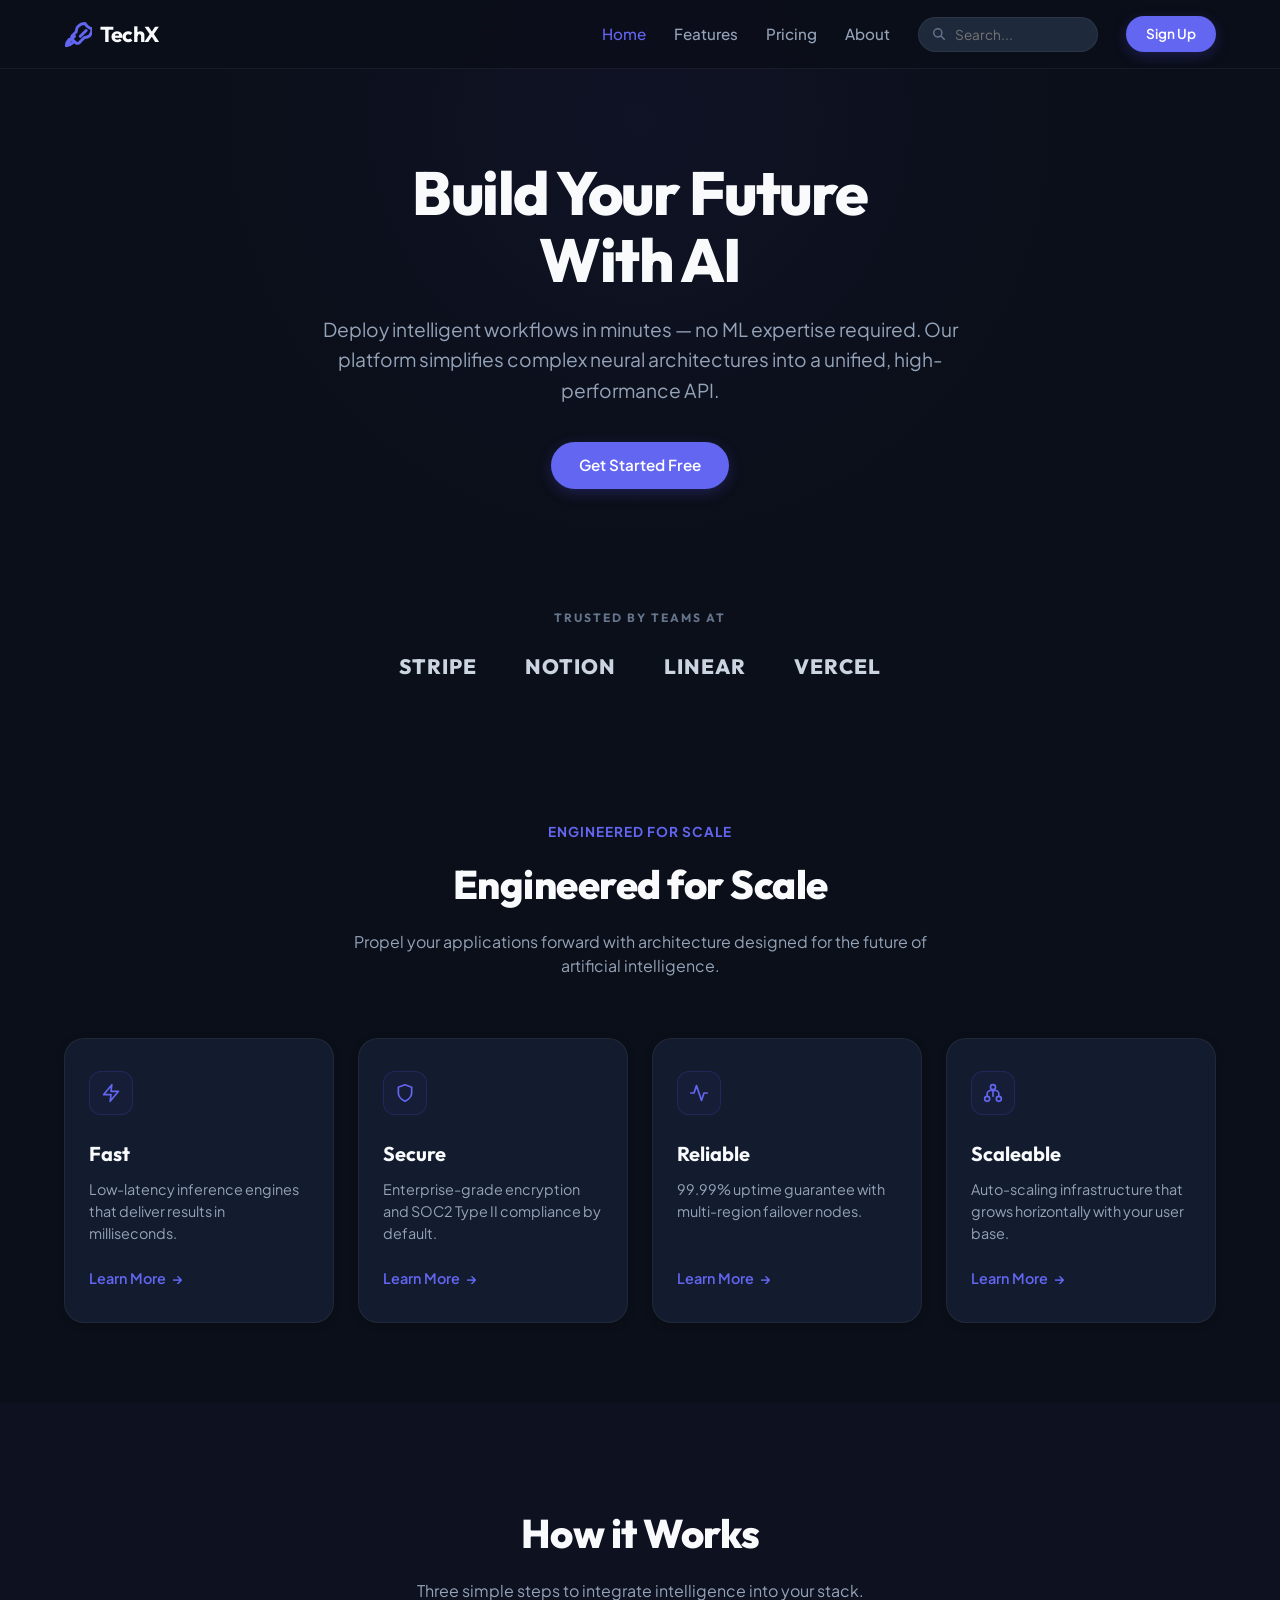
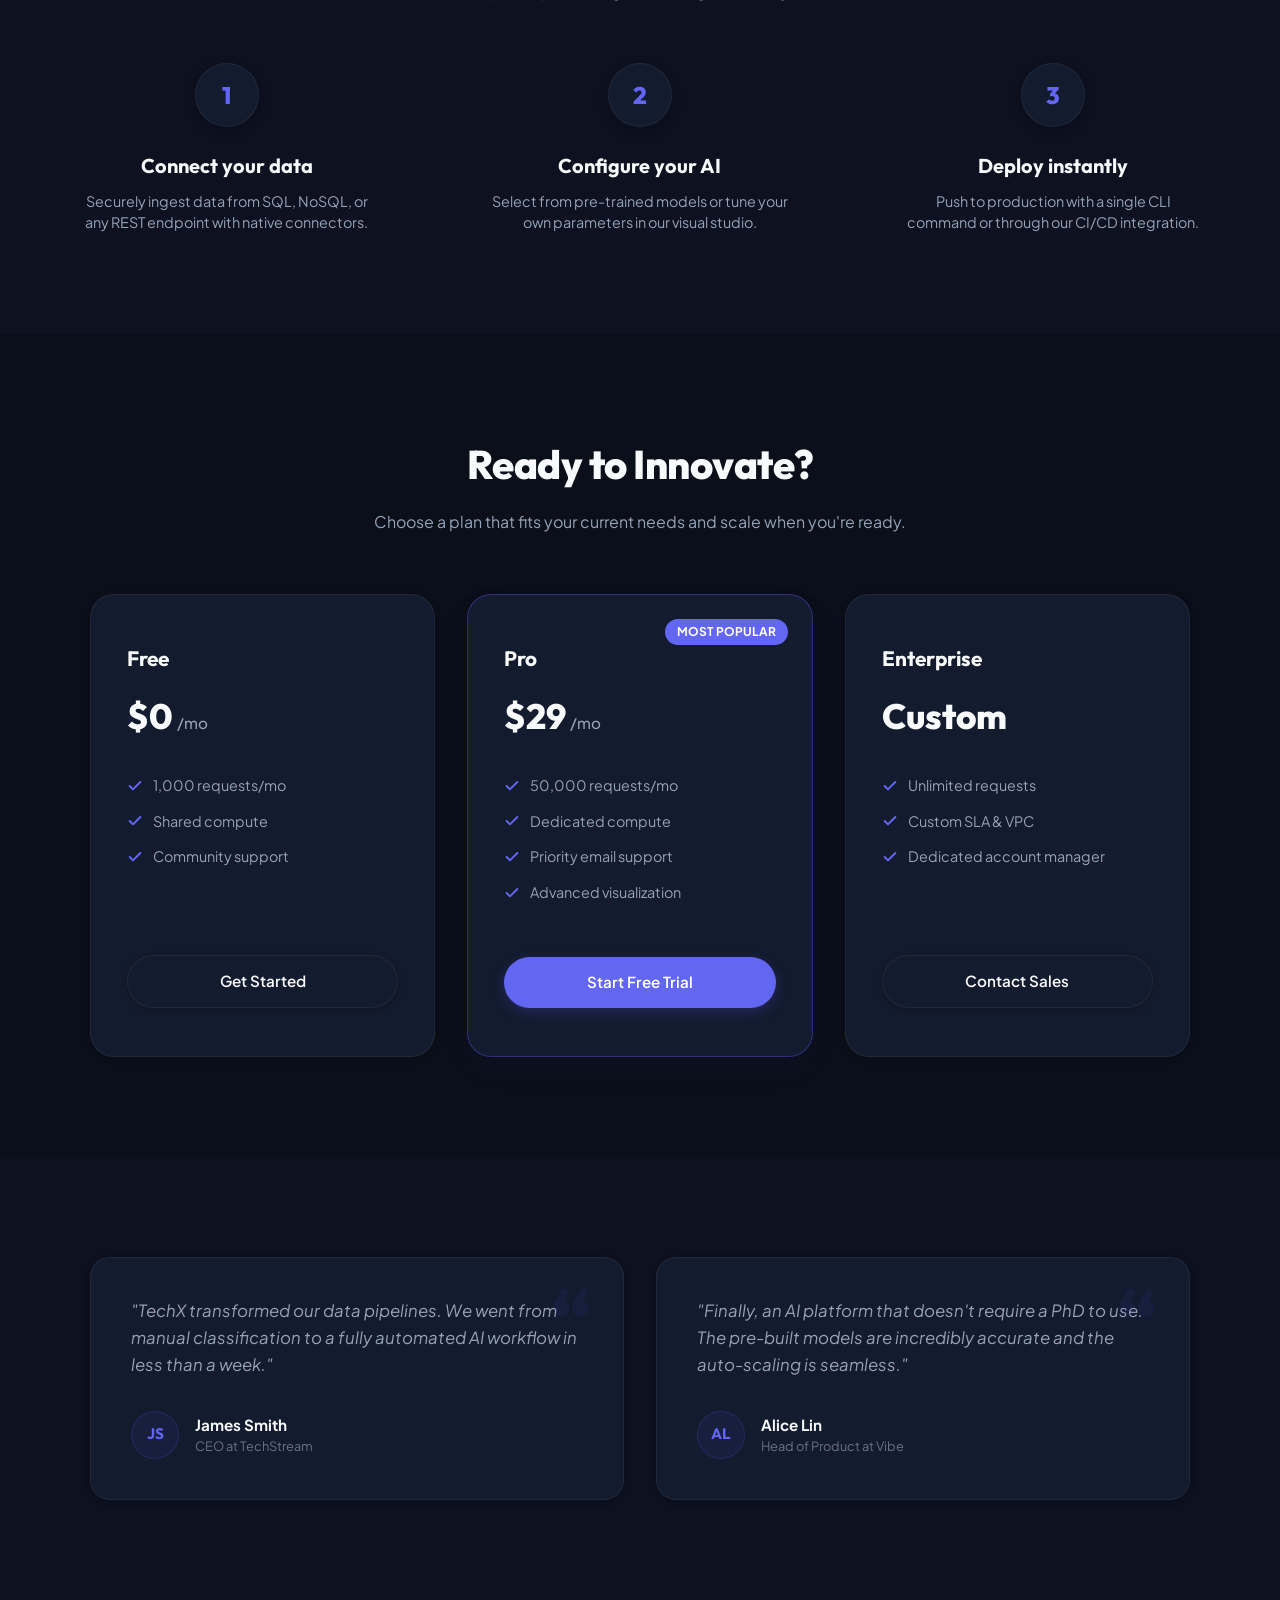
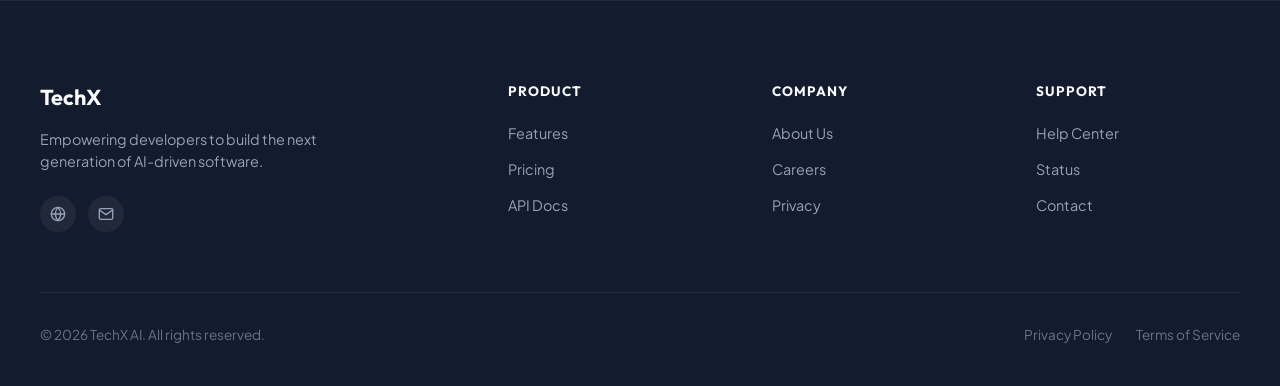
<file: business-landing-page/index.html>
<!DOCTYPE html>
<html lang="en">
<head>
    <meta charset="UTF-8">
    <meta name="viewport" content="width=device-width, initial-scale=1.0">
    <meta name="description" content="TechX AI Solutions - Deploy intelligent workflows in minutes. Rebuild your data processing stack with state-of-the-art AI.">
    <title>TechX - Build Your Future With AI</title>
    <!-- CSS File -->
    <link rel="stylesheet" href="css/style.css">
</head>
<body>

    <header>
        <nav>
            <a href="#" class="logo-wrapper">
                <svg class="logo-icon" viewBox="0 0 24 24" fill="none" stroke="currentColor" stroke-width="2.5" stroke-linecap="round" stroke-linejoin="round">
                    <path d="M4.5 16.5c-1.5 1.5-2.5 3.5-2.5 5.5C4 22 6 21 7.5 19.5M19 9l-5 5M9 14l-5 5M18 3s-3.5 0-6 2.5a6.76 6.76 0 00-1.5 4.5l-3.5 3.5A2.7 2.7 0 008 17.5l2 2a2.7 2.7 0 004-1l3.5-3.5a6.76 6.76 0 004.5-1.5C24 11 24 7.5 24 7.5S20.5 7 18 3z"/>
                </svg>
                <span class="logo-text">TechX</span>
            </a>
            <ul>
                <li><a href="#" class="active">Home</a></li>
                <li><a href="#features">Features</a></li>
                <li><a href="#pricing">Pricing</a></li>
                <li><a href="#about">About</a></li>
                <li class="search-container">
                    <input type="text" placeholder="Search..." id="nav-search">
                </li>
                <li><a href="signup.html" class="btn-primary" style="padding: 8px 20px; font-size: 0.85rem;">Sign Up</a></li>
            </ul>
        </nav>
    </header>

    <section class="hero">
        <h1>Build Your Future<br>With AI</h1>
        <p>Deploy intelligent workflows in minutes — no ML expertise required. Our platform simplifies complex neural architectures into a unified, high-performance API.</p>
        <div class="hero-buttons">
            <a href="signup.html" class="btn-primary">Get Started Free</a>
        </div>
    </section>

    <section class="trusted-strip">
        <p>Trusted by teams at</p>
        <div class="logos-container">
            <span class="logo-item">STRIPE</span>
            <span class="logo-item">NOTION</span>
            <span class="logo-item">LINEAR</span>
            <span class="logo-item">VERCEL</span>
        </div>
    </section>

    <section id="features" class="features-section">
        <div class="section-tag">Engineered for Scale</div>
        <h2>Engineered for Scale</h2>
        <p class="section-subtitle">Propel your applications forward with architecture designed for the future of artificial intelligence.</p>
        
        <div class="features-grid">
            <div class="feature-card">
                <div class="icon-wrapper">
                    <svg viewBox="0 0 24 24" fill="none" stroke="currentColor" stroke-width="2" stroke-linecap="round" stroke-linejoin="round">
                        <polygon points="13 2 3 14 12 14 11 22 21 10 12 10 13 2"/>
                    </svg>
                </div>
                <h3>Fast</h3>
                <p>Low-latency inference engines that deliver results in milliseconds.</p>
                <a href="signup.html" class="card-link">Learn More <span>→</span></a>
            </div>

            <div class="feature-card">
                <div class="icon-wrapper">
                    <svg viewBox="0 0 24 24" fill="none" stroke="currentColor" stroke-width="2" stroke-linecap="round" stroke-linejoin="round">
                        <path d="M12 22s8-4 8-10V5l-8-3-8 3v7c0 6 8 10 8 10z"/>
                    </svg>
                </div>
                <h3>Secure</h3>
                <p>Enterprise-grade encryption and SOC2 Type II compliance by default.</p>
                <a href="signup.html" class="card-link">Learn More <span>→</span></a>
            </div>

            <div class="feature-card">
                <div class="icon-wrapper">
                    <svg viewBox="0 0 24 24" fill="none" stroke="currentColor" stroke-width="2" stroke-linecap="round" stroke-linejoin="round">
                        <path d="M22 12h-4l-3 9L9 3l-3 9H2"/>
                    </svg>
                </div>
                <h3>Reliable</h3>
                <p>99.99% uptime guarantee with multi-region failover nodes.</p>
                <a href="signup.html" class="card-link">Learn More <span>→</span></a>
            </div>

            <div class="feature-card">
                <div class="icon-wrapper">
                    <svg viewBox="0 0 24 24" fill="none" stroke="currentColor" stroke-width="2" stroke-linecap="round" stroke-linejoin="round">
                        <ellipse cx="12" cy="5" rx="3" ry="3"/>
                        <ellipse cx="5" cy="19" rx="3" ry="3"/>
                        <ellipse cx="19" cy="19" rx="3" ry="3"/>
                        <path d="M5 16v-3a4 4 0 0 1 4-4h6a4 4 0 0 1 4 4v3"/>
                        <path d="M12 8v8"/>
                    </svg>
                </div>
                <h3>Scaleable</h3>
                <p>Auto-scaling infrastructure that grows horizontally with your user base.</p>
                <a href="signup.html" class="card-link">Learn More <span>→</span></a>
            </div>
        </div>
    </section>

    <section class="how-it-works">
        <div class="how-it-works-container">
            <h2>How it Works</h2>
            <p class="section-subtitle">Three simple steps to integrate intelligence into your stack.</p>
            
            <div class="steps-grid">
                <div class="step-card">
                    <div class="step-number">1</div>
                    <h3>Connect your data</h3>
                    <p>Securely ingest data from SQL, NoSQL, or any REST endpoint with native connectors.</p>
                </div>
                <div class="step-card">
                    <div class="step-number">2</div>
                    <h3>Configure your AI</h3>
                    <p>Select from pre-trained models or tune your own parameters in our visual studio.</p>
                </div>
                <div class="step-card">
                    <div class="step-number">3</div>
                    <h3>Deploy instantly</h3>
                    <p>Push to production with a single CLI command or through our CI/CD integration.</p>
                </div>
            </div>
        </div>
    </section>

    <section id="pricing" class="pricing-section">
        <h2>Ready to Innovate?</h2>
        <p class="section-subtitle">Choose a plan that fits your current needs and scale when you're ready.</p>
        
        <div class="pricing-grid">
            <div class="pricing-card">
                <h3>Free</h3>
                <div class="pricing-price">$0<span>/mo</span></div>
                <ul class="pricing-features">
                    <li>
                        <svg viewBox="0 0 24 24" fill="none" stroke="currentColor" stroke-width="3" stroke-linecap="round" stroke-linejoin="round">
                            <polyline points="20 6 9 17 4 12"/>
                        </svg>
                        1,000 requests/mo
                    </li>
                    <li>
                        <svg viewBox="0 0 24 24" fill="none" stroke="currentColor" stroke-width="3" stroke-linecap="round" stroke-linejoin="round">
                            <polyline points="20 6 9 17 4 12"/>
                        </svg>
                        Shared compute
                    </li>
                    <li>
                        <svg viewBox="0 0 24 24" fill="none" stroke="currentColor" stroke-width="3" stroke-linecap="round" stroke-linejoin="round">
                            <polyline points="20 6 9 17 4 12"/>
                        </svg>
                        Community support
                    </li>
                </ul>
                <a href="signup.html" class="btn-secondary btn-pricing">Get Started</a>
            </div>

            <div class="pricing-card popular">
                <span class="pricing-badge">Most Popular</span>
                <h3>Pro</h3>
                <div class="pricing-price">$29<span>/mo</span></div>
                <ul class="pricing-features">
                    <li>
                        <svg viewBox="0 0 24 24" fill="none" stroke="currentColor" stroke-width="3" stroke-linecap="round" stroke-linejoin="round">
                            <polyline points="20 6 9 17 4 12"/>
                        </svg>
                        50,000 requests/mo
                    </li>
                    <li>
                        <svg viewBox="0 0 24 24" fill="none" stroke="currentColor" stroke-width="3" stroke-linecap="round" stroke-linejoin="round">
                            <polyline points="20 6 9 17 4 12"/>
                        </svg>
                        Dedicated compute
                    </li>
                    <li>
                        <svg viewBox="0 0 24 24" fill="none" stroke="currentColor" stroke-width="3" stroke-linecap="round" stroke-linejoin="round">
                            <polyline points="20 6 9 17 4 12"/>
                        </svg>
                        Priority email support
                    </li>
                    <li>
                        <svg viewBox="0 0 24 24" fill="none" stroke="currentColor" stroke-width="3" stroke-linecap="round" stroke-linejoin="round">
                            <polyline points="20 6 9 17 4 12"/>
                        </svg>
                        Advanced visualization
                    </li>
                </ul>
                <a href="signup.html" class="btn-primary btn-pricing">Start Free Trial</a>
            </div>

            <div class="pricing-card">
                <h3>Enterprise</h3>
                <div class="pricing-price">Custom</div>
                <ul class="pricing-features">
                    <li>
                        <svg viewBox="0 0 24 24" fill="none" stroke="currentColor" stroke-width="3" stroke-linecap="round" stroke-linejoin="round">
                            <polyline points="20 6 9 17 4 12"/>
                        </svg>
                        Unlimited requests
                    </li>
                    <li>
                        <svg viewBox="0 0 24 24" fill="none" stroke="currentColor" stroke-width="3" stroke-linecap="round" stroke-linejoin="round">
                            <polyline points="20 6 9 17 4 12"/>
                        </svg>
                        Custom SLA & VPC
                    </li>
                    <li>
                        <svg viewBox="0 0 24 24" fill="none" stroke="currentColor" stroke-width="3" stroke-linecap="round" stroke-linejoin="round">
                            <polyline points="20 6 9 17 4 12"/>
                        </svg>
                        Dedicated account manager
                    </li>
                </ul>
                <a href="signup.html" class="btn-secondary btn-pricing">Contact Sales</a>
            </div>
        </div>
    </section>

    <section class="testimonials-section">
        <div class="testimonials-container">
            <div class="testimonials-grid">
                <div class="testimonial-card">
                    <span class="quote-mark">“</span>
                    <p class="testimonial-quote">"TechX transformed our data pipelines. We went from manual classification to a fully automated AI workflow in less than a week."</p>
                    <div class="testimonial-user">
                        <div class="user-avatar">JS</div>
                        <div class="user-details">
                            <h4>James Smith</h4>
                            <p>CEO at TechStream</p>
                        </div>
                    </div>
                </div>

                <div class="testimonial-card">
                    <span class="quote-mark">“</span>
                    <p class="testimonial-quote">"Finally, an AI platform that doesn't require a PhD to use. The pre-built models are incredibly accurate and the auto-scaling is seamless."</p>
                    <div class="testimonial-user">
                        <div class="user-avatar">AL</div>
                        <div class="user-details">
                            <h4>Alice Lin</h4>
                            <p>Head of Product at Vibe</p>
                        </div>
                    </div>
                </div>
            </div>
        </div>
    </section>

    <footer>
        <div class="footer-container">
            <div class="footer-grid">
                <div class="footer-brand">
                    <h3>TechX</h3>
                    <p>Empowering developers to build the next generation of AI-driven software.</p>
                    <div class="footer-socials">
                        <a href="#" class="social-btn">
                            <svg viewBox="0 0 24 24" fill="none" stroke="currentColor" stroke-width="2" stroke-linecap="round" stroke-linejoin="round">
                                <circle cx="12" cy="12" r="10"/><line x1="2" y1="12" x2="22" y2="12"/><path d="M12 2a15.3 15.3 0 0 1 4 10 15.3 15.3 0 0 1-4 10 15.3 15.3 0 0 1-4-10 15.3 15.3 0 0 1 4-10z"/>
                            </svg>
                        </a>
                        <a href="#" class="social-btn">
                            <svg viewBox="0 0 24 24" fill="none" stroke="currentColor" stroke-width="2" stroke-linecap="round" stroke-linejoin="round">
                                <path d="M4 4h16c1.1 0 2 .9 2 2v12c0 1.1-.9 2-2 2H4c-1.1 0-2-.9-2-2V6c0-1.1.9-2 2-2z"/><polyline points="22,6 12,13 2,6"/>
                            </svg>
                        </a>
                    </div>
                </div>
                <div class="footer-column">
                    <h4>Product</h4>
                    <ul>
                        <li><a href="#">Features</a></li>
                        <li><a href="#">Pricing</a></li>
                        <li><a href="#">API Docs</a></li>
                    </ul>
                </div>
                <div class="footer-column">
                    <h4>Company</h4>
                    <ul>
                        <li><a href="#">About Us</a></li>
                        <li><a href="#">Careers</a></li>
                        <li><a href="#">Privacy</a></li>
                    </ul>
                </div>
                <div class="footer-column">
                    <h4>Support</h4>
                    <ul>
                        <li><a href="#">Help Center</a></li>
                        <li><a href="#">Status</a></li>
                        <li><a href="#">Contact</a></li>
                    </ul>
                </div>
            </div>
            <div class="footer-bottom">
                <span>© 2026 TechX AI. All rights reserved.</span>
                <div class="footer-bottom-links">
                    <a href="#">Privacy Policy</a>
                    <a href="#">Terms of Service</a>
                </div>
            </div>
        </div>
    </footer>

    <!-- JavaScript File -->
    <script src="js/script.js"></script>

</body>
</html>
</file>
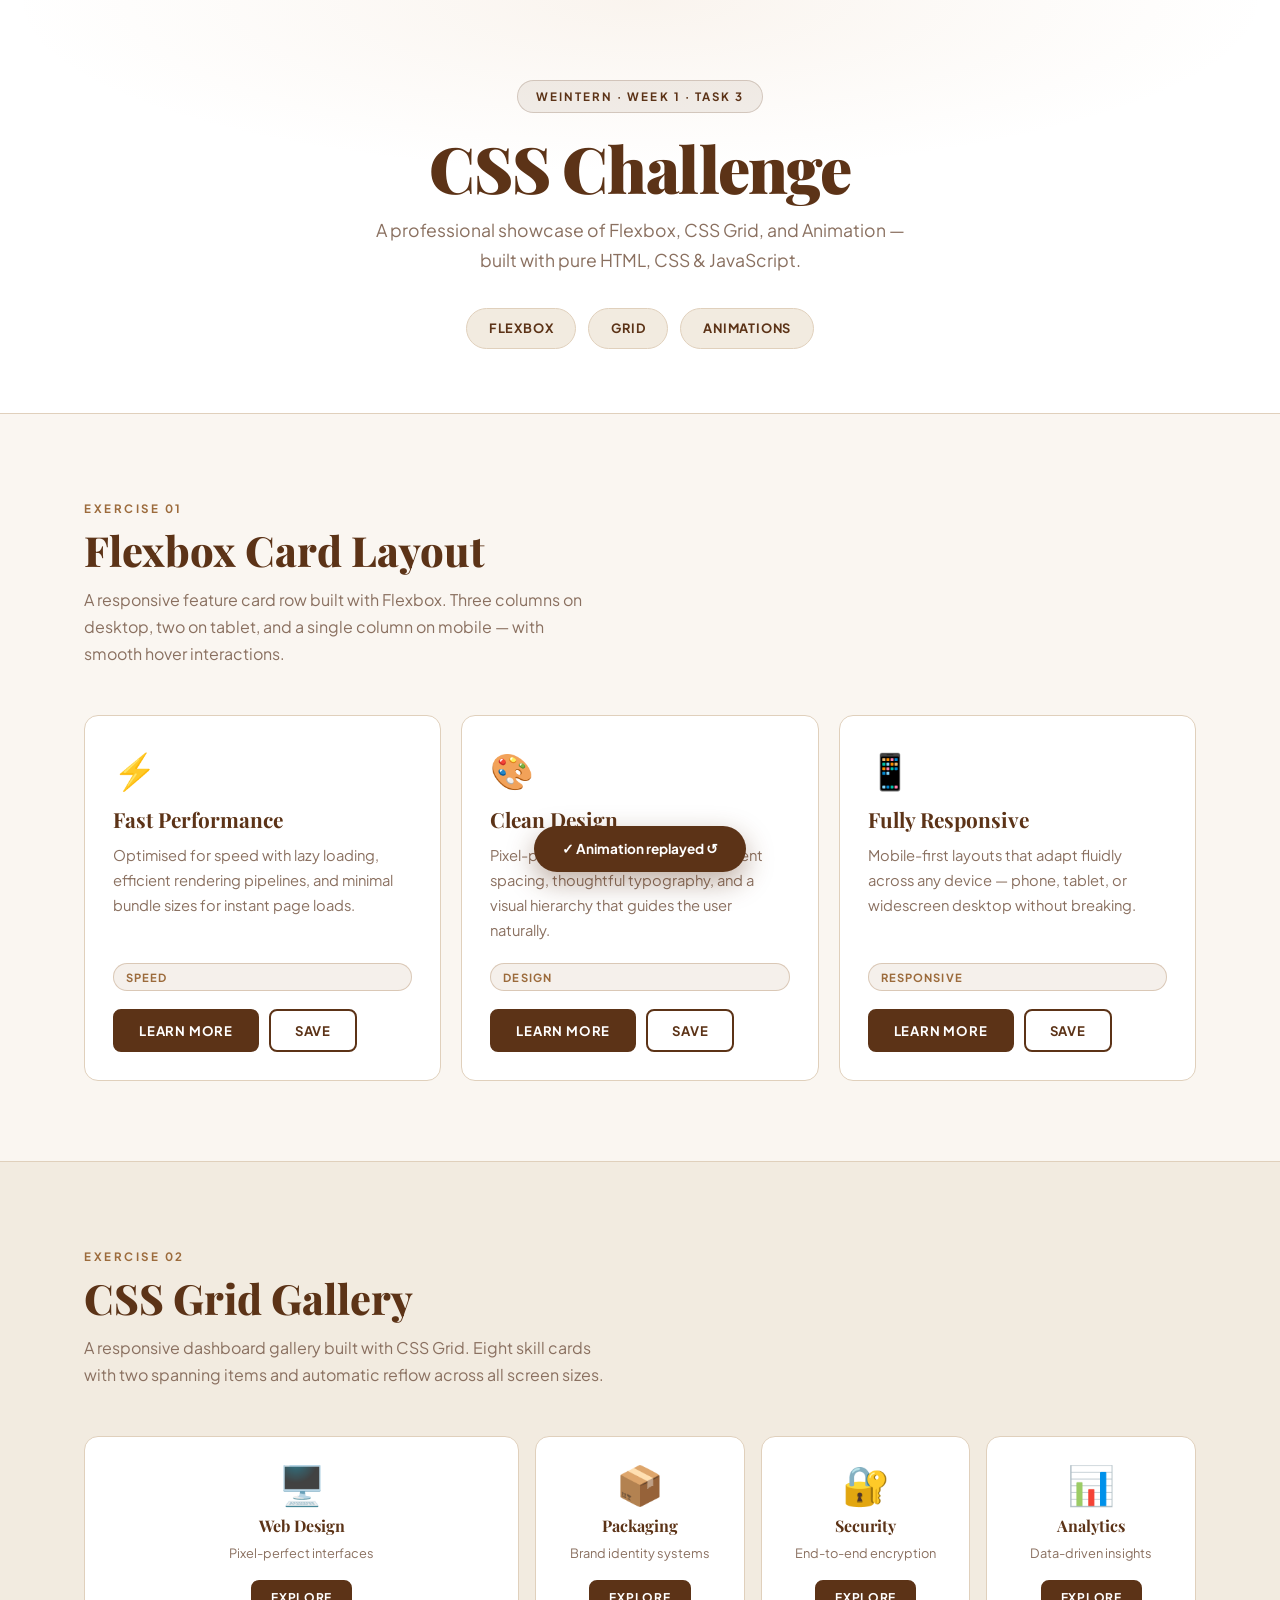
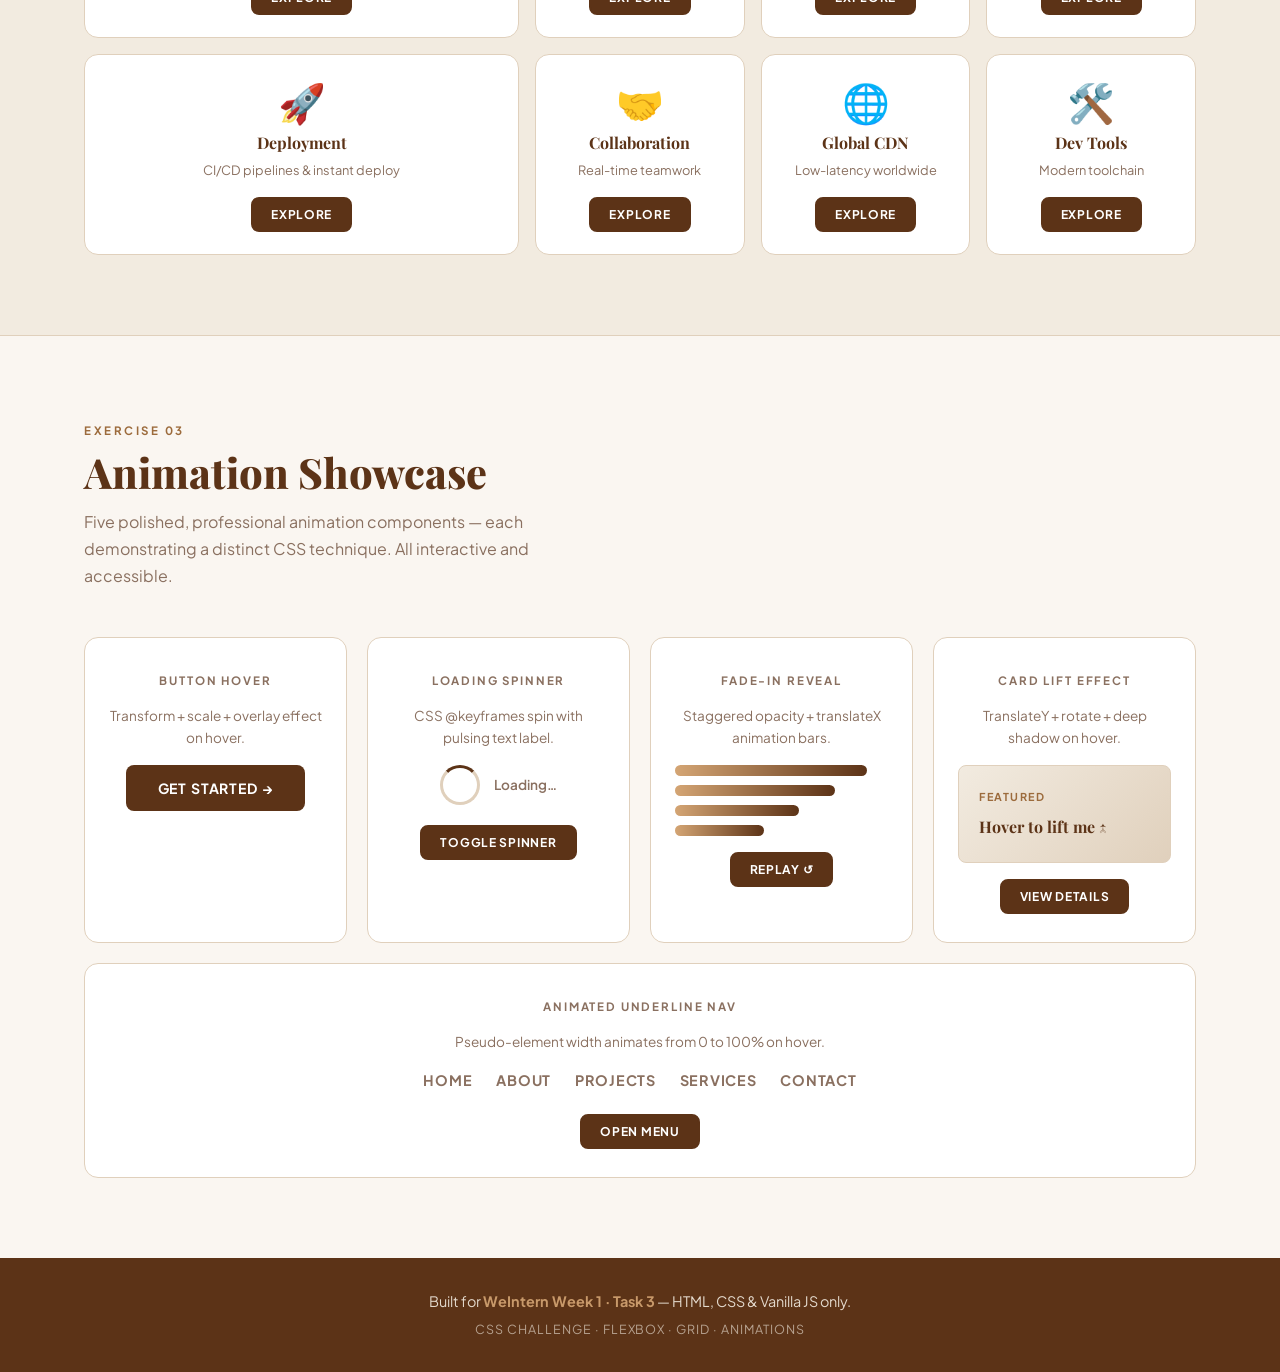
<file: css-challenge/index.html>
<!DOCTYPE html>
<html lang="en">
<head>
  <meta charset="UTF-8" />
  <meta name="viewport" content="width=device-width, initial-scale=1.0" />
  <meta name="description" content="WeIntern Week 1 — Task 3: CSS Challenge showcasing Flexbox, CSS Grid, and Animation skills." />
  <title>CSS Challenge — WeIntern Week 1 · Task 3</title>

  <!-- Google Fonts -->
  <link rel="preconnect" href="https://fonts.googleapis.com" />
  <link rel="preconnect" href="https://fonts.gstatic.com" crossorigin />
  <link
    href="https://fonts.googleapis.com/css2?family=Playfair+Display:wght@700;800;900&family=Plus+Jakarta+Sans:wght@400;500;600;700&display=swap"
    rel="stylesheet"
  />

  <!-- Main Stylesheet -->
  <link rel="stylesheet" href="css/style.css" />
</head>
<body>

  <!-- ════════════════════════════════════════
       SITE HEADER
  ════════════════════════════════════════ -->
  <header class="site-header" role="banner">
    <div class="header-inner container">
      <div class="header-badge">WeIntern · Week 1 · Task 3</div>
      <h1 class="header-title">CSS Challenge</h1>
      <p class="header-subtitle">
        A professional showcase of Flexbox, CSS Grid, and Animation — built with pure HTML, CSS &amp; JavaScript.
      </p>

      <!-- Navigation -->
      <nav class="header-nav" aria-label="Challenge sections">
        <a href="#flexbox" class="nav-pill">Flexbox</a>
        <a href="#grid" class="nav-pill">Grid</a>
        <a href="#animations" class="nav-pill">Animations</a>
      </nav>
    </div>
  </header>

  <main id="main-content">

    <!-- ════════════════════════════════════════
         SECTION 1 — FLEXBOX CHALLENGE
    ════════════════════════════════════════ -->
    <section id="flexbox" class="section" aria-labelledby="flexbox-heading">
      <div class="container">
        <div class="section-header">
          <span class="section-label" aria-hidden="true">Exercise 01</span>
          <h2 class="section-title" id="flexbox-heading">Flexbox Card Layout</h2>
          <p class="section-desc">
            A responsive feature card row built with Flexbox. Three columns on desktop, two on tablet, and a single column on mobile — with smooth hover interactions.
          </p>
        </div>

        <!-- Flexbox Card Row -->
        <div class="flex-row" role="list">

          <!-- Card 1 -->
          <article class="flex-card" role="listitem">
            <span class="card-icon" aria-hidden="true">⚡</span>
            <h3 class="card-title">Fast Performance</h3>
            <p class="card-desc">
              Optimised for speed with lazy loading, efficient rendering pipelines, and minimal bundle sizes for instant page loads.
            </p>
            <span class="card-badge">Speed</span>
            <div class="card-actions">
              <button
                class="btn btn-primary"
                id="speed-learn-btn"
                onclick="showToast('Exploring Speed Performance ⚡')"
              >
                Learn More
              </button>
              <button
                class="btn btn-outline"
                id="speed-save-btn"
                onclick="showToast('Saved to your list ✓')"
              >
                Save
              </button>
            </div>
          </article>

          <!-- Card 2 -->
          <article class="flex-card" role="listitem">
            <span class="card-icon" aria-hidden="true">🎨</span>
            <h3 class="card-title">Clean Design</h3>
            <p class="card-desc">
              Pixel-perfect interfaces with consistent spacing, thoughtful typography, and a visual hierarchy that guides the user naturally.
            </p>
            <span class="card-badge">Design</span>
            <div class="card-actions">
              <button
                class="btn btn-primary"
                id="design-learn-btn"
                onclick="showToast('Exploring Clean Design 🎨')"
              >
                Learn More
              </button>
              <button
                class="btn btn-outline"
                id="design-save-btn"
                onclick="showToast('Saved to your list ✓')"
              >
                Save
              </button>
            </div>
          </article>

          <!-- Card 3 -->
          <article class="flex-card" role="listitem">
            <span class="card-icon" aria-hidden="true">📱</span>
            <h3 class="card-title">Fully Responsive</h3>
            <p class="card-desc">
              Mobile-first layouts that adapt fluidly across any device — phone, tablet, or widescreen desktop without breaking.
            </p>
            <span class="card-badge">Responsive</span>
            <div class="card-actions">
              <button
                class="btn btn-primary"
                id="responsive-learn-btn"
                onclick="showToast('Exploring Responsive Design 📱')"
              >
                Learn More
              </button>
              <button
                class="btn btn-outline"
                id="responsive-save-btn"
                onclick="showToast('Saved to your list ✓')"
              >
                Save
              </button>
            </div>
          </article>

        </div><!-- /.flex-row -->
      </div>
    </section>

    <hr class="section-divider" aria-hidden="true" />

    <!-- ════════════════════════════════════════
         SECTION 2 — CSS GRID CHALLENGE
    ════════════════════════════════════════ -->
    <section id="grid" class="section section--alt" aria-labelledby="grid-heading">
      <div class="container">
        <div class="section-header">
          <span class="section-label" aria-hidden="true">Exercise 02</span>
          <h2 class="section-title" id="grid-heading">CSS Grid Gallery</h2>
          <p class="section-desc">
            A responsive dashboard gallery built with CSS Grid. Eight skill cards with two spanning items and automatic reflow across all screen sizes.
          </p>
        </div>

        <!-- Grid Gallery -->
        <div class="grid-gallery" role="list">

          <!-- Item 1 — spans 2 columns -->
          <article class="grid-card grid-card--span" role="listitem">
            <span class="grid-icon" aria-hidden="true">🖥️</span>
            <h3 class="grid-title">Web Design</h3>
            <p class="grid-sub">Pixel-perfect interfaces</p>
            <button
              class="btn btn-primary btn--sm"
              id="grid-webdesign-btn"
              onclick="showToast('Exploring Web Design 🖥️')"
            >
              Explore
            </button>
          </article>

          <!-- Item 2 -->
          <article class="grid-card" role="listitem">
            <span class="grid-icon" aria-hidden="true">📦</span>
            <h3 class="grid-title">Packaging</h3>
            <p class="grid-sub">Brand identity systems</p>
            <button
              class="btn btn-primary btn--sm"
              id="grid-packaging-btn"
              onclick="showToast('Exploring Packaging 📦')"
            >
              Explore
            </button>
          </article>

          <!-- Item 3 -->
          <article class="grid-card" role="listitem">
            <span class="grid-icon" aria-hidden="true">🔐</span>
            <h3 class="grid-title">Security</h3>
            <p class="grid-sub">End-to-end encryption</p>
            <button
              class="btn btn-primary btn--sm"
              id="grid-security-btn"
              onclick="showToast('Exploring Security 🔐')"
            >
              Explore
            </button>
          </article>

          <!-- Item 4 -->
          <article class="grid-card" role="listitem">
            <span class="grid-icon" aria-hidden="true">📊</span>
            <h3 class="grid-title">Analytics</h3>
            <p class="grid-sub">Data-driven insights</p>
            <button
              class="btn btn-primary btn--sm"
              id="grid-analytics-btn"
              onclick="showToast('Exploring Analytics 📊')"
            >
              Explore
            </button>
          </article>

          <!-- Item 5 — spans 2 columns -->
          <article class="grid-card grid-card--span" role="listitem">
            <span class="grid-icon" aria-hidden="true">🚀</span>
            <h3 class="grid-title">Deployment</h3>
            <p class="grid-sub">CI/CD pipelines &amp; instant deploy</p>
            <button
              class="btn btn-primary btn--sm"
              id="grid-deploy-btn"
              onclick="showToast('Exploring Deployment 🚀')"
            >
              Explore
            </button>
          </article>

          <!-- Item 6 -->
          <article class="grid-card" role="listitem">
            <span class="grid-icon" aria-hidden="true">🤝</span>
            <h3 class="grid-title">Collaboration</h3>
            <p class="grid-sub">Real-time teamwork</p>
            <button
              class="btn btn-primary btn--sm"
              id="grid-collab-btn"
              onclick="showToast('Exploring Collaboration 🤝')"
            >
              Explore
            </button>
          </article>

          <!-- Item 7 -->
          <article class="grid-card" role="listitem">
            <span class="grid-icon" aria-hidden="true">🌐</span>
            <h3 class="grid-title">Global CDN</h3>
            <p class="grid-sub">Low-latency worldwide</p>
            <button
              class="btn btn-primary btn--sm"
              id="grid-cdn-btn"
              onclick="showToast('Exploring Global CDN 🌐')"
            >
              Explore
            </button>
          </article>

          <!-- Item 8 -->
          <article class="grid-card" role="listitem">
            <span class="grid-icon" aria-hidden="true">🛠️</span>
            <h3 class="grid-title">Dev Tools</h3>
            <p class="grid-sub">Modern toolchain</p>
            <button
              class="btn btn-primary btn--sm"
              id="grid-devtools-btn"
              onclick="showToast('Exploring Dev Tools 🛠️')"
            >
              Explore
            </button>
          </article>

        </div><!-- /.grid-gallery -->
      </div>
    </section>

    <hr class="section-divider" aria-hidden="true" />

    <!-- ════════════════════════════════════════
         SECTION 3 — ANIMATION CHALLENGE
    ════════════════════════════════════════ -->
    <section id="animations" class="section" aria-labelledby="animations-heading">
      <div class="container">
        <div class="section-header">
          <span class="section-label" aria-hidden="true">Exercise 03</span>
          <h2 class="section-title" id="animations-heading">Animation Showcase</h2>
          <p class="section-desc">
            Five polished, professional animation components — each demonstrating a distinct CSS technique. All interactive and accessible.
          </p>
        </div>

        <div class="anim-grid">

          <!-- 1. Button Hover Animation -->
          <div class="anim-box">
            <h3 class="anim-label">Button Hover</h3>
            <p class="anim-desc">Transform + scale + overlay effect on hover.</p>
            <button
              class="btn-hover-demo"
              id="btn-hover-demo"
              onclick="showToast('Get Started clicked! 🎉')"
            >
              Get Started →
            </button>
          </div>

          <!-- 2. Loading Spinner -->
          <div class="anim-box">
            <h3 class="anim-label">Loading Spinner</h3>
            <p class="anim-desc">CSS @keyframes spin with pulsing text label.</p>
            <div class="spinner-wrap">
              <div class="spinner" id="spinner-el" role="status" aria-label="Loading"></div>
              <span class="spinner-text" id="spinner-text" aria-live="polite">Loading…</span>
            </div>
            <button
              class="btn btn-primary btn--sm"
              id="spinner-toggle-btn"
              onclick="toggleSpinner()"
            >
              Toggle Spinner
            </button>
          </div>

          <!-- 3. Fade-In Reveal -->
          <div class="anim-box">
            <h3 class="anim-label">Fade-In Reveal</h3>
            <p class="anim-desc">Staggered opacity + translateX animation bars.</p>
            <div class="fade-demo" id="fade-demo" aria-label="Fade animation bars">
              <div class="fade-bar" style="--delay: 0.1s; --width: 90%"></div>
              <div class="fade-bar" style="--delay: 0.25s; --width: 75%"></div>
              <div class="fade-bar" style="--delay: 0.4s; --width: 58%"></div>
              <div class="fade-bar" style="--delay: 0.55s; --width: 42%"></div>
            </div>
            <button
              class="btn btn-primary btn--sm"
              id="replay-fade-btn"
              onclick="restartFade()"
            >
              Replay ↺
            </button>
          </div>

          <!-- 4. Card Lift Effect -->
          <div class="anim-box">
            <h3 class="anim-label">Card Lift Effect</h3>
            <p class="anim-desc">TranslateY + rotate + deep shadow on hover.</p>
            <div
              class="lift-card"
              role="button"
              tabindex="0"
              aria-label="Hover or click this card to lift it"
              onclick="showToast('Card lifted! ✨')"
              onkeydown="if(event.key==='Enter') showToast('Card lifted! ✨')"
            >
              <div class="lift-tag">Featured</div>
              <div class="lift-title">Hover to lift me ↑</div>
            </div>
            <button
              class="btn btn-primary btn--sm"
              id="lift-details-btn"
              onclick="showToast('Viewing card details →')"
            >
              View Details
            </button>
          </div>

          <!-- 5. Animated Underline Nav — spans full width -->
          <div class="anim-box anim-box--full">
            <h3 class="anim-label">Animated Underline Nav</h3>
            <p class="anim-desc">Pseudo-element width animates from 0 to 100% on hover.</p>
            <nav class="underline-nav" aria-label="Example navigation">
              <a href="#" class="underline-link" onclick="showToast('Home clicked'); return false;">Home</a>
              <a href="#" class="underline-link" onclick="showToast('About clicked'); return false;">About</a>
              <a href="#" class="underline-link" onclick="showToast('Projects clicked'); return false;">Projects</a>
              <a href="#" class="underline-link" onclick="showToast('Services clicked'); return false;">Services</a>
              <a href="#" class="underline-link" onclick="showToast('Contact clicked'); return false;">Contact</a>
            </nav>
            <button
              class="btn btn-primary btn--sm"
              id="open-menu-btn"
              onclick="showToast('Menu opened! 🍔')"
            >
              Open Menu
            </button>
          </div>

        </div><!-- /.anim-grid -->
      </div>
    </section>

  </main>

  <!-- ════════════════════════════════════════
       FOOTER
  ════════════════════════════════════════ -->
  <footer class="site-footer" role="contentinfo">
    <div class="container footer-inner">
      <p class="footer-text">
        Built for <strong>WeIntern Week 1 · Task 3</strong> — HTML, CSS &amp; Vanilla JS only.
      </p>
      <p class="footer-sub">CSS Challenge · Flexbox · Grid · Animations</p>
    </div>
  </footer>

  <!-- ════════════════════════════════════════
       TOAST NOTIFICATION
  ════════════════════════════════════════ -->
  <div
    id="toast"
    class="toast"
    role="status"
    aria-live="polite"
    aria-atomic="true"
  ></div>

  <!-- Main Script -->
  <script src="js/script.js"></script>

</body>
</html>
</file>
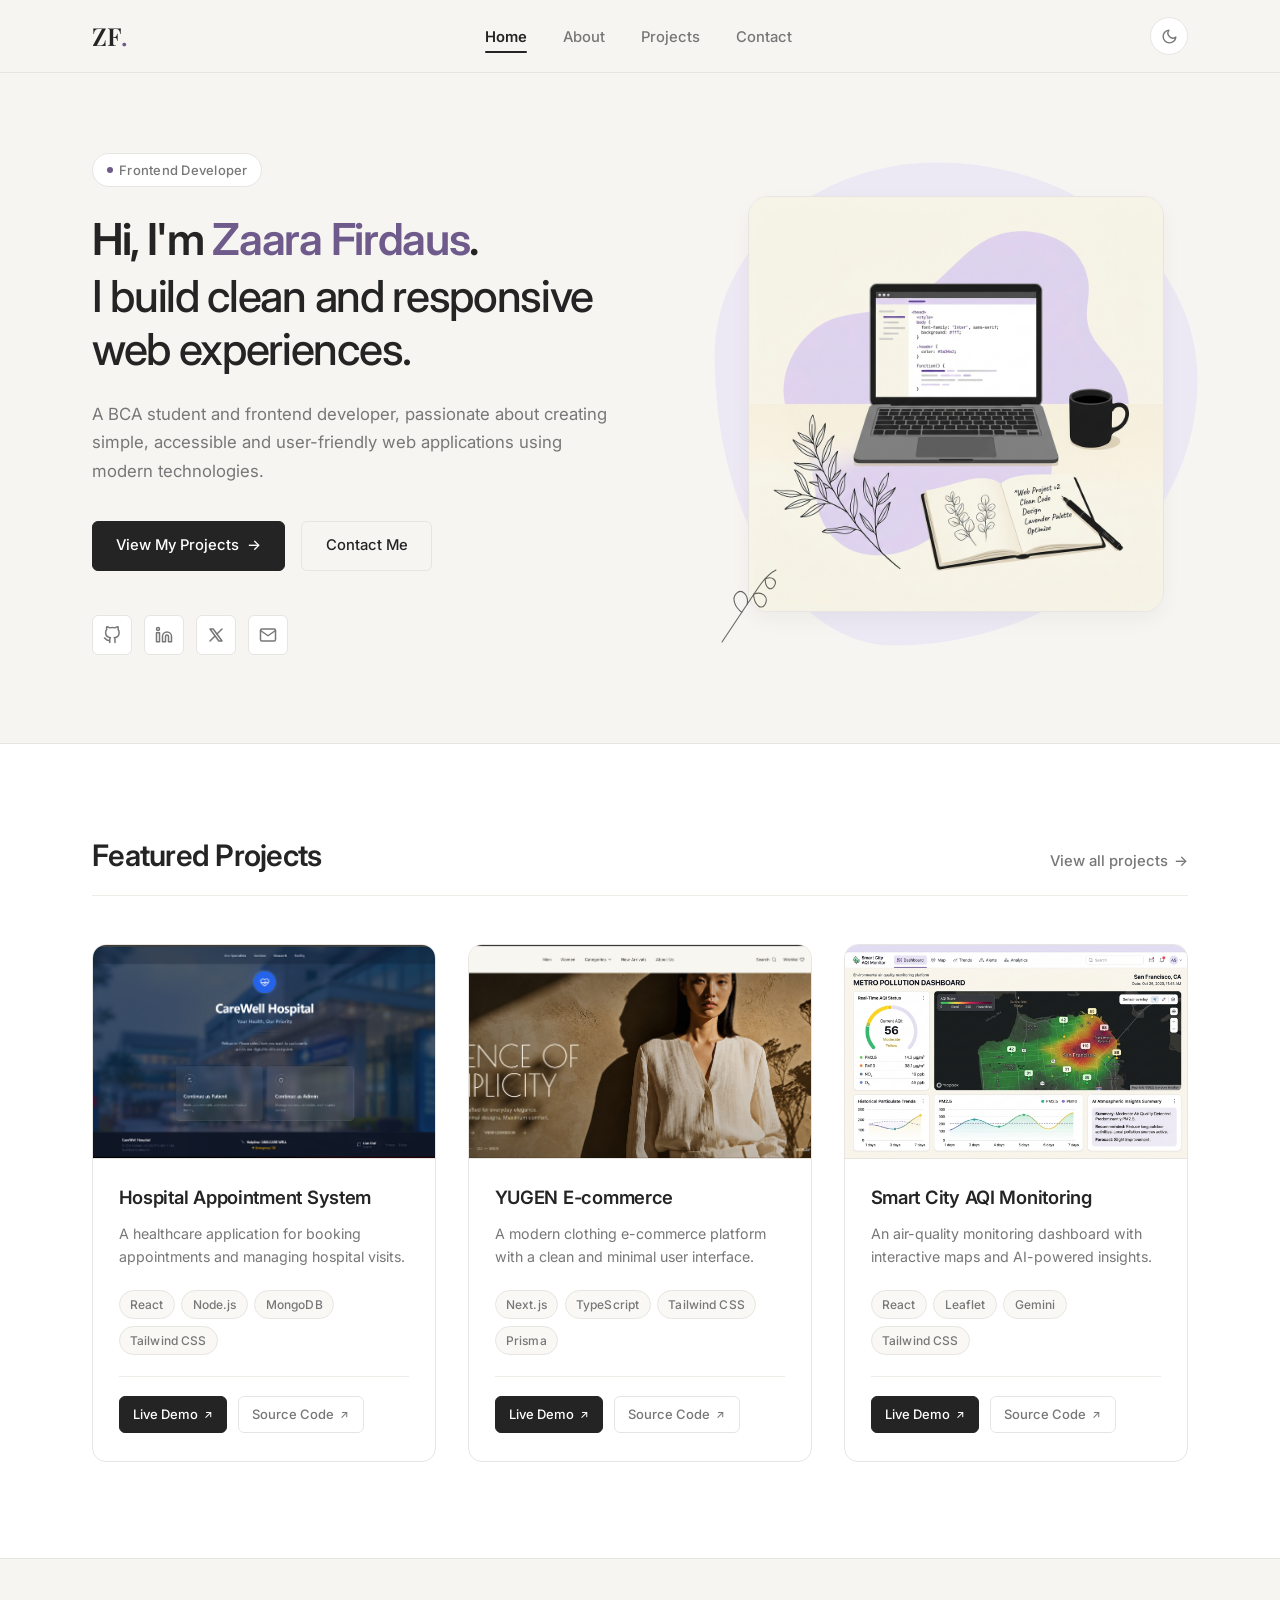
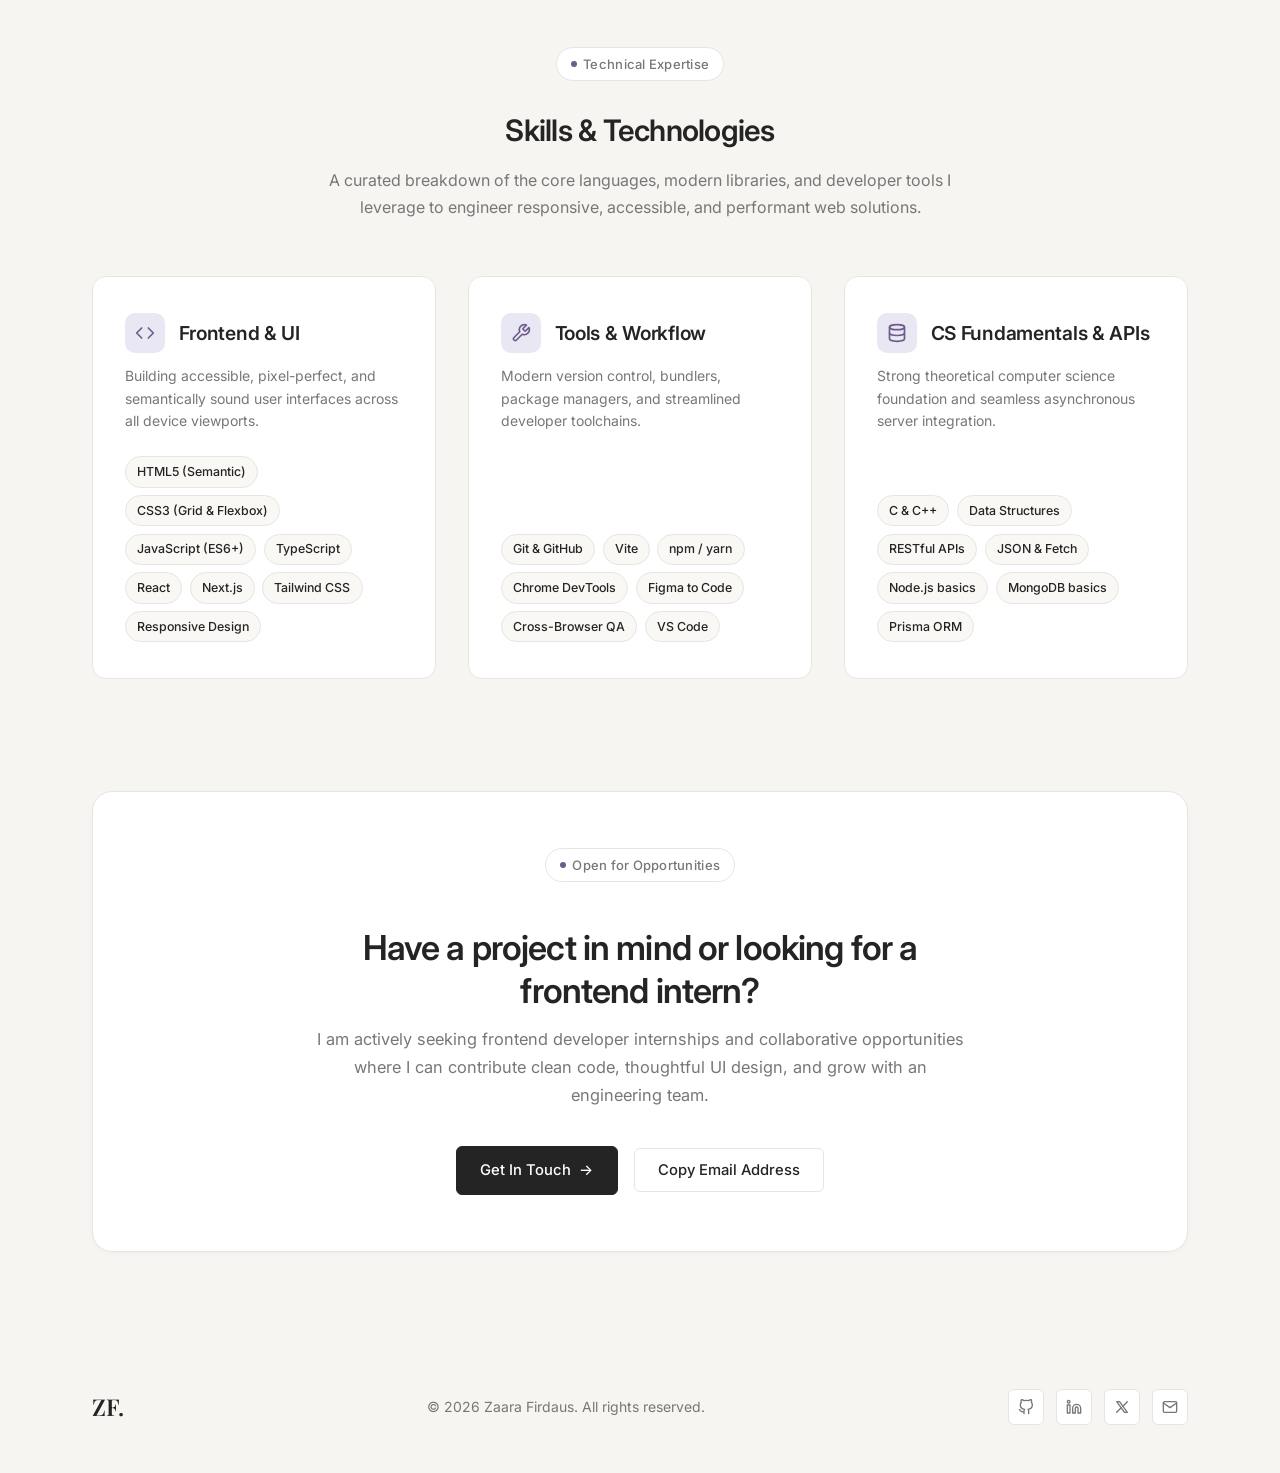
<file: portfolio-website/index.html>
<!DOCTYPE html>
<html lang="en" data-theme="light">
<head>
  <meta charset="UTF-8" />
  <meta name="viewport" content="width=device-width, initial-scale=1.0" />
  <title>Zaara Firdaus — Frontend Developer</title>
  <meta name="description" content="Personal portfolio of Zaara Firdaus, a BCA student and frontend developer crafting minimal, accessible, and responsive web experiences." />

  <!-- Google Fonts: Inter & Playfair Display -->
  <link rel="preconnect" href="https://fonts.googleapis.com" />
  <link rel="preconnect" href="https://fonts.gstatic.com" crossorigin />
  <link href="https://fonts.googleapis.com/css2?family=Inter:wght@300;400;500;600;700&family=Playfair+Display:ital,wght@0,500;0,600;0,700;1,500;1,600&display=swap" rel="stylesheet" />

  <!-- Favicon -->
  <link rel="icon" type="image/svg+xml" href="favicon.svg" />

  <!-- Stylesheet -->
  <link rel="stylesheet" href="css/style.css" />
</head>
<body>

  <!-- ── 1. NAVIGATION BAR ── -->
  <header class="navbar" id="siteHeader">
    <div class="container nav-container">
      <!-- Text Logo: ZF. in elegant serif -->
      <a href="index.html" class="nav-logo" aria-label="Zaara Firdaus Home">
        ZF<span class="logo-dot">.</span>
      </a>

      <!-- Desktop & Mobile Navigation Links -->
      <ul class="nav-menu" id="navMenu">
        <li><a href="index.html" class="nav-link active">Home</a></li>
        <li><a href="about.html" class="nav-link">About</a></li>
        <li><a href="projects.html" class="nav-link">Projects</a></li>
        <li><a href="contact.html" class="nav-link">Contact</a></li>
      </ul>

      <!-- Nav Actions (Theme Toggle & Mobile Menu Button) -->
      <div class="nav-actions">
        <!-- Theme Toggle Button -->
        <button id="themeToggle" class="theme-toggle-btn" aria-label="Toggle dark mode" title="Toggle theme">
          <!-- Moon Icon (Light mode default) -->
          <svg class="theme-icon icon-moon" viewBox="0 0 24 24" fill="none" stroke="currentColor" stroke-width="2" stroke-linecap="round" stroke-linejoin="round" aria-hidden="true">
            <path d="M21 12.79A9 9 0 1 1 11.21 3 7 7 0 0 0 21 12.79z"></path>
          </svg>
          <!-- Sun Icon (Dark mode active) -->
          <svg class="theme-icon icon-sun" viewBox="0 0 24 24" fill="none" stroke="currentColor" stroke-width="2" stroke-linecap="round" stroke-linejoin="round" aria-hidden="true">
            <circle cx="12" cy="12" r="5"></circle>
            <line x1="12" y1="1" x2="12" y2="3"></line>
            <line x1="12" y1="21" x2="12" y2="23"></line>
            <line x1="4.22" y1="4.22" x2="5.64" y2="5.64"></line>
            <line x1="18.36" y1="18.36" x2="19.78" y2="19.78"></line>
            <line x1="1" y1="12" x2="3" y2="12"></line>
            <line x1="21" y1="12" x2="23" y2="12"></line>
            <line x1="4.22" y1="19.78" x2="5.64" y2="18.36"></line>
            <line x1="18.36" y1="5.64" x2="19.78" y2="4.22"></line>
          </svg>
        </button>

        <!-- Mobile Hamburger Button -->
        <button class="nav-toggle" id="navToggle" aria-label="Toggle navigation menu" aria-expanded="false" aria-controls="navMenu">
          <span></span>
          <span></span>
        </button>
      </div>
    </div>
  </header>

  <!-- ── 2. HERO SECTION ── -->
  <main>
    <section class="hero-section" id="hero">
      <div class="container hero-grid">
        <!-- Left Column: Introduction -->
        <div class="hero-content">
          <!-- Small Outlined Pill -->
          <div class="role-pill">
            <span class="role-pill-dot" aria-hidden="true"></span>
            <span>Frontend Developer</span>
          </div>

          <!-- Main Headline -->
          <h1 class="hero-headline">
            Hi, I'm <span class="name-accent">Zaara Firdaus</span>.<br />
            <span class="headline-sub">I build clean and responsive web experiences.</span>
          </h1>

          <!-- Supporting Paragraph -->
          <p class="hero-bio">
            A BCA student and frontend developer, passionate about creating simple, accessible and user-friendly web applications using modern technologies.
          </p>

          <!-- Buttons -->
          <div class="hero-actions">
            <a href="projects.html" class="btn btn-primary">
              View My Projects <span class="btn-arrow" aria-hidden="true">→</span>
            </a>
            <a href="contact.html" class="btn btn-secondary">
              Contact Me
            </a>
          </div>

          <!-- Minimalist Social Icons -->
          <div class="hero-socials">
            <!-- GitHub -->
            <a href="https://github.com/zaaraf027-glitch" target="_blank" rel="noopener noreferrer" class="social-icon-btn" aria-label="GitHub Profile" title="GitHub">
              <svg viewBox="0 0 24 24" fill="none" stroke="currentColor" stroke-width="2" stroke-linecap="round" stroke-linejoin="round" aria-hidden="true">
                <path d="M9 19c-5 1.5-5-2.5-7-3m14 6v-3.87a3.37 3.37 0 0 0-.94-2.61c3.14-.35 6.44-1.54 6.44-7A5.44 5.44 0 0 0 20 4.77 5.07 5.07 0 0 0 19.91 1S18.73.65 16 2.48a13.38 13.38 0 0 0-7 0C6.27.65 5.09 1 5.09 1A5.07 5.07 0 0 0 5 4.77a5.44 5.44 0 0 0-1.5 3.78c0 5.42 3.3 6.61 6.44 7A3.37 3.37 0 0 0 9 18.13V22"></path>
              </svg>
            </a>

            <!-- LinkedIn -->
            <a href="https://www.linkedin.com/in/zaara-firdaus-22272a3a5" target="_blank" rel="noopener noreferrer" class="social-icon-btn" aria-label="LinkedIn Profile" title="LinkedIn">
              <svg viewBox="0 0 24 24" fill="none" stroke="currentColor" stroke-width="2" stroke-linecap="round" stroke-linejoin="round" aria-hidden="true">
                <path d="M16 8a6 6 0 0 1 6 6v7h-4v-7a2 2 0 0 0-2-2 2 2 0 0 0-2 2v7h-4v-7a6 6 0 0 1 6-6z"></path>
                <rect x="2" y="9" width="4" height="12"></rect>
                <circle cx="4" cy="4" r="2"></circle>
              </svg>
            </a>

            <!-- X (Twitter) -->
            <a href="https://x.com" target="_blank" rel="noopener noreferrer" class="social-icon-btn" aria-label="X Profile" title="X">
              <svg viewBox="0 0 24 24" fill="none" stroke="currentColor" stroke-width="2" stroke-linecap="round" stroke-linejoin="round" aria-hidden="true">
                <path d="M4 4l11.733 16h4.267l-11.733 -16z"></path>
                <path d="M4 20l6.768 -6.768m2.46 -2.46l6.772 -6.772"></path>
              </svg>
            </a>

            <!-- Email -->
            <button type="button" class="social-icon-btn email-copy-trigger" id="quickEmailBtn" aria-label="Copy email address" title="Copy email address">
              <svg viewBox="0 0 24 24" fill="none" stroke="currentColor" stroke-width="2" stroke-linecap="round" stroke-linejoin="round" aria-hidden="true">
                <path d="M4 4h16c1.1 0 2 .9 2 2v12c0 1.1-.9 2-2 2H4c-1.1 0-2-.9-2-2V6c0-1.1.9-2 2-2z"></path>
                <polyline points="22,6 12,13 2,6"></polyline>
              </svg>
            </button>
          </div>
        </div>

        <!-- Right Column: Decorative Composition -->
        <div class="hero-composition">
          <!-- Soft Lavender Organic Background Shape -->
          <div class="hero-shape-backdrop" aria-hidden="true"></div>

          <!-- Elegant Visual Composition Card -->
          <div class="hero-image-card">
            <img
              src="assets/images/hero-workspace.jpg"
              alt="Workspace desk composition with laptop, coffee mug, notebook, and delicate botanical line-art"
              class="hero-artwork"
              loading="eager"
            />
          </div>

          <!-- Delicate Botanical Line-Art SVG Accent -->
          <svg class="hero-botanical-accent" width="90" height="90" viewBox="0 0 100 100" fill="none" stroke="currentColor" stroke-width="1.2" stroke-linecap="round" stroke-linejoin="round" aria-hidden="true">
            <path d="M20,90 Q40,60 60,30 Q70,15 80,10"></path>
            <path d="M42,57 C35,52 30,42 36,36 C42,30 50,38 48,48"></path>
            <path d="M55,37 C65,33 72,40 68,48 C64,55 56,50 55,37"></path>
            <path d="M68,20 C76,16 82,22 78,28 C74,34 68,30 68,20"></path>
          </svg>
        </div>
      </div>
    </section>

    <!-- ── 3. FEATURED PROJECTS SECTION ── -->
    <section class="projects-section" id="projects">
      <div class="container">
        <!-- Section Header Row -->
        <div class="section-header-row">
          <h2 class="section-title">Featured Projects</h2>
          <a href="projects.html" class="view-all-link">
            View all projects <span class="link-arrow" aria-hidden="true">→</span>
          </a>
        </div>

        <!-- Three-Column Projects Grid -->
        <div class="projects-grid">
          <!-- Project 1: Hospital Appointment System -->
          <article class="project-card">
            <div class="card-media-wrapper">
              <img
                src="assets/images/hospital appoinment.png"
                alt="Hospital Appointment System application preview"
                class="card-media"
                loading="lazy"
              />
            </div>
            <div class="card-body">
              <h3 class="card-title">Hospital Appointment System</h3>
              <p class="card-desc">
                A healthcare application for booking appointments and managing hospital visits.
              </p>
              <div class="card-tags">
                <span class="tag">React</span>
                <span class="tag">Node.js</span>
                <span class="tag">MongoDB</span>
                <span class="tag">Tailwind CSS</span>
              </div>
              <div class="card-actions">
                <a href="https://github.com/zaaraf027-glitch" target="_blank" rel="noopener noreferrer" class="card-btn card-btn-primary">
                  Live Demo <span class="arrow" aria-hidden="true">↗</span>
                </a>
                <a href="https://github.com/zaaraf027-glitch" target="_blank" rel="noopener noreferrer" class="card-btn card-btn-outline">
                  Source Code <span class="arrow" aria-hidden="true">↗</span>
                </a>
              </div>
            </div>
          </article>

          <!-- Project 2: YUGEN E-commerce -->
          <article class="project-card">
            <div class="card-media-wrapper">
              <img
                src="assets/images/yugen.png"
                alt="YUGEN clothing e-commerce platform preview"
                class="card-media"
                loading="lazy"
              />
            </div>
            <div class="card-body">
              <h3 class="card-title">YUGEN E-commerce</h3>
              <p class="card-desc">
                A modern clothing e-commerce platform with a clean and minimal user interface.
              </p>
              <div class="card-tags">
                <span class="tag">Next.js</span>
                <span class="tag">TypeScript</span>
                <span class="tag">Tailwind CSS</span>
                <span class="tag">Prisma</span>
              </div>
              <div class="card-actions">
                <a href="https://github.com/zaaraf027-glitch" target="_blank" rel="noopener noreferrer" class="card-btn card-btn-primary">
                  Live Demo <span class="arrow" aria-hidden="true">↗</span>
                </a>
                <a href="https://github.com/zaaraf027-glitch" target="_blank" rel="noopener noreferrer" class="card-btn card-btn-outline">
                  Source Code <span class="arrow" aria-hidden="true">↗</span>
                </a>
              </div>
            </div>
          </article>

          <!-- Project 3: Smart City AQI Monitoring -->
          <article class="project-card">
            <div class="card-media-wrapper">
              <img
                src="assets/images/smart-city-aqi.jpg"
                alt="Smart City AQI air-quality monitoring dashboard preview"
                class="card-media"
                loading="lazy"
              />
            </div>
            <div class="card-body">
              <h3 class="card-title">Smart City AQI Monitoring</h3>
              <p class="card-desc">
                An air-quality monitoring dashboard with interactive maps and AI-powered insights.
              </p>
              <div class="card-tags">
                <span class="tag">React</span>
                <span class="tag">Leaflet</span>
                <span class="tag">Gemini</span>
                <span class="tag">Tailwind CSS</span>
              </div>
              <div class="card-actions">
                <a href="https://pollutree-monitor.vercel.app/" target="_blank" rel="noopener noreferrer" class="card-btn card-btn-primary">
                  Live Demo <span class="arrow" aria-hidden="true">↗</span>
                </a>
                <a href="https://github.com/zaaraf027-glitch" target="_blank" rel="noopener noreferrer" class="card-btn card-btn-outline">
                  Source Code <span class="arrow" aria-hidden="true">↗</span>
                </a>
              </div>
            </div>
          </article>
        </div>
      </div>
    </section>

    <!-- ── 4. SKILLS & TECHNOLOGIES SECTION ── -->
    <section class="skills-section" id="skills">
      <div class="container">
        <!-- Centered Header -->
        <div class="section-header-centered">
          <div class="role-pill">
            <span class="role-pill-dot" aria-hidden="true"></span>
            <span>Technical Expertise</span>
          </div>
          <h2 class="section-title">Skills &amp; Technologies</h2>
          <p class="section-subtitle">
            A curated breakdown of the core languages, modern libraries, and developer tools I leverage to engineer responsive, accessible, and performant web solutions.
          </p>
        </div>

        <!-- 3-Column Skills Grid -->
        <div class="skills-grid">
          <!-- Category 1: Frontend & UI -->
          <div class="skill-category-card">
            <div class="skill-cat-header">
              <div class="skill-cat-icon">
                <svg viewBox="0 0 24 24" fill="none" stroke="currentColor" stroke-width="2" stroke-linecap="round" stroke-linejoin="round" aria-hidden="true">
                  <polyline points="16 18 22 12 16 6"></polyline>
                  <polyline points="8 6 2 12 8 18"></polyline>
                </svg>
              </div>
              <h3 class="skill-cat-title">Frontend &amp; UI</h3>
            </div>
            <p class="skill-cat-desc">
              Building accessible, pixel-perfect, and semantically sound user interfaces across all device viewports.
            </p>
            <div class="skill-badges-list">
              <span class="skill-badge">HTML5 (Semantic)</span>
              <span class="skill-badge">CSS3 (Grid &amp; Flexbox)</span>
              <span class="skill-badge">JavaScript (ES6+)</span>
              <span class="skill-badge">TypeScript</span>
              <span class="skill-badge">React</span>
              <span class="skill-badge">Next.js</span>
              <span class="skill-badge">Tailwind CSS</span>
              <span class="skill-badge">Responsive Design</span>
            </div>
          </div>

          <!-- Category 2: Tools & Workflow -->
          <div class="skill-category-card">
            <div class="skill-cat-header">
              <div class="skill-cat-icon">
                <svg viewBox="0 0 24 24" fill="none" stroke="currentColor" stroke-width="2" stroke-linecap="round" stroke-linejoin="round" aria-hidden="true">
                  <path d="M14.7 6.3a1 1 0 0 0 0 1.4l1.6 1.6a1 1 0 0 0 1.4 0l3.77-3.77a6 6 0 0 1-7.94 7.94l-6.91 6.91a2.12 2.12 0 0 1-3-3l6.91-6.91a6 6 0 0 1 7.94-7.94l-3.76 3.76z"></path>
                </svg>
              </div>
              <h3 class="skill-cat-title">Tools &amp; Workflow</h3>
            </div>
            <p class="skill-cat-desc">
              Modern version control, bundlers, package managers, and streamlined developer toolchains.
            </p>
            <div class="skill-badges-list">
              <span class="skill-badge">Git &amp; GitHub</span>
              <span class="skill-badge">Vite</span>
              <span class="skill-badge">npm / yarn</span>
              <span class="skill-badge">Chrome DevTools</span>
              <span class="skill-badge">Figma to Code</span>
              <span class="skill-badge">Cross-Browser QA</span>
              <span class="skill-badge">VS Code</span>
            </div>
          </div>

          <!-- Category 3: Fundamentals & Backend -->
          <div class="skill-category-card">
            <div class="skill-cat-header">
              <div class="skill-cat-icon">
                <svg viewBox="0 0 24 24" fill="none" stroke="currentColor" stroke-width="2" stroke-linecap="round" stroke-linejoin="round" aria-hidden="true">
                  <ellipse cx="12" cy="5" rx="9" ry="3"></ellipse>
                  <path d="M21 12c0 1.66-4 3-9 3s-9-1.34-9-3"></path>
                  <path d="M3 5v14c0 1.66 4 3 9 3s9-1.34 9-3V5"></path>
                </svg>
              </div>
              <h3 class="skill-cat-title">CS Fundamentals &amp; APIs</h3>
            </div>
            <p class="skill-cat-desc">
              Strong theoretical computer science foundation and seamless asynchronous server integration.
            </p>
            <div class="skill-badges-list">
              <span class="skill-badge">C &amp; C++</span>
              <span class="skill-badge">Data Structures</span>
              <span class="skill-badge">RESTful APIs</span>
              <span class="skill-badge">JSON &amp; Fetch</span>
              <span class="skill-badge">Node.js basics</span>
              <span class="skill-badge">MongoDB basics</span>
              <span class="skill-badge">Prisma ORM</span>
            </div>
          </div>
        </div>
      </div>
    </section>

    <!-- ── 5. LET'S CONNECT BANNER ── -->
    <section class="connect-banner-section">
      <div class="container">
        <div class="connect-card">
          <div class="connect-content">
            <div class="role-pill">
              <span class="role-pill-dot" aria-hidden="true"></span>
              <span>Open for Opportunities</span>
            </div>
            <h2 class="connect-title">Have a project in mind or looking for a frontend intern?</h2>
            <p class="connect-desc">
              I am actively seeking frontend developer internships and collaborative opportunities where I can contribute clean code, thoughtful UI design, and grow with an engineering team.
            </p>
            <div class="connect-actions">
              <a href="contact.html" class="btn btn-primary">
                Get In Touch <span class="btn-arrow" aria-hidden="true">→</span>
              </a>
              <button type="button" class="btn btn-secondary email-copy-trigger">
                Copy Email Address
              </button>
            </div>
          </div>
        </div>
      </div>
    </section>
  </main>

  <!-- ── 4. FOOTER ── -->
  <footer class="site-footer">
    <div class="container footer-container">
      <!-- Logo -->
      <a href="index.html" class="footer-logo" aria-label="Zaara Firdaus Home">
        ZF<span class="logo-dot">.</span>
      </a>

      <!-- Copyright Text -->
      <div class="footer-copy">
        © 2026 Zaara Firdaus. All rights reserved.
      </div>

      <!-- Footer Social Links -->
      <div class="footer-socials">
        <a href="https://github.com/zaaraf027-glitch" target="_blank" rel="noopener noreferrer" class="footer-social-link" aria-label="GitHub Profile" title="GitHub">
          <svg viewBox="0 0 24 24" fill="none" stroke="currentColor" stroke-width="2" stroke-linecap="round" stroke-linejoin="round" aria-hidden="true">
            <path d="M9 19c-5 1.5-5-2.5-7-3m14 6v-3.87a3.37 3.37 0 0 0-.94-2.61c3.14-.35 6.44-1.54 6.44-7A5.44 5.44 0 0 0 20 4.77 5.07 5.07 0 0 0 19.91 1S18.73.65 16 2.48a13.38 13.38 0 0 0-7 0C6.27.65 5.09 1 5.09 1A5.07 5.07 0 0 0 5 4.77a5.44 5.44 0 0 0-1.5 3.78c0 5.42 3.3 6.61 6.44 7A3.37 3.37 0 0 0 9 18.13V22"></path>
          </svg>
        </a>
        <a href="https://www.linkedin.com/in/zaara-firdaus-22272a3a5" target="_blank" rel="noopener noreferrer" class="footer-social-link" aria-label="LinkedIn Profile" title="LinkedIn">
          <svg viewBox="0 0 24 24" fill="none" stroke="currentColor" stroke-width="2" stroke-linecap="round" stroke-linejoin="round" aria-hidden="true">
            <path d="M16 8a6 6 0 0 1 6 6v7h-4v-7a2 2 0 0 0-2-2 2 2 0 0 0-2 2v7h-4v-7a6 6 0 0 1 6-6z"></path>
            <rect x="2" y="9" width="4" height="12"></rect>
            <circle cx="4" cy="4" r="2"></circle>
          </svg>
        </a>
        <a href="https://x.com" target="_blank" rel="noopener noreferrer" class="footer-social-link" aria-label="X Profile" title="X">
          <svg viewBox="0 0 24 24" fill="none" stroke="currentColor" stroke-width="2" stroke-linecap="round" stroke-linejoin="round" aria-hidden="true">
            <path d="M4 4l11.733 16h4.267l-11.733 -16z"></path>
            <path d="M4 20l6.768 -6.768m2.46 -2.46l6.772 -6.772"></path>
          </svg>
        </a>
        <button type="button" class="footer-social-link email-copy-trigger" aria-label="Copy email address" title="Copy email address">
          <svg viewBox="0 0 24 24" fill="none" stroke="currentColor" stroke-width="2" stroke-linecap="round" stroke-linejoin="round" aria-hidden="true">
            <path d="M4 4h16c1.1 0 2 .9 2 2v12c0 1.1-.9 2-2 2H4c-1.1 0-2-.9-2-2V6c0-1.1.9-2 2-2z"></path>
            <polyline points="22,6 12,13 2,6"></polyline>
          </svg>
        </button>
      </div>
    </div>
  </footer>

  <!-- ── 5. TOAST NOTIFICATION ── -->
  <div class="toast-notification" id="toastNotification" role="status" aria-live="polite">
    <span class="toast-icon" id="toastIcon">
      <svg width="16" height="16" viewBox="0 0 24 24" fill="none" stroke="currentColor" stroke-width="2.5" stroke-linecap="round" stroke-linejoin="round">
        <polyline points="20 6 9 17 4 12"></polyline>
      </svg>
    </span>
    <span class="toast-text" id="toastText">Email copied: zaaraf027@gmail.com</span>
  </div>

  <!-- JavaScript -->
  <script src="js/script.js"></script>
</body>
</html>
</file>
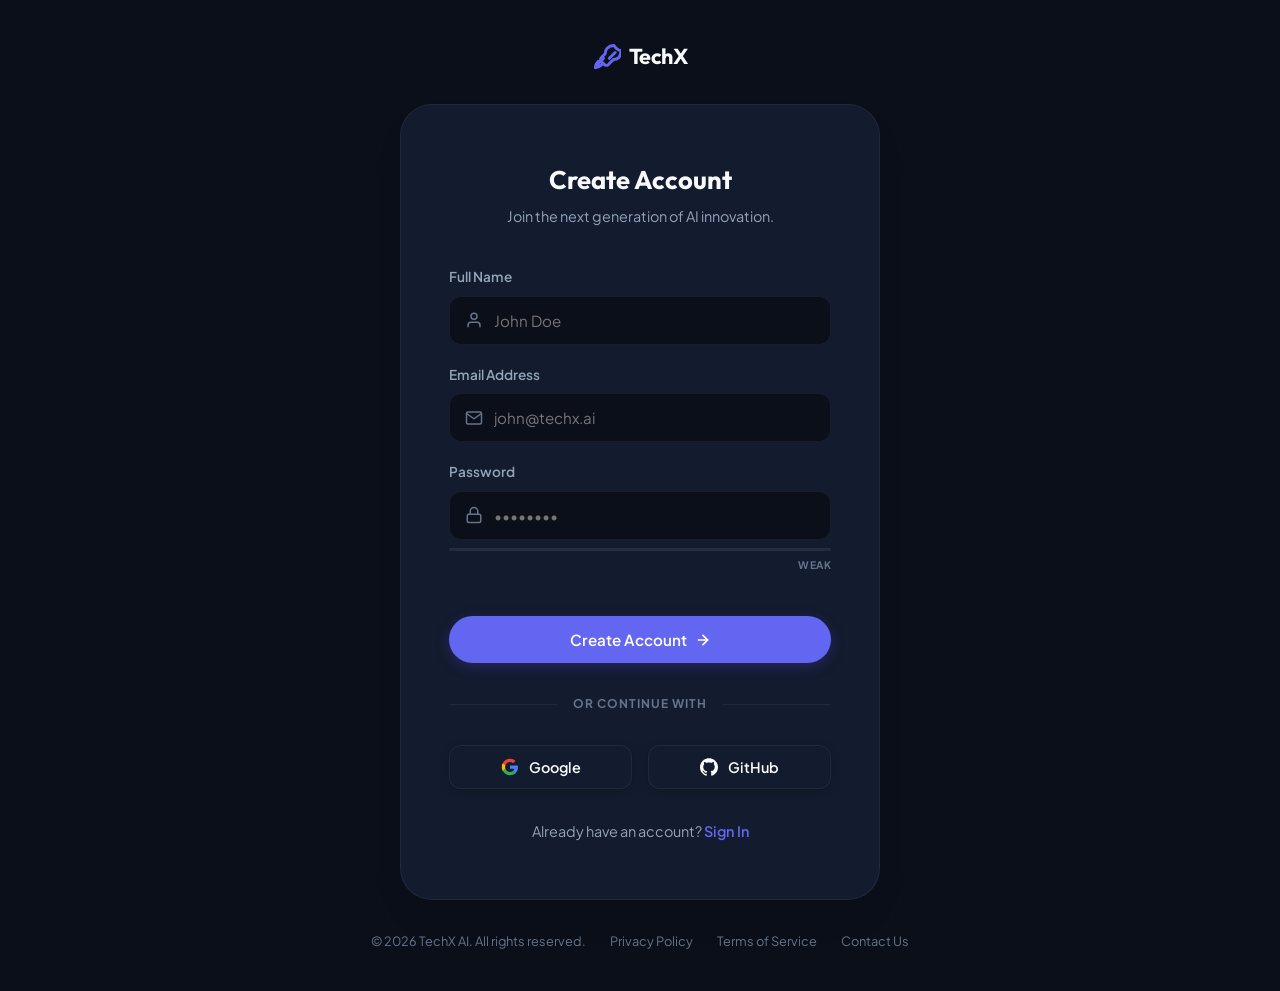
<file: business-landing-page/signup.html>
<!DOCTYPE html>
<html lang="en">
<head>
    <meta charset="UTF-8">
    <meta name="viewport" content="width=device-width, initial-scale=1.0">
    <meta name="description" content="Sign up for TechX AI solutions. Start building your future today.">
    <title>Create Account - TechX</title>
    <!-- CSS File -->
    <link rel="stylesheet" href="css/style.css">
</head>
<body>

    <main class="signup-wrapper">
        <a href="index.html" class="signup-logo-header">
            <svg class="logo-icon" viewBox="0 0 24 24" fill="none" stroke="currentColor" stroke-width="2.5" stroke-linecap="round" stroke-linejoin="round">
                <path d="M4.5 16.5c-1.5 1.5-2.5 3.5-2.5 5.5C4 22 6 21 7.5 19.5M19 9l-5 5M9 14l-5 5M18 3s-3.5 0-6 2.5a6.76 6.76 0 00-1.5 4.5l-3.5 3.5A2.7 2.7 0 008 17.5l2 2a2.7 2.7 0 004-1l3.5-3.5a6.76 6.76 0 004.5-1.5C24 11 24 7.5 24 7.5S20.5 7 18 3z"/>
            </svg>
            <span class="logo-text">TechX</span>
        </a>

        <div class="signup-card">
            <h2>Create Account</h2>
            <p class="subtitle">Join the next generation of AI innovation.</p>

            <form id="signup-form">
                <div class="form-group">
                    <label for="fullname">Full Name</label>
                    <div class="input-icon-wrapper">
                        <svg viewBox="0 0 24 24" fill="none" stroke="currentColor" stroke-width="2" stroke-linecap="round" stroke-linejoin="round">
                            <path d="M20 21v-2a4 4 0 0 0-4-4H8a4 4 0 0 0-4 4v2"/>
                            <circle cx="12" cy="7" r="4"/>
                        </svg>
                        <input type="text" id="fullname" placeholder="John Doe" required autocomplete="name">
                    </div>
                </div>

                <div class="form-group">
                    <label for="email">Email Address</label>
                    <div class="input-icon-wrapper">
                        <svg viewBox="0 0 24 24" fill="none" stroke="currentColor" stroke-width="2" stroke-linecap="round" stroke-linejoin="round">
                            <path d="M4 4h16c1.1 0 2 .9 2 2v12c0 1.1-.9 2-2 2H4c-1.1 0-2-.9-2-2V6c0-1.1.9-2 2-2z"/>
                            <polyline points="22,6 12,13 2,6"/>
                        </svg>
                        <input type="email" id="email" placeholder="john@techx.ai" required autocomplete="email">
                    </div>
                </div>

                <div class="form-group">
                    <label for="password">Password</label>
                    <div class="input-icon-wrapper">
                        <svg viewBox="0 0 24 24" fill="none" stroke="currentColor" stroke-width="2" stroke-linecap="round" stroke-linejoin="round">
                            <rect x="3" y="11" width="18" height="11" rx="2" ry="2"/>
                            <path d="M7 11V7a5 5 0 0 1 10 0v4"/>
                        </svg>
                        <input type="password" id="password" placeholder="••••••••" required autocomplete="new-password">
                    </div>
                    <div class="password-strength-container">
                        <div class="password-strength-bar">
                            <div class="password-strength-fill" id="ps-fill"></div>
                        </div>
                        <div class="password-strength-text" id="ps-text">WEAK</div>
                    </div>
                </div>

                <button type="submit" class="btn-primary btn-submit">
                    Create Account
                    <svg viewBox="0 0 24 24" fill="none" stroke="currentColor" stroke-width="2.5" stroke-linecap="round" stroke-linejoin="round" style="width: 16px; height: 16px;">
                        <line x1="5" y1="12" x2="19" y2="12"/>
                        <polyline points="12 5 19 12 12 19"/>
                    </svg>
                </button>
            </form>

            <div class="oauth-divider">
                <span>Or Continue With</span>
            </div>

            <div class="oauth-grid">
                <button type="button" class="oauth-btn" onclick="alert('Redirecting to Google OAuth...')">
                    <svg viewBox="0 0 24 24" fill="currentColor">
                        <path d="M22.56 12.25c0-.78-.07-1.53-.2-2.25H12v4.26h5.92c-.26 1.37-1.04 2.53-2.21 3.31v2.77h3.57c2.08-1.92 3.28-4.74 3.28-8.09z" fill="#4285F4"/>
                        <path d="M12 23c2.97 0 5.46-.98 7.28-2.66l-3.57-2.77c-.98.66-2.23 1.06-3.71 1.06-2.86 0-5.29-1.93-6.16-4.53H2.18v2.84C3.99 20.53 7.7 23 12 23z" fill="#34A853"/>
                        <path d="M5.84 14.09c-.22-.66-.35-1.36-.35-2.09s.13-1.43.35-2.09V7.06H2.18C1.43 8.55 1 10.22 1 12s.43 3.45 1.18 4.94l2.85-2.22.81-.63z" fill="#FBBC05"/>
                        <path d="M12 5.38c1.62 0 3.06.56 4.21 1.64l3.15-3.15C17.45 2.09 14.97 1 12 1 7.7 1 3.99 3.47 2.18 7.06l3.66 2.84c.87-2.6 3.3-4.53 6.16-4.53z" fill="#EA4335"/>
                    </svg>
                    Google
                </button>
                <button type="button" class="oauth-btn" onclick="alert('Redirecting to GitHub OAuth...')">
                    <svg viewBox="0 0 24 24" fill="currentColor">
                        <path d="M12 .297c-6.63 0-12 5.373-12 12 0 5.303 3.438 9.8 8.205 11.385.6.113.82-.258.82-.577 0-.285-.01-1.04-.015-2.04-3.338.724-4.042-1.61-4.042-1.61C4.422 18.07 3.633 17.7 3.633 17.7c-1.087-.744.084-.729.084-.729 1.205.084 1.838 1.236 1.838 1.236 1.07 1.835 2.809 1.305 3.495.998.108-.776.417-1.305.76-1.605-2.665-.3-5.466-1.332-5.466-5.93 0-1.31.465-2.38 1.235-3.22-.135-.303-.54-1.523.105-3.176 0 0 1.005-.322 3.3 1.23.96-.267 1.98-.399 3-.405 1.02.006 2.04.138 3 .405 2.28-1.552 3.285-1.23 3.285-1.23.645 1.653.24 2.873.12 3.176.765.84 1.23 1.91 1.23 3.22 0 4.61-2.805 5.625-5.475 5.92.42.36.81 1.096.81 2.22 0 1.606-.015 2.896-.015 3.286 0 .315.21.69.825.57C20.565 22.092 24 17.592 24 12.297c0-6.627-5.373-12-12-12"/>
                    </svg>
                    GitHub
                </button>
            </div>

            <div class="login-link">
                Already have an account? <a href="#" onclick="alert('Redirecting to login...')">Sign In</a>
            </div>
        </div>

        <div class="signup-footer">
            <span>© 2026 TechX AI. All rights reserved.</span>
            <a href="#">Privacy Policy</a>
            <a href="#">Terms of Service</a>
            <a href="#">Contact Us</a>
        </div>
    </main>

    <!-- JavaScript File -->
    <script src="js/script.js"></script>

</body>
</html>
</file>
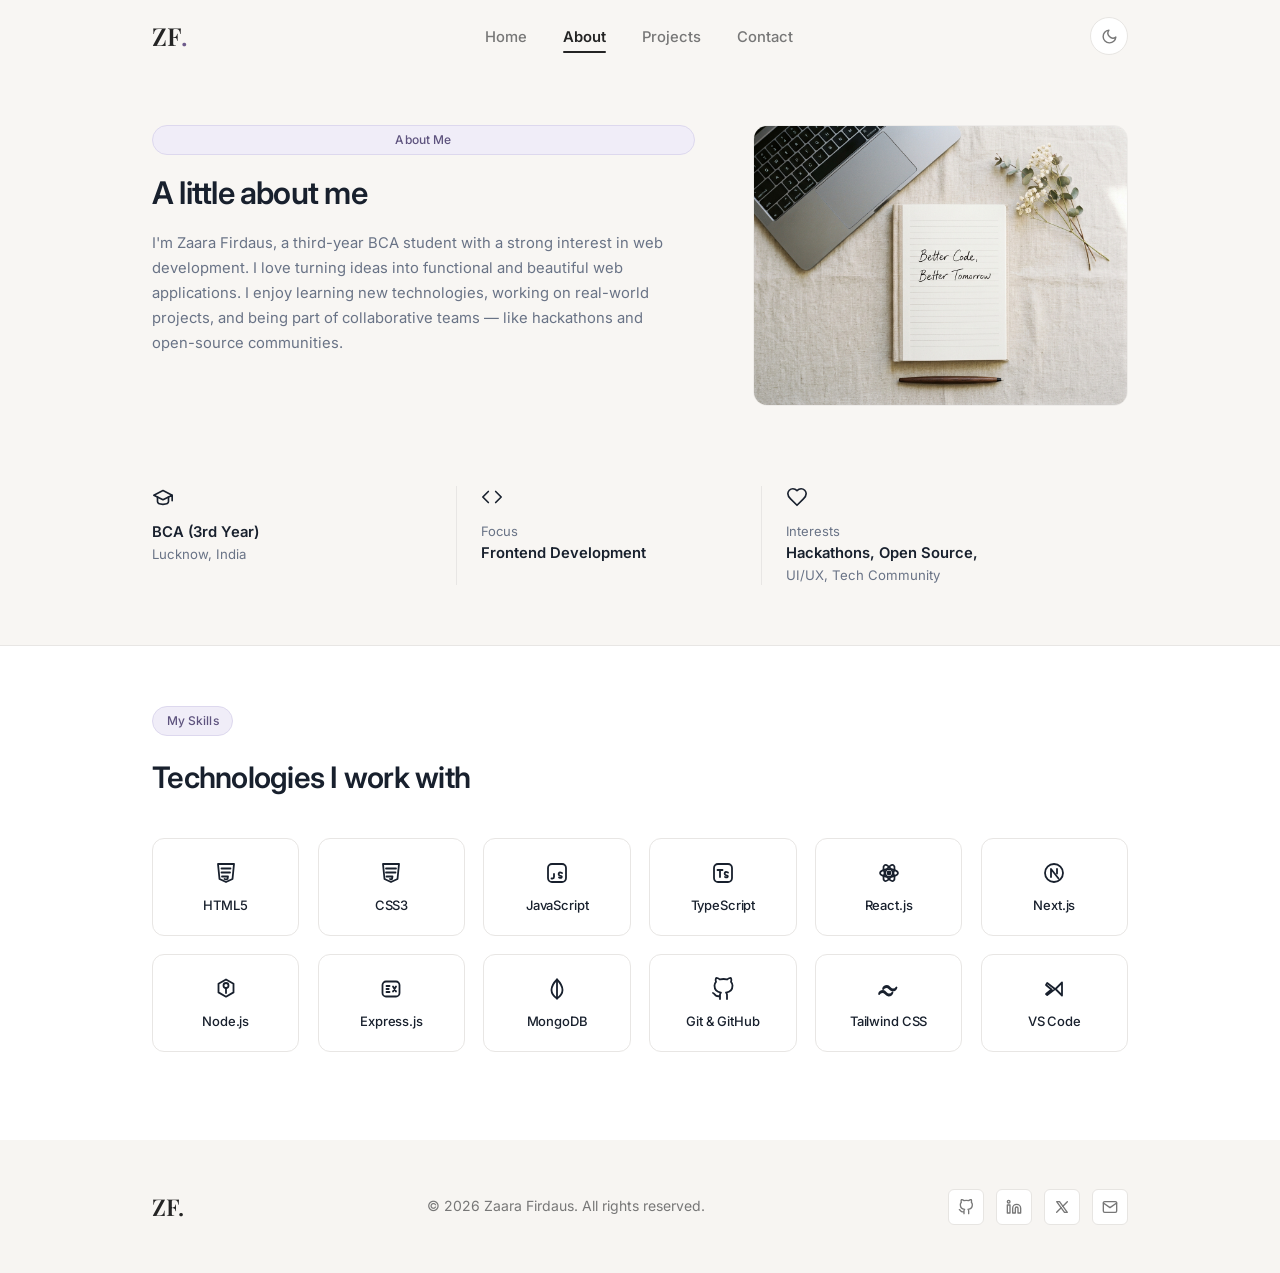
<file: portfolio-website/about.html>
<!DOCTYPE html>
<html lang="en" data-theme="light">
<head>
  <meta charset="UTF-8" />
  <meta name="viewport" content="width=device-width, initial-scale=1.0" />
  <title>About Me — Zaara Firdaus</title>
  <meta name="description" content="Learn about Zaara Firdaus, a third-year BCA student and frontend developer specializing in responsive and accessible web applications." />

  <!-- Google Fonts: Inter & Playfair Display -->
  <link rel="preconnect" href="https://fonts.googleapis.com" />
  <link rel="preconnect" href="https://fonts.gstatic.com" crossorigin />
  <link href="https://fonts.googleapis.com/css2?family=Inter:wght@300;400;500;600;700&family=Playfair+Display:ital,wght@0,500;0,600;0,700;1,500;1,600&display=swap" rel="stylesheet" />

  <!-- Favicon -->
  <link rel="icon" type="image/svg+xml" href="favicon.svg" />

  <!-- Stylesheet -->
  <link rel="stylesheet" href="css/style.css" />
</head>
<body class="about-page">

  <!-- ── 1. NAVIGATION BAR ── -->
  <header class="navbar" id="siteHeader">
    <div class="about-container nav-container">
      <!-- Text Logo: ZF. in elegant serif -->
      <a href="index.html" class="nav-logo" aria-label="Zaara Firdaus Home">
        ZF<span class="logo-dot">.</span>
      </a>

      <!-- Desktop & Mobile Navigation Links -->
      <ul class="nav-menu" id="navMenu">
        <li><a href="index.html" class="nav-link">Home</a></li>
        <li><a href="about.html" class="nav-link active">About</a></li>
        <li><a href="projects.html" class="nav-link">Projects</a></li>
        <li><a href="contact.html" class="nav-link">Contact</a></li>
      </ul>

      <!-- Nav Actions (Theme Toggle & Mobile Menu Button) -->
      <div class="nav-actions">
        <!-- Theme Toggle Button -->
        <button id="themeToggle" class="theme-toggle-btn" aria-label="Toggle dark mode" title="Toggle theme">
          <svg class="theme-icon icon-moon" viewBox="0 0 24 24" fill="none" stroke="currentColor" stroke-width="2" stroke-linecap="round" stroke-linejoin="round" aria-hidden="true">
            <path d="M21 12.79A9 9 0 1 1 11.21 3 7 7 0 0 0 21 12.79z"></path>
          </svg>
          <svg class="theme-icon icon-sun" viewBox="0 0 24 24" fill="none" stroke="currentColor" stroke-width="2" stroke-linecap="round" stroke-linejoin="round" aria-hidden="true">
            <circle cx="12" cy="12" r="5"></circle>
            <line x1="12" y1="1" x2="12" y2="3"></line>
            <line x1="12" y1="21" x2="12" y2="23"></line>
            <line x1="4.22" y1="4.22" x2="5.64" y2="5.64"></line>
            <line x1="18.36" y1="18.36" x2="19.78" y2="19.78"></line>
            <line x1="1" y1="12" x2="3" y2="12"></line>
            <line x1="21" y1="12" x2="23" y2="12"></line>
            <line x1="4.22" y1="19.78" x2="5.64" y2="18.36"></line>
            <line x1="18.36" y1="5.64" x2="19.78" y2="4.22"></line>
          </svg>
        </button>

        <!-- Mobile Hamburger Button -->
        <button class="nav-toggle" id="navToggle" aria-label="Toggle navigation menu" aria-expanded="false" aria-controls="navMenu">
          <span></span>
          <span></span>
        </button>
      </div>
    </div>
  </header>

  <!-- ── 2. MAIN CONTENT ── -->
  <main>
    <!-- ── INTRODUCTION SECTION (WARM IVORY BACKGROUND) ── -->
    <section class="about-hero-section">
      <div class="about-container">

        <!-- Two-Column Introduction: Biography (Left) & Workspace Photo (Right) -->
        <div class="about-intro-grid">
          <!-- Left Column: Biography -->
          <div class="about-intro-left">
            <div class="about-pill">About Me</div>
            <h1 class="about-heading">A little about me</h1>
            <p class="about-bio-text">
              I'm Zaara Firdaus, a third-year BCA student with a strong interest in web development. I love turning ideas into functional and beautiful web applications. I enjoy learning new technologies, working on real-world projects, and being part of collaborative teams — like hackathons and open-source communities.
            </p>
          </div>

          <!-- Right Column: Workspace Photograph -->
          <div class="about-photo-col">
            <img
              src="assets/images/about-workspace.jpg"
              alt="Workspace flat lay with laptop keyboard, notebook with handwritten notes, and dried flowers"
              class="about-workspace-img"
              loading="eager"
            />
          </div>
        </div>

        <!-- Three Information Blocks Row -->
        <div class="about-blocks-row">
          <!-- Block 1: Education -->
          <div class="about-block-item">
            <div class="about-block-icon" aria-hidden="true">
              <svg viewBox="0 0 24 24" fill="none" stroke="currentColor" stroke-width="1.8" stroke-linecap="round" stroke-linejoin="round">
                <path d="M22 10v6M2 10l10-5 10 5-10 5z"></path>
                <path d="M6 12v5c0 2 3 3 6 3s6-1 6-3v-5"></path>
              </svg>
            </div>
            <div class="about-block-val">BCA (3rd Year)</div>
            <div class="about-block-sub">Lucknow, India</div>
          </div>

          <!-- Block 2: Focus -->
          <div class="about-block-item">
            <div class="about-block-icon" aria-hidden="true">
              <svg viewBox="0 0 24 24" fill="none" stroke="currentColor" stroke-width="1.8" stroke-linecap="round" stroke-linejoin="round">
                <polyline points="16 18 22 12 16 6"></polyline>
                <polyline points="8 6 2 12 8 18"></polyline>
              </svg>
            </div>
            <div class="about-block-label">Focus</div>
            <div class="about-block-val">Frontend Development</div>
          </div>

          <!-- Block 3: Interests -->
          <div class="about-block-item">
            <div class="about-block-icon" aria-hidden="true">
              <svg viewBox="0 0 24 24" fill="none" stroke="currentColor" stroke-width="1.8" stroke-linecap="round" stroke-linejoin="round">
                <path d="M19 14c1.49-1.46 3-3.21 3-5.5A5.5 5.5 0 0 0 16.5 3c-1.76 0-3 .5-4.5 2-1.5-1.5-2.74-2-4.5-2A5.5 5.5 0 0 0 2 8.5c0 2.3 1.5 4.05 3 5.5l7 7Z"></path>
              </svg>
            </div>
            <div class="about-block-label">Interests</div>
            <div class="about-block-val">Hackathons, Open Source,</div>
            <div class="about-block-sub">UI/UX, Tech Community</div>
          </div>
        </div>

      </div>
    </section>

    <!-- ── 3. SKILLS SECTION (WHITE BACKGROUND, 6-COLUMN x 2-ROW GRID) ── -->
    <section class="about-tech-section">
      <div class="about-container">
        <!-- Section Tag & Heading -->
        <div class="about-pill">My Skills</div>
        <h2 class="about-tech-heading">Technologies I work with</h2>

        <!-- 6-Column, 2-Row Skills Grid -->
        <div class="about-tech-grid">
          <!-- 1. HTML5 -->
          <div class="tech-icon-card">
            <div class="tech-icon-svg" aria-hidden="true">
              <svg viewBox="0 0 24 24" fill="none" stroke="currentColor" stroke-width="1.8" stroke-linecap="round" stroke-linejoin="round">
                <path d="M4 3l1.5 15L12 21l6.5-3L20 3H4z"></path>
                <path d="M7.5 7.5h9"></path>
                <path d="M7.5 11.5h8.5"></path>
                <path d="M8 15.5h6l-.5 2.5-1.5.5-1.5-.5"></path>
              </svg>
            </div>
            <span class="tech-icon-label">HTML5</span>
          </div>

          <!-- 2. CSS3 -->
          <div class="tech-icon-card">
            <div class="tech-icon-svg" aria-hidden="true">
              <svg viewBox="0 0 24 24" fill="none" stroke="currentColor" stroke-width="1.8" stroke-linecap="round" stroke-linejoin="round">
                <path d="M4 3l1.5 15L12 21l6.5-3L20 3H4z"></path>
                <path d="M7 7.5h10"></path>
                <path d="M7 11.5h9.5"></path>
                <path d="M7.5 15.5h6l-.5 2.5-1 0.5-1-0.5"></path>
              </svg>
            </div>
            <span class="tech-icon-label">CSS3</span>
          </div>

          <!-- 3. JavaScript -->
          <div class="tech-icon-card">
            <div class="tech-icon-svg" aria-hidden="true">
              <svg viewBox="0 0 24 24" fill="none" stroke="currentColor" stroke-width="1.8" stroke-linecap="round" stroke-linejoin="round">
                <rect x="3" y="3" width="18" height="18" rx="4"></rect>
                <path d="M9 13v3a1.5 1.5 0 0 1-1.5 1.5H6.5"></path>
                <path d="M14 16.5c1 .5 2 .5 2.5 0s.5-1-.5-1.5l-1.5-.5c-1-.5-1-1.5-.5-2.5s2-.5 3 0"></path>
              </svg>
            </div>
            <span class="tech-icon-label">JavaScript</span>
          </div>

          <!-- 4. TypeScript -->
          <div class="tech-icon-card">
            <div class="tech-icon-svg" aria-hidden="true">
              <svg viewBox="0 0 24 24" fill="none" stroke="currentColor" stroke-width="1.8" stroke-linecap="round" stroke-linejoin="round">
                <rect x="3" y="3" width="18" height="18" rx="4"></rect>
                <path d="M6.5 9h5m-2.5 0v7"></path>
                <path d="M14 16c1 .5 2 .5 2.5 0s.5-1-.5-1.5l-1.5-.5c-1-.5-1-1.5-.5-2.5s2-.5 3 0"></path>
              </svg>
            </div>
            <span class="tech-icon-label">TypeScript</span>
          </div>

          <!-- 5. React.js -->
          <div class="tech-icon-card">
            <div class="tech-icon-svg" aria-hidden="true">
              <svg viewBox="0 0 24 24" fill="none" stroke="currentColor" stroke-width="1.8">
                <ellipse cx="12" cy="12" rx="9" ry="3.8" transform="rotate(0 12 12)"></ellipse>
                <ellipse cx="12" cy="12" rx="9" ry="3.8" transform="rotate(60 12 12)"></ellipse>
                <ellipse cx="12" cy="12" rx="9" ry="3.8" transform="rotate(120 12 12)"></ellipse>
                <circle cx="12" cy="12" r="1.5" fill="currentColor"></circle>
              </svg>
            </div>
            <span class="tech-icon-label">React.js</span>
          </div>

          <!-- 6. Next.js -->
          <div class="tech-icon-card">
            <div class="tech-icon-svg" aria-hidden="true">
              <svg viewBox="0 0 24 24" fill="none" stroke="currentColor" stroke-width="1.8" stroke-linecap="round" stroke-linejoin="round">
                <circle cx="12" cy="12" r="9"></circle>
                <path d="M9 16V8l7.5 9.5"></path>
                <path d="M15 8v4.5"></path>
              </svg>
            </div>
            <span class="tech-icon-label">Next.js</span>
          </div>

          <!-- 7. Node.js -->
          <div class="tech-icon-card">
            <div class="tech-icon-svg" aria-hidden="true">
              <svg viewBox="0 0 24 24" fill="none" stroke="currentColor" stroke-width="1.8" stroke-linecap="round" stroke-linejoin="round">
                <path d="M12 2.5l7.5 4.3v8.6L12 19.7l-7.5-4.3V6.8L12 2.5z"></path>
                <path d="M12 11a2.5 2.5 0 1 0 0-5 2.5 2.5 0 0 0 0 5z"></path>
                <path d="M12 11v5"></path>
              </svg>
            </div>
            <span class="tech-icon-label">Node.js</span>
          </div>

          <!-- 8. Express.js -->
          <div class="tech-icon-card">
            <div class="tech-icon-svg" aria-hidden="true">
              <svg viewBox="0 0 24 24" fill="none" stroke="currentColor" stroke-width="1.8" stroke-linecap="round" stroke-linejoin="round">
                <rect x="3.5" y="4.5" width="17" height="15" rx="3.5"></rect>
                <path d="M7.5 9h3m-3 3h2.2m-2.2 3h3"></path>
                <path d="M14 9.5l3 5m0-5l-3 5"></path>
              </svg>
            </div>
            <span class="tech-icon-label">Express.js</span>
          </div>

          <!-- 9. MongoDB -->
          <div class="tech-icon-card">
            <div class="tech-icon-svg" aria-hidden="true">
              <svg viewBox="0 0 24 24" fill="none" stroke="currentColor" stroke-width="1.8" stroke-linecap="round" stroke-linejoin="round">
                <path d="M12 2.5C12 2.5 6.5 8 6.5 13C6.5 16.5 9 19.5 12 21.5C15 19.5 17.5 16.5 17.5 13C17.5 8 12 2.5 12 2.5Z"></path>
                <path d="M12 2.5V21.5"></path>
              </svg>
            </div>
            <span class="tech-icon-label">MongoDB</span>
          </div>

          <!-- 10. Git & GitHub -->
          <div class="tech-icon-card">
            <div class="tech-icon-svg" aria-hidden="true">
              <svg viewBox="0 0 24 24" fill="none" stroke="currentColor" stroke-width="1.8" stroke-linecap="round" stroke-linejoin="round">
                <path d="M9 19c-5 1.5-5-2.5-7-3m14 6v-3.87a3.37 3.37 0 0 0-.94-2.61c3.14-.35 6.44-1.54 6.44-7A5.44 5.44 0 0 0 20 4.77 5.07 5.07 0 0 0 19.91 1S18.73.65 16 2.48a13.38 13.38 0 0 0-7 0C6.27.65 5.09 1 5.09 1A5.07 5.07 0 0 0 5 4.77a5.44 5.44 0 0 0-1.5 3.78c0 5.42 3.3 6.61 6.44 7A3.37 3.37 0 0 0 9 18.13V22"></path>
              </svg>
            </div>
            <span class="tech-icon-label">Git &amp; GitHub</span>
          </div>

          <!-- 11. Tailwind CSS -->
          <div class="tech-icon-card">
            <div class="tech-icon-svg" aria-hidden="true">
              <svg viewBox="0 0 24 24" fill="none" stroke="currentColor" stroke-width="1.8" stroke-linecap="round" stroke-linejoin="round">
                <path d="M6 12c.5-2 2-3 4-3 3 0 3 3.5 6 3.5 2 0 3-1 3.5-2-.5 2-2 3-4 3-3 0-3-3.5-6-3.5-2 0-3 1-3.5 2z"></path>
                <path d="M2 17c.5-2 2-3 4-3 3 0 3 3.5 6 3.5 2 0 3-1 3.5-2-.5 2-2 3-4 3-3 0-3-3.5-6-3.5-2 0-3 1-3.5 2z"></path>
              </svg>
            </div>
            <span class="tech-icon-label">Tailwind CSS</span>
          </div>

          <!-- 12. VS Code -->
          <div class="tech-icon-card">
            <div class="tech-icon-svg" aria-hidden="true">
              <svg viewBox="0 0 24 24" fill="none" stroke="currentColor" stroke-width="1.8" stroke-linecap="round" stroke-linejoin="round">
                <path d="M4 17l5.5-4.5L4 8l1.2-2 7.8 6-7.8 6z"></path>
                <path d="M13.5 12l6.5 6.5V5.5L13.5 12z"></path>
              </svg>
            </div>
            <span class="tech-icon-label">VS Code</span>
          </div>
        </div>

      </div>
    </section>
  </main>

  <!-- ── 4. FOOTER ── -->
  <footer class="site-footer">
    <div class="about-container footer-container">
      <a href="index.html" class="footer-logo" aria-label="Zaara Firdaus Home">
        ZF<span class="logo-dot">.</span>
      </a>

      <div class="footer-copy">
        © 2026 Zaara Firdaus. All rights reserved.
      </div>

      <div class="footer-socials">
        <a href="https://github.com/zaaraf027-glitch" target="_blank" rel="noopener noreferrer" class="footer-social-link" aria-label="GitHub Profile" title="GitHub">
          <svg viewBox="0 0 24 24" fill="none" stroke="currentColor" stroke-width="2" stroke-linecap="round" stroke-linejoin="round" aria-hidden="true">
            <path d="M9 19c-5 1.5-5-2.5-7-3m14 6v-3.87a3.37 3.37 0 0 0-.94-2.61c3.14-.35 6.44-1.54 6.44-7A5.44 5.44 0 0 0 20 4.77 5.07 5.07 0 0 0 19.91 1S18.73.65 16 2.48a13.38 13.38 0 0 0-7 0C6.27.65 5.09 1 5.09 1A5.07 5.07 0 0 0 5 4.77a5.44 5.44 0 0 0-1.5 3.78c0 5.42 3.3 6.61 6.44 7A3.37 3.37 0 0 0 9 18.13V22"></path>
          </svg>
        </a>
        <a href="https://www.linkedin.com/in/zaara-firdaus-22272a3a5" target="_blank" rel="noopener noreferrer" class="footer-social-link" aria-label="LinkedIn Profile" title="LinkedIn">
          <svg viewBox="0 0 24 24" fill="none" stroke="currentColor" stroke-width="2" stroke-linecap="round" stroke-linejoin="round" aria-hidden="true">
            <path d="M16 8a6 6 0 0 1 6 6v7h-4v-7a2 2 0 0 0-2-2 2 2 0 0 0-2 2v7h-4v-7a6 6 0 0 1 6-6z"></path>
            <rect x="2" y="9" width="4" height="12"></rect>
            <circle cx="4" cy="4" r="2"></circle>
          </svg>
        </a>
        <a href="https://x.com" target="_blank" rel="noopener noreferrer" class="footer-social-link" aria-label="X Profile" title="X">
          <svg viewBox="0 0 24 24" fill="none" stroke="currentColor" stroke-width="2" stroke-linecap="round" stroke-linejoin="round" aria-hidden="true">
            <path d="M4 4l11.733 16h4.267l-11.733 -16z"></path>
            <path d="M4 20l6.768 -6.768m2.46 -2.46l6.772 -6.772"></path>
          </svg>
        </a>
        <button type="button" class="footer-social-link email-copy-trigger" aria-label="Copy email address" title="Copy email address">
          <svg viewBox="0 0 24 24" fill="none" stroke="currentColor" stroke-width="2" stroke-linecap="round" stroke-linejoin="round" aria-hidden="true">
            <path d="M4 4h16c1.1 0 2 .9 2 2v12c0 1.1-.9 2-2 2H4c-1.1 0-2-.9-2-2V6c0-1.1.9-2 2-2z"></path>
            <polyline points="22,6 12,13 2,6"></polyline>
          </svg>
        </button>
      </div>
    </div>
  </footer>

  <!-- ── 5. TOAST NOTIFICATION ── -->
  <div class="toast-notification" id="toastNotification" role="status" aria-live="polite">
    <span class="toast-icon" id="toastIcon">
      <svg width="16" height="16" viewBox="0 0 24 24" fill="none" stroke="currentColor" stroke-width="2.5" stroke-linecap="round" stroke-linejoin="round">
        <polyline points="20 6 9 17 4 12"></polyline>
      </svg>
    </span>
    <span class="toast-text" id="toastText">Email copied: zaaraf027@gmail.com</span>
  </div>

  <!-- JavaScript -->
  <script src="js/script.js"></script>
</body>
</html>
</file>
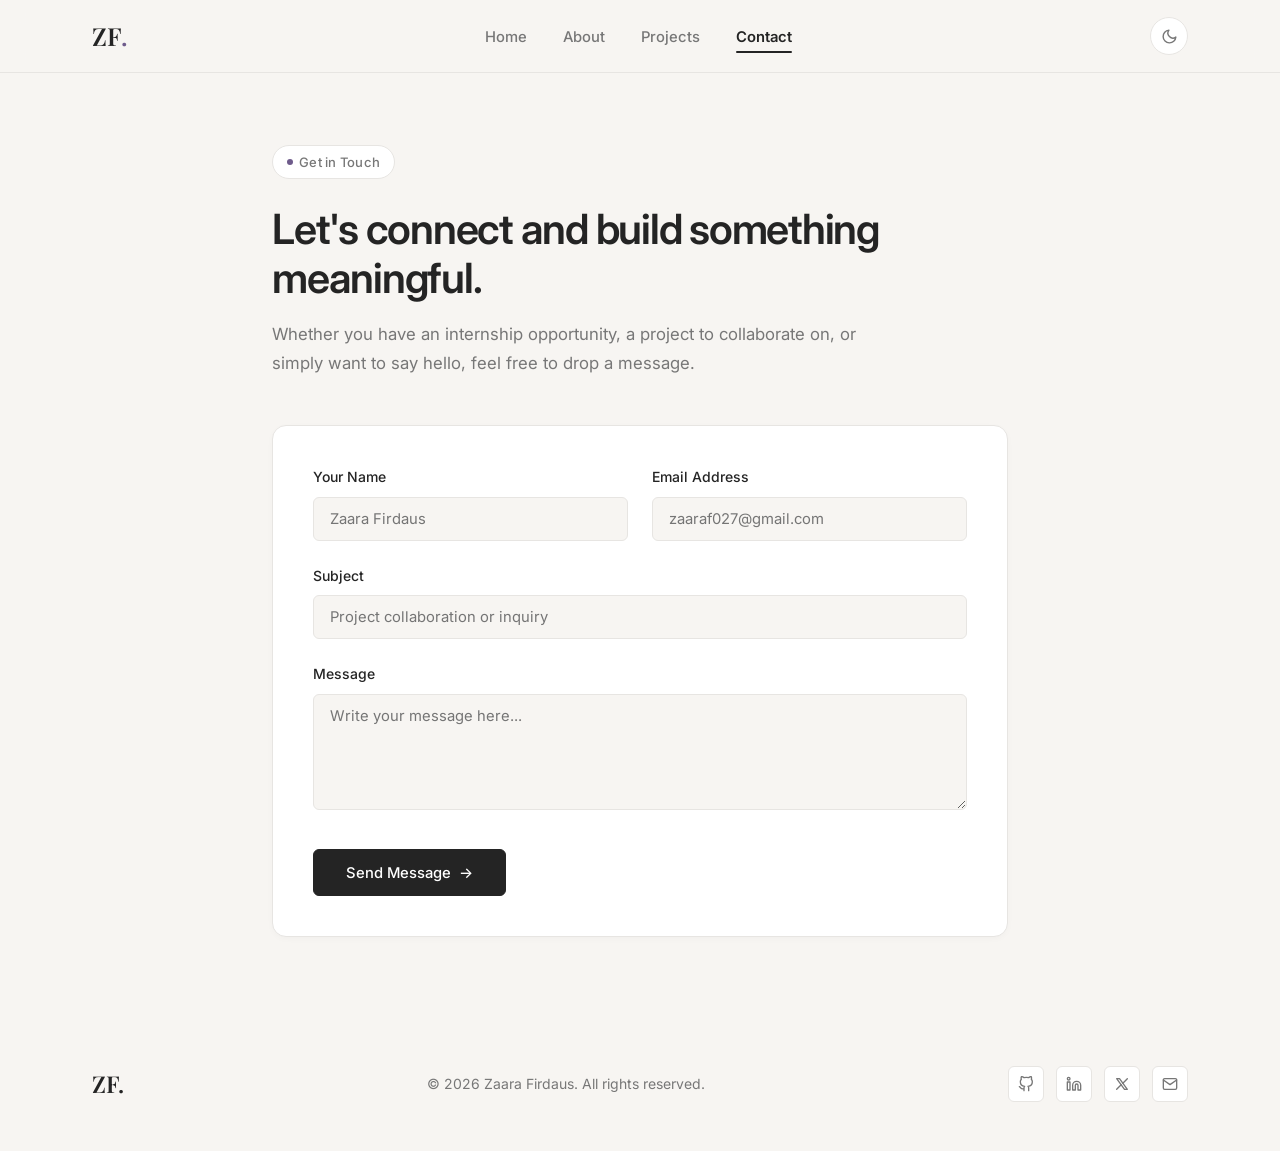
<file: portfolio-website/contact.html>
<!DOCTYPE html>
<html lang="en" data-theme="light">
<head>
  <meta charset="UTF-8" />
  <meta name="viewport" content="width=device-width, initial-scale=1.0" />
  <title>Contact — Zaara Firdaus</title>
  <meta name="description" content="Get in touch with Zaara Firdaus for web development collaborations, internships, and project inquiries." />

  <!-- Google Fonts: Inter & Playfair Display -->
  <link rel="preconnect" href="https://fonts.googleapis.com" />
  <link rel="preconnect" href="https://fonts.gstatic.com" crossorigin />
  <link href="https://fonts.googleapis.com/css2?family=Inter:wght@300;400;500;600;700&family=Playfair+Display:ital,wght@0,500;0,600;0,700;1,500;1,600&display=swap" rel="stylesheet" />

  <!-- Favicon -->
  <link rel="icon" type="image/svg+xml" href="favicon.svg" />

  <!-- Stylesheet -->
  <link rel="stylesheet" href="css/style.css" />
</head>
<body>

  <!-- ── NAVIGATION BAR ── -->
  <header class="navbar" id="siteHeader">
    <div class="container nav-container">
      <a href="index.html" class="nav-logo" aria-label="Zaara Firdaus Home">
        ZF<span class="logo-dot">.</span>
      </a>

      <ul class="nav-menu" id="navMenu">
        <li><a href="index.html" class="nav-link">Home</a></li>
        <li><a href="about.html" class="nav-link">About</a></li>
        <li><a href="projects.html" class="nav-link">Projects</a></li>
        <li><a href="contact.html" class="nav-link active">Contact</a></li>
      </ul>

      <div class="nav-actions">
        <button id="themeToggle" class="theme-toggle-btn" aria-label="Toggle dark mode" title="Toggle theme">
          <svg class="theme-icon icon-moon" viewBox="0 0 24 24" fill="none" stroke="currentColor" stroke-width="2" stroke-linecap="round" stroke-linejoin="round" aria-hidden="true">
            <path d="M21 12.79A9 9 0 1 1 11.21 3 7 7 0 0 0 21 12.79z"></path>
          </svg>
          <svg class="theme-icon icon-sun" viewBox="0 0 24 24" fill="none" stroke="currentColor" stroke-width="2" stroke-linecap="round" stroke-linejoin="round" aria-hidden="true">
            <circle cx="12" cy="12" r="5"></circle>
            <line x1="12" y1="1" x2="12" y2="3"></line>
            <line x1="12" y1="21" x2="12" y2="23"></line>
            <line x1="4.22" y1="4.22" x2="5.64" y2="5.64"></line>
            <line x1="18.36" y1="18.36" x2="19.78" y2="19.78"></line>
            <line x1="1" y1="12" x2="3" y2="12"></line>
            <line x1="21" y1="12" x2="23" y2="12"></line>
            <line x1="4.22" y1="19.78" x2="5.64" y2="18.36"></line>
            <line x1="18.36" y1="5.64" x2="19.78" y2="4.22"></line>
          </svg>
        </button>

        <button class="nav-toggle" id="navToggle" aria-label="Toggle navigation menu" aria-expanded="false" aria-controls="navMenu">
          <span></span>
          <span></span>
        </button>
      </div>
    </div>
  </header>

  <!-- ── MAIN CONTENT ── -->
  <main>
    <section class="hero-section" style="padding: 4.5rem 0 5rem;">
      <div class="container" style="max-width: 800px;">
        <div class="role-pill">
          <span class="role-pill-dot" aria-hidden="true"></span>
          <span>Get in Touch</span>
        </div>
        <h1 class="hero-headline" style="font-size: 2.6rem; margin-bottom: 1rem;">
          Let's connect and build something meaningful.
        </h1>
        <p class="hero-bio" style="max-width: 620px; margin-bottom: 3rem;">
          Whether you have an internship opportunity, a project to collaborate on, or simply want to say hello, feel free to drop a message.
        </p>

        <!-- Contact Form Container -->
        <div style="background: var(--bg-surface); border: 1px solid var(--border-color); border-radius: var(--radius-lg); padding: 2.5rem; box-shadow: var(--shadow-sm);">
          <form id="contactForm">
            <div style="display: grid; grid-template-columns: repeat(auto-fit, minmax(240px, 1fr)); gap: 1.5rem; margin-bottom: 1.5rem;">
              <div>
                <label for="contactName" style="display: block; font-size: 0.875rem; font-weight: 500; color: var(--text-primary); margin-bottom: 0.5rem;">Your Name</label>
                <input id="contactName" type="text" required placeholder="Zaara Firdaus" style="width: 100%; padding: 0.75rem 1rem; border: 1px solid var(--border-color); border-radius: var(--radius-sm); background: var(--bg-main); color: var(--text-primary); font-family: inherit; font-size: 0.925rem; outline: none;" />
              </div>
              <div>
                <label for="contactEmail" style="display: block; font-size: 0.875rem; font-weight: 500; color: var(--text-primary); margin-bottom: 0.5rem;">Email Address</label>
                <input id="contactEmail" type="email" required placeholder="zaaraf027@gmail.com" style="width: 100%; padding: 0.75rem 1rem; border: 1px solid var(--border-color); border-radius: var(--radius-sm); background: var(--bg-main); color: var(--text-primary); font-family: inherit; font-size: 0.925rem; outline: none;" />
              </div>
            </div>

            <div style="margin-bottom: 1.5rem;">
              <label for="contactSubject" style="display: block; font-size: 0.875rem; font-weight: 500; color: var(--text-primary); margin-bottom: 0.5rem;">Subject</label>
              <input id="contactSubject" type="text" placeholder="Project collaboration or inquiry" style="width: 100%; padding: 0.75rem 1rem; border: 1px solid var(--border-color); border-radius: var(--radius-sm); background: var(--bg-main); color: var(--text-primary); font-family: inherit; font-size: 0.925rem; outline: none;" />
            </div>

            <div style="margin-bottom: 2rem;">
              <label for="contactMessage" style="display: block; font-size: 0.875rem; font-weight: 500; color: var(--text-primary); margin-bottom: 0.5rem;">Message</label>
              <textarea id="contactMessage" rows="5" required placeholder="Write your message here..." style="width: 100%; padding: 0.75rem 1rem; border: 1px solid var(--border-color); border-radius: var(--radius-sm); background: var(--bg-main); color: var(--text-primary); font-family: inherit; font-size: 0.925rem; outline: none; resize: vertical;"></textarea>
            </div>

            <button type="submit" id="contactSubmitBtn" class="btn btn-primary" style="padding: 0.85rem 2rem;">
              Send Message <span class="btn-arrow" aria-hidden="true">→</span>
            </button>
          </form>
        </div>
      </div>
    </section>
  </main>

  <!-- ── FOOTER ── -->
  <footer class="site-footer">
    <div class="container footer-container">
      <a href="index.html" class="footer-logo" aria-label="Zaara Firdaus Home">
        ZF<span class="logo-dot">.</span>
      </a>

      <div class="footer-copy">
        © 2026 Zaara Firdaus. All rights reserved.
      </div>

      <div class="footer-socials">
        <a href="https://github.com/zaaraf027-glitch" target="_blank" rel="noopener noreferrer" class="footer-social-link" aria-label="GitHub Profile" title="GitHub">
          <svg viewBox="0 0 24 24" fill="none" stroke="currentColor" stroke-width="2" stroke-linecap="round" stroke-linejoin="round" aria-hidden="true">
            <path d="M9 19c-5 1.5-5-2.5-7-3m14 6v-3.87a3.37 3.37 0 0 0-.94-2.61c3.14-.35 6.44-1.54 6.44-7A5.44 5.44 0 0 0 20 4.77 5.07 5.07 0 0 0 19.91 1S18.73.65 16 2.48a13.38 13.38 0 0 0-7 0C6.27.65 5.09 1 5.09 1A5.07 5.07 0 0 0 5 4.77a5.44 5.44 0 0 0-1.5 3.78c0 5.42 3.3 6.61 6.44 7A3.37 3.37 0 0 0 9 18.13V22"></path>
          </svg>
        </a>
        <a href="https://www.linkedin.com/in/zaara-firdaus-22272a3a5" target="_blank" rel="noopener noreferrer" class="footer-social-link" aria-label="LinkedIn Profile" title="LinkedIn">
          <svg viewBox="0 0 24 24" fill="none" stroke="currentColor" stroke-width="2" stroke-linecap="round" stroke-linejoin="round" aria-hidden="true">
            <path d="M16 8a6 6 0 0 1 6 6v7h-4v-7a2 2 0 0 0-2-2 2 2 0 0 0-2 2v7h-4v-7a6 6 0 0 1 6-6z"></path>
            <rect x="2" y="9" width="4" height="12"></rect>
            <circle cx="4" cy="4" r="2"></circle>
          </svg>
        </a>
        <a href="https://x.com" target="_blank" rel="noopener noreferrer" class="footer-social-link" aria-label="X Profile" title="X">
          <svg viewBox="0 0 24 24" fill="none" stroke="currentColor" stroke-width="2" stroke-linecap="round" stroke-linejoin="round" aria-hidden="true">
            <path d="M4 4l11.733 16h4.267l-11.733 -16z"></path>
            <path d="M4 20l6.768 -6.768m2.46 -2.46l6.772 -6.772"></path>
          </svg>
        </a>
        <button type="button" class="footer-social-link email-copy-trigger" aria-label="Copy email address" title="Copy email address">
          <svg viewBox="0 0 24 24" fill="none" stroke="currentColor" stroke-width="2" stroke-linecap="round" stroke-linejoin="round" aria-hidden="true">
            <path d="M4 4h16c1.1 0 2 .9 2 2v12c0 1.1-.9 2-2 2H4c-1.1 0-2-.9-2-2V6c0-1.1.9-2 2-2z"></path>
            <polyline points="22,6 12,13 2,6"></polyline>
          </svg>
        </button>
      </div>
    </div>
  </footer>

  <!-- Toast -->
  <div class="toast-notification" id="toastNotification" role="status" aria-live="polite">
    <span class="toast-icon" id="toastIcon">
      <svg width="16" height="16" viewBox="0 0 24 24" fill="none" stroke="currentColor" stroke-width="2.5" stroke-linecap="round" stroke-linejoin="round">
        <polyline points="20 6 9 17 4 12"></polyline>
      </svg>
    </span>
    <span class="toast-text" id="toastText">Email copied: zaaraf027@gmail.com</span>
  </div>

  <script src="js/script.js"></script>
</body>
</html>
</file>
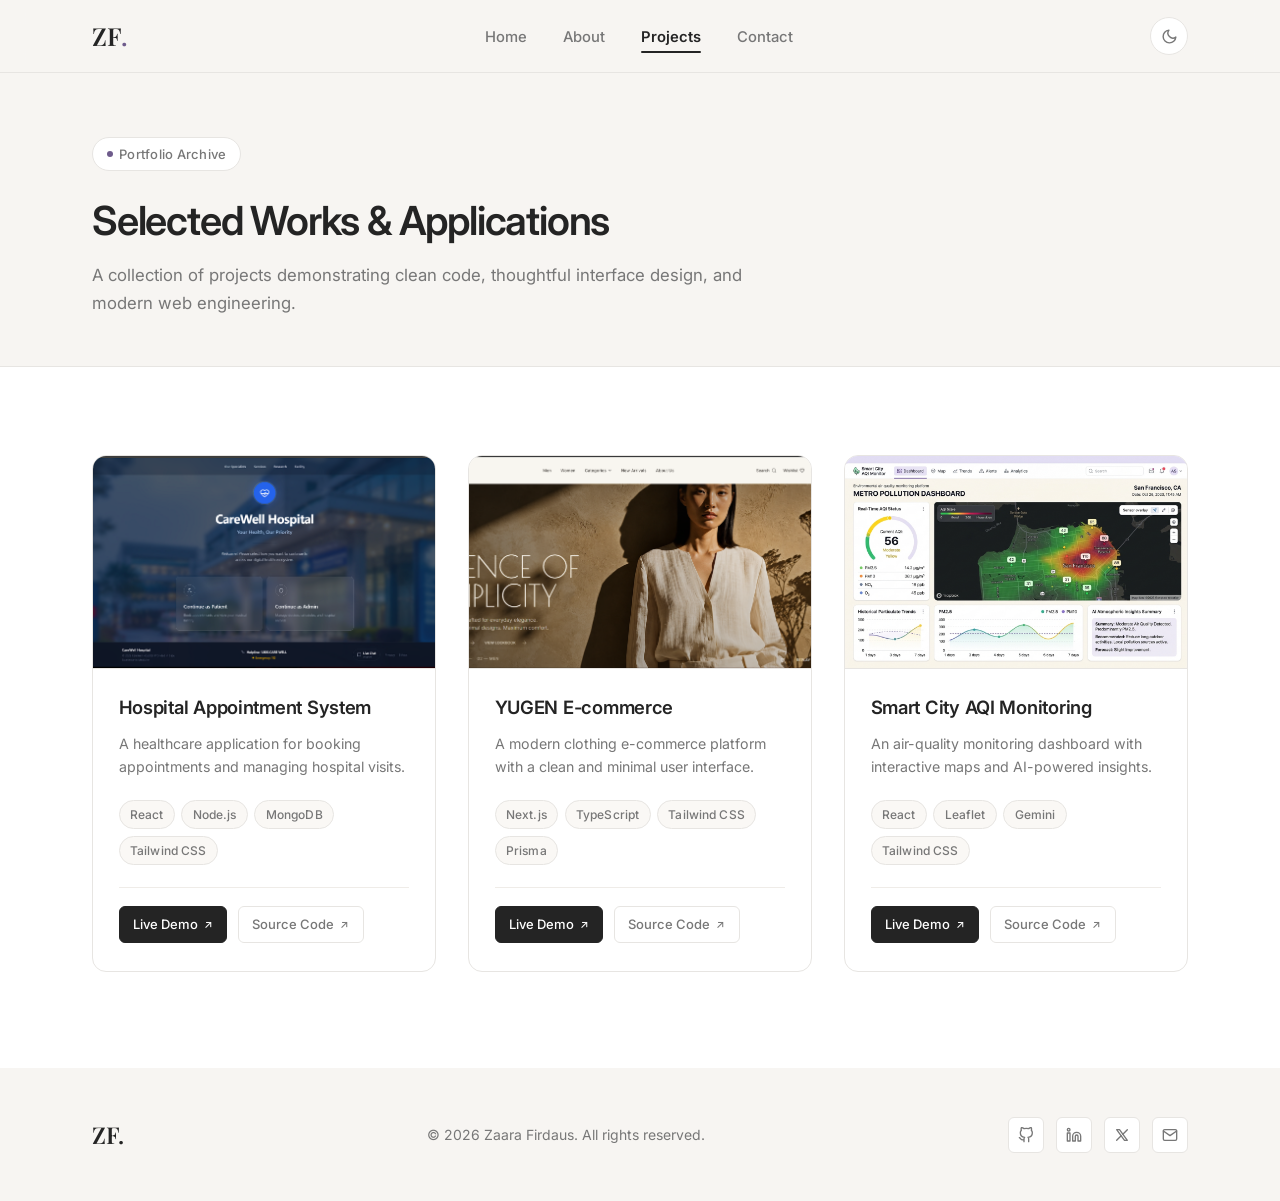
<file: portfolio-website/projects.html>
<!DOCTYPE html>
<html lang="en" data-theme="light">
<head>
  <meta charset="UTF-8" />
  <meta name="viewport" content="width=device-width, initial-scale=1.0" />
  <title>Projects — Zaara Firdaus</title>
  <meta name="description" content="Explore selected web development projects crafted by Zaara Firdaus, featuring clean architecture and responsive user interfaces." />

  <!-- Google Fonts: Inter & Playfair Display -->
  <link rel="preconnect" href="https://fonts.googleapis.com" />
  <link rel="preconnect" href="https://fonts.gstatic.com" crossorigin />
  <link href="https://fonts.googleapis.com/css2?family=Inter:wght@300;400;500;600;700&family=Playfair+Display:ital,wght@0,500;0,600;0,700;1,500;1,600&display=swap" rel="stylesheet" />

  <!-- Favicon -->
  <link rel="icon" type="image/svg+xml" href="favicon.svg" />

  <!-- Stylesheet -->
  <link rel="stylesheet" href="css/style.css" />
</head>
<body>

  <!-- ── NAVIGATION BAR ── -->
  <header class="navbar" id="siteHeader">
    <div class="container nav-container">
      <a href="index.html" class="nav-logo" aria-label="Zaara Firdaus Home">
        ZF<span class="logo-dot">.</span>
      </a>

      <ul class="nav-menu" id="navMenu">
        <li><a href="index.html" class="nav-link">Home</a></li>
        <li><a href="about.html" class="nav-link">About</a></li>
        <li><a href="projects.html" class="nav-link active">Projects</a></li>
        <li><a href="contact.html" class="nav-link">Contact</a></li>
      </ul>

      <div class="nav-actions">
        <button id="themeToggle" class="theme-toggle-btn" aria-label="Toggle dark mode" title="Toggle theme">
          <svg class="theme-icon icon-moon" viewBox="0 0 24 24" fill="none" stroke="currentColor" stroke-width="2" stroke-linecap="round" stroke-linejoin="round" aria-hidden="true">
            <path d="M21 12.79A9 9 0 1 1 11.21 3 7 7 0 0 0 21 12.79z"></path>
          </svg>
          <svg class="theme-icon icon-sun" viewBox="0 0 24 24" fill="none" stroke="currentColor" stroke-width="2" stroke-linecap="round" stroke-linejoin="round" aria-hidden="true">
            <circle cx="12" cy="12" r="5"></circle>
            <line x1="12" y1="1" x2="12" y2="3"></line>
            <line x1="12" y1="21" x2="12" y2="23"></line>
            <line x1="4.22" y1="4.22" x2="5.64" y2="5.64"></line>
            <line x1="18.36" y1="18.36" x2="19.78" y2="19.78"></line>
            <line x1="1" y1="12" x2="3" y2="12"></line>
            <line x1="21" y1="12" x2="23" y2="12"></line>
            <line x1="4.22" y1="19.78" x2="5.64" y2="18.36"></line>
            <line x1="18.36" y1="5.64" x2="19.78" y2="4.22"></line>
          </svg>
        </button>

        <button class="nav-toggle" id="navToggle" aria-label="Toggle navigation menu" aria-expanded="false" aria-controls="navMenu">
          <span></span>
          <span></span>
        </button>
      </div>
    </div>
  </header>

  <!-- ── MAIN CONTENT ── -->
  <main>
    <section class="hero-section" style="padding: 4rem 0 3rem;">
      <div class="container">
        <div class="role-pill">
          <span class="role-pill-dot" aria-hidden="true"></span>
          <span>Portfolio Archive</span>
        </div>
        <h1 class="hero-headline" style="font-size: 2.5rem; margin-bottom: 1rem;">
          Selected Works &amp; Applications
        </h1>
        <p class="hero-bio" style="max-width: 650px; margin-bottom: 0;">
          A collection of projects demonstrating clean code, thoughtful interface design, and modern web engineering.
        </p>
      </div>
    </section>

    <section class="projects-section" style="border-bottom: none;">
      <div class="container">
        <div class="projects-grid">
          <!-- Hospital Appointment System -->
          <article class="project-card">
            <div class="card-media-wrapper">
              <img
                src="assets/images/hospital appoinment.png"
                alt="Hospital Appointment System application preview"
                class="card-media"
                loading="lazy"
              />
            </div>
            <div class="card-body">
              <h3 class="card-title">Hospital Appointment System</h3>
              <p class="card-desc">
                A healthcare application for booking appointments and managing hospital visits.
              </p>
              <div class="card-tags">
                <span class="tag">React</span>
                <span class="tag">Node.js</span>
                <span class="tag">MongoDB</span>
                <span class="tag">Tailwind CSS</span>
              </div>
              <div class="card-actions">
                <a href="https://github.com/zaaraf027-glitch" target="_blank" rel="noopener noreferrer" class="card-btn card-btn-primary">
                  Live Demo <span class="arrow" aria-hidden="true">↗</span>
                </a>
                <a href="https://github.com/zaaraf027-glitch" target="_blank" rel="noopener noreferrer" class="card-btn card-btn-outline">
                  Source Code <span class="arrow" aria-hidden="true">↗</span>
                </a>
              </div>
            </div>
          </article>

          <!-- YUGEN E-commerce -->
          <article class="project-card">
            <div class="card-media-wrapper">
              <img
                src="assets/images/yugen.png"
                alt="YUGEN clothing e-commerce platform preview"
                class="card-media"
                loading="lazy"
              />
            </div>
            <div class="card-body">
              <h3 class="card-title">YUGEN E-commerce</h3>
              <p class="card-desc">
                A modern clothing e-commerce platform with a clean and minimal user interface.
              </p>
              <div class="card-tags">
                <span class="tag">Next.js</span>
                <span class="tag">TypeScript</span>
                <span class="tag">Tailwind CSS</span>
                <span class="tag">Prisma</span>
              </div>
              <div class="card-actions">
                <a href="https://github.com/zaaraf027-glitch" target="_blank" rel="noopener noreferrer" class="card-btn card-btn-primary">
                  Live Demo <span class="arrow" aria-hidden="true">↗</span>
                </a>
                <a href="https://github.com/zaaraf027-glitch" target="_blank" rel="noopener noreferrer" class="card-btn card-btn-outline">
                  Source Code <span class="arrow" aria-hidden="true">↗</span>
                </a>
              </div>
            </div>
          </article>

          <!-- Smart City AQI Monitoring -->
          <article class="project-card">
            <div class="card-media-wrapper">
              <img
                src="assets/images/smart-city-aqi.jpg"
                alt="Smart City AQI air-quality monitoring dashboard preview"
                class="card-media"
                loading="lazy"
              />
            </div>
            <div class="card-body">
              <h3 class="card-title">Smart City AQI Monitoring</h3>
              <p class="card-desc">
                An air-quality monitoring dashboard with interactive maps and AI-powered insights.
              </p>
              <div class="card-tags">
                <span class="tag">React</span>
                <span class="tag">Leaflet</span>
                <span class="tag">Gemini</span>
                <span class="tag">Tailwind CSS</span>
              </div>
              <div class="card-actions">
                <a href="https://pollutree-monitor.vercel.app/" target="_blank" rel="noopener noreferrer" class="card-btn card-btn-primary">
                  Live Demo <span class="arrow" aria-hidden="true">↗</span>
                </a>
                <a href="https://github.com/zaaraf027-glitch" target="_blank" rel="noopener noreferrer" class="card-btn card-btn-outline">
                  Source Code <span class="arrow" aria-hidden="true">↗</span>
                </a>
              </div>
            </div>
          </article>
        </div>
      </div>
    </section>
  </main>

  <!-- ── FOOTER ── -->
  <footer class="site-footer">
    <div class="container footer-container">
      <a href="index.html" class="footer-logo" aria-label="Zaara Firdaus Home">
        ZF<span class="logo-dot">.</span>
      </a>

      <div class="footer-copy">
        © 2026 Zaara Firdaus. All rights reserved.
      </div>

      <div class="footer-socials">
        <a href="https://github.com/zaaraf027-glitch" target="_blank" rel="noopener noreferrer" class="footer-social-link" aria-label="GitHub Profile" title="GitHub">
          <svg viewBox="0 0 24 24" fill="none" stroke="currentColor" stroke-width="2" stroke-linecap="round" stroke-linejoin="round" aria-hidden="true">
            <path d="M9 19c-5 1.5-5-2.5-7-3m14 6v-3.87a3.37 3.37 0 0 0-.94-2.61c3.14-.35 6.44-1.54 6.44-7A5.44 5.44 0 0 0 20 4.77 5.07 5.07 0 0 0 19.91 1S18.73.65 16 2.48a13.38 13.38 0 0 0-7 0C6.27.65 5.09 1 5.09 1A5.07 5.07 0 0 0 5 4.77a5.44 5.44 0 0 0-1.5 3.78c0 5.42 3.3 6.61 6.44 7A3.37 3.37 0 0 0 9 18.13V22"></path>
          </svg>
        </a>
        <a href="https://www.linkedin.com/in/zaara-firdaus-22272a3a5" target="_blank" rel="noopener noreferrer" class="footer-social-link" aria-label="LinkedIn Profile" title="LinkedIn">
          <svg viewBox="0 0 24 24" fill="none" stroke="currentColor" stroke-width="2" stroke-linecap="round" stroke-linejoin="round" aria-hidden="true">
            <path d="M16 8a6 6 0 0 1 6 6v7h-4v-7a2 2 0 0 0-2-2 2 2 0 0 0-2 2v7h-4v-7a6 6 0 0 1 6-6z"></path>
            <rect x="2" y="9" width="4" height="12"></rect>
            <circle cx="4" cy="4" r="2"></circle>
          </svg>
        </a>
        <a href="https://x.com" target="_blank" rel="noopener noreferrer" class="footer-social-link" aria-label="X Profile" title="X">
          <svg viewBox="0 0 24 24" fill="none" stroke="currentColor" stroke-width="2" stroke-linecap="round" stroke-linejoin="round" aria-hidden="true">
            <path d="M4 4l11.733 16h4.267l-11.733 -16z"></path>
            <path d="M4 20l6.768 -6.768m2.46 -2.46l6.772 -6.772"></path>
          </svg>
        </a>
        <button type="button" class="footer-social-link email-copy-trigger" aria-label="Copy email address" title="Copy email address">
          <svg viewBox="0 0 24 24" fill="none" stroke="currentColor" stroke-width="2" stroke-linecap="round" stroke-linejoin="round" aria-hidden="true">
            <path d="M4 4h16c1.1 0 2 .9 2 2v12c0 1.1-.9 2-2 2H4c-1.1 0-2-.9-2-2V6c0-1.1.9-2 2-2z"></path>
            <polyline points="22,6 12,13 2,6"></polyline>
          </svg>
        </button>
      </div>
    </div>
  </footer>

  <!-- Toast -->
  <div class="toast-notification" id="toastNotification" role="status" aria-live="polite">
    <span class="toast-icon" id="toastIcon">
      <svg width="16" height="16" viewBox="0 0 24 24" fill="none" stroke="currentColor" stroke-width="2.5" stroke-linecap="round" stroke-linejoin="round">
        <polyline points="20 6 9 17 4 12"></polyline>
      </svg>
    </span>
    <span class="toast-text" id="toastText">Email copied: zaaraf027@gmail.com</span>
  </div>

  <script src="js/script.js"></script>
</body>
</html>
</file>
<file: business-landing-page/css/style.css>
@import url('https://fonts.googleapis.com/css2?family=Plus+Jakarta+Sans:wght@300;400;500;600;700;800&family=Outfit:wght@300;400;500;600;700;800&display=swap');

:root {
    --bg-light: #0b0f19;
    --bg-white: #131b2e;
    --border-light: rgba(255, 255, 255, 0.06);
    --border-hover: rgba(255, 255, 255, 0.12);
    --border-primary: rgba(88, 80, 236, 0.2);
    --border-primary-hover: rgba(88, 80, 236, 0.4);
    --text-primary: #f8fafc;
    --text-secondary: #94a3b8;
    --text-muted: #64748b;
    --primary-color: #6366f1;
    --primary-hover: #5850ec;
    --primary-light: rgba(99, 102, 241, 0.08);
    --primary-glow: rgba(99, 102, 241, 0.15);
    --font-heading: 'Outfit', sans-serif;
    --font-body: 'Plus Jakarta Sans', sans-serif;
    --transition: all 0.25s cubic-bezier(0.4, 0, 0.2, 1);
    --shadow-sm: 0 2px 8px rgba(0, 0, 0, 0.2);
    --shadow-md: 0 4px 20px rgba(0, 0, 0, 0.25);
    --shadow-lg: 0 12px 30px rgba(99, 102, 241, 0.06), 0 4px 12px rgba(0, 0, 0, 0.2);
    --shadow-xl: 0 20px 40px rgba(0, 0, 0, 0.35), 0 4px 10px rgba(0, 0, 0, 0.2);
}

* {
    margin: 0;
    padding: 0;
    box-sizing: border-box;
}

body {
    background-color: var(--bg-light);
    color: var(--text-primary);
    font-family: var(--font-body);
    line-height: 1.5;
    overflow-x: hidden;
}

/* Header & Nav */
header {
    position: fixed;
    top: 0;
    left: 0;
    width: 100%;
    z-index: 1000;
    backdrop-filter: blur(16px);
    -webkit-backdrop-filter: blur(16px);
    border-bottom: 1px solid var(--border-light);
    background: rgba(11, 15, 25, 0.85);
}

nav {
    display: flex;
    justify-content: space-between;
    align-items: center;
    max-width: 1200px;
    margin: 0 auto;
    padding: 16px 24px;
}

.logo-wrapper {
    display: flex;
    align-items: center;
    gap: 8px;
    text-decoration: none;
    color: var(--text-primary);
}

.logo-icon {
    width: 28px;
    height: 28px;
    color: var(--primary-color);
}

.logo-text {
    font-family: var(--font-heading);
    font-weight: 700;
    font-size: 1.35rem;
    letter-spacing: -0.5px;
}

nav ul {
    display: flex;
    align-items: center;
    gap: 28px;
    list-style: none;
}

nav ul li a {
    color: var(--text-secondary);
    text-decoration: none;
    font-weight: 500;
    font-size: 0.95rem;
    transition: var(--transition);
}

nav ul li a:hover, nav ul li a.active {
    color: var(--primary-color);
}

/* Search Bar in Navbar */
.search-container {
    position: relative;
    display: flex;
    align-items: center;
}

#nav-search {
    padding: 8px 16px 8px 36px;
    background: #1e293b;
    border: 1px solid var(--border-light);
    border-radius: 20px;
    color: var(--text-primary);
    font-family: var(--font-body);
    font-size: 0.85rem;
    width: 180px;
    transition: var(--transition);
}

#nav-search:focus {
    outline: none;
    width: 240px;
    background: var(--bg-white);
    border-color: var(--primary-color);
    box-shadow: 0 0 15px rgba(88, 80, 236, 0.1);
}

.search-container::before {
    content: "";
    position: absolute;
    left: 14px;
    width: 14px;
    height: 14px;
    background-image: url("data:image/svg+xml,%3Csvg xmlns='http://www.w3.org/2000/svg' fill='none' viewBox='0 0 24 24' stroke='%2364748b' stroke-width='2.5'%3E%3Cpath stroke-linecap='round' stroke-linejoin='round' d='M21 21l-6-6m2-5a7 7 0 11-14 0 7 7 0 0114 0z'/%3E%3C/svg%3E");
    background-size: contain;
    background-repeat: no-repeat;
    pointer-events: none;
}

/* Buttons */
.btn-primary, .btn-secondary, button {
    display: inline-flex;
    align-items: center;
    justify-content: center;
    border-radius: 50px;
    font-family: var(--font-body);
    font-weight: 600;
    font-size: 0.95rem;
    cursor: pointer;
    text-decoration: none;
    transition: var(--transition);
}

.btn-primary {
    background: var(--primary-color);
    color: white;
    border: none;
    padding: 12px 28px;
    box-shadow: 0 4px 14px rgba(88, 80, 236, 0.25);
}

.btn-primary:hover {
    background: var(--primary-hover);
    transform: translateY(-1px);
    box-shadow: 0 6px 18px rgba(88, 80, 236, 0.35);
}

.btn-secondary {
    background: var(--bg-white);
    color: var(--text-primary);
    border: 1px solid var(--border-light);
    padding: 12px 28px;
    box-shadow: var(--shadow-sm);
}

.btn-secondary:hover {
    border-color: var(--border-hover);
    background: #1e293b;
    transform: translateY(-1px);
}

/* Hero Section */
.hero {
    position: relative;
    text-align: center;
    padding: 160px 20px 80px;
    background: radial-gradient(circle at center 120px, rgba(88, 80, 236, 0.06) 0%, transparent 55%);
    display: flex;
    flex-direction: column;
    align-items: center;
    justify-content: center;
}

.hero h1 {
    font-family: var(--font-heading);
    font-size: 3.8rem;
    font-weight: 800;
    line-height: 1.1;
    margin-bottom: 20px;
    max-width: 800px;
    color: var(--text-primary);
    letter-spacing: -1.5px;
}

.hero p {
    font-size: 1.2rem;
    color: var(--text-secondary);
    max-width: 650px;
    margin-bottom: 36px;
    line-height: 1.6;
}

.hero-buttons {
    display: flex;
    gap: 16px;
    align-items: center;
}

.btn-demo {
    display: inline-flex;
    align-items: center;
    gap: 8px;
}

/* Trusted Strip */
.trusted-strip {
    text-align: center;
    padding: 40px 20px 60px;
}

.trusted-strip p {
    font-family: var(--font-heading);
    font-size: 0.75rem;
    font-weight: 700;
    text-transform: uppercase;
    letter-spacing: 2px;
    color: var(--text-muted);
    margin-bottom: 24px;
}

.logos-container {
    display: flex;
    justify-content: center;
    align-items: center;
    gap: 48px;
    flex-wrap: wrap;
}

.logo-item {
    font-family: var(--font-heading);
    font-size: 1.3rem;
    font-weight: 800;
    color: #cbd5e1;
    letter-spacing: 1px;
    transition: var(--transition);
}

.logo-item:hover {
    color: var(--text-secondary);
}

/* Features Section */
.features-section {
    max-width: 1200px;
    margin: 0 auto;
    padding: 80px 24px;
    text-align: center;
}

.section-tag {
    font-size: 0.85rem;
    font-weight: 700;
    color: var(--primary-color);
    text-transform: uppercase;
    letter-spacing: 1px;
    margin-bottom: 12px;
}

.features-section h2 {
    font-family: var(--font-heading);
    font-size: 2.5rem;
    font-weight: 800;
    margin-bottom: 16px;
    color: var(--text-primary);
    letter-spacing: -0.5px;
}

.features-section .section-subtitle {
    color: var(--text-secondary);
    max-width: 600px;
    margin: 0 auto 60px;
}

.features-grid {
    display: grid;
    grid-template-columns: repeat(4, 1fr);
    gap: 24px;
}

.feature-card {
    background: var(--bg-white);
    border: 1px solid var(--border-light);
    border-radius: 20px;
    padding: 32px 24px;
    text-align: left;
    transition: var(--transition);
    display: flex;
    flex-direction: column;
    align-items: flex-start;
    box-shadow: var(--shadow-sm);
}

.feature-card:hover {
    transform: translateY(-6px);
    border-color: var(--border-primary-hover);
    box-shadow: var(--shadow-lg);
}

.feature-card .icon-wrapper {
    background: rgba(88, 80, 236, 0.05);
    border-radius: 12px;
    width: 44px;
    height: 44px;
    display: flex;
    align-items: center;
    justify-content: center;
    margin-bottom: 24px;
    color: var(--primary-color);
    border: 1px solid var(--border-primary);
}

.feature-card .icon-wrapper svg {
    width: 20px;
    height: 20px;
}

.feature-card h3 {
    font-family: var(--font-heading);
    font-size: 1.25rem;
    font-weight: 700;
    margin-bottom: 10px;
    color: var(--text-primary);
}

.feature-card p {
    color: var(--text-secondary);
    font-size: 0.9rem;
    margin-bottom: 24px;
    flex-grow: 1;
    line-height: 1.5;
}

.feature-card .card-link {
    font-weight: 600;
    font-size: 0.9rem;
    color: var(--primary-color);
    text-decoration: none;
    display: inline-flex;
    align-items: center;
    gap: 6px;
    transition: var(--transition);
}

.feature-card .card-link:hover {
    color: var(--primary-hover);
}

.feature-card .card-link span {
    transition: transform 0.2s;
}

.feature-card .card-link:hover span {
    transform: translateX(4px);
}

/* How It Works Section */
.how-it-works {
    background: #0d1120;
    padding: 100px 24px;
}

.how-it-works-container {
    max-width: 1200px;
    margin: 0 auto;
    text-align: center;
}

.how-it-works h2 {
    font-family: var(--font-heading);
    font-size: 2.5rem;
    font-weight: 800;
    margin-bottom: 16px;
    color: var(--text-primary);
    letter-spacing: -0.5px;
}

.how-it-works .section-subtitle {
    color: var(--text-secondary);
    max-width: 600px;
    margin: 0 auto 60px;
}

.steps-grid {
    display: grid;
    grid-template-columns: repeat(3, 1fr);
    gap: 40px;
}

.step-card {
    display: flex;
    flex-direction: column;
    align-items: center;
}

.step-number {
    width: 64px;
    height: 64px;
    border-radius: 50%;
    background: var(--bg-white);
    box-shadow: 0 4px 14px rgba(0, 0, 0, 0.2);
    display: flex;
    align-items: center;
    justify-content: center;
    font-family: var(--font-heading);
    font-size: 1.5rem;
    font-weight: 800;
    color: var(--primary-color);
    margin-bottom: 24px;
    border: 1px solid var(--border-light);
}

.step-card h3 {
    font-family: var(--font-heading);
    font-size: 1.25rem;
    font-weight: 700;
    margin-bottom: 10px;
    color: var(--text-primary);
}

.step-card p {
    color: var(--text-secondary);
    font-size: 0.9rem;
    max-width: 300px;
    line-height: 1.5;
}

/* Pricing Section */
.pricing-section {
    max-width: 1200px;
    margin: 0 auto;
    padding: 100px 24px;
    text-align: center;
}

.pricing-section h2 {
    font-family: var(--font-heading);
    font-size: 2.5rem;
    font-weight: 800;
    margin-bottom: 16px;
    color: var(--text-primary);
    letter-spacing: -0.5px;
}

.pricing-section .section-subtitle {
    color: var(--text-secondary);
    max-width: 600px;
    margin: 0 auto 60px;
}

.pricing-grid {
    display: grid;
    grid-template-columns: repeat(3, 1fr);
    gap: 32px;
    max-width: 1100px;
    margin: 0 auto;
}

.pricing-card {
    background: var(--bg-white);
    border: 1px solid var(--border-light);
    border-radius: 24px;
    padding: 48px 36px;
    text-align: left;
    display: flex;
    flex-direction: column;
    position: relative;
    box-shadow: var(--shadow-sm);
    transition: var(--transition);
}

.pricing-card:hover {
    box-shadow: var(--shadow-xl);
    transform: translateY(-4px);
}

.pricing-card.popular {
    border-color: var(--border-primary-hover);
    box-shadow: var(--shadow-lg);
}

.pricing-card.popular:hover {
    box-shadow: 0 20px 40px rgba(88, 80, 236, 0.2);
}

.pricing-badge {
    position: absolute;
    top: 24px;
    right: 24px;
    background: var(--primary-color);
    color: white;
    font-size: 0.75rem;
    font-weight: 700;
    padding: 4px 12px;
    border-radius: 50px;
    text-transform: uppercase;
}

.pricing-card h3 {
    font-family: var(--font-heading);
    font-size: 1.3rem;
    font-weight: 700;
    margin-bottom: 16px;
    color: var(--text-primary);
}

.pricing-price {
    font-family: var(--font-heading);
    font-size: 2.2rem;
    font-weight: 800;
    margin-bottom: 32px;
    color: var(--text-primary);
    display: flex;
    align-items: baseline;
}

.pricing-price span {
    font-family: var(--font-body);
    font-size: 0.95rem;
    font-weight: 500;
    color: var(--text-secondary);
    margin-left: 4px;
}

.pricing-features {
    list-style: none;
    margin-bottom: 40px;
    flex-grow: 1;
}

.pricing-features li {
    font-size: 0.9rem;
    color: var(--text-secondary);
    margin-bottom: 14px;
    display: flex;
    align-items: center;
    gap: 10px;
}

.pricing-features li svg {
    width: 16px;
    height: 16px;
    color: var(--primary-color);
    flex-shrink: 0;
}

.pricing-card .btn-pricing {
    width: 100%;
    padding: 14px;
}

/* Testimonials */
.testimonials-section {
    background: #0d1120;
    padding: 100px 24px;
}

.testimonials-container {
    max-width: 1100px;
    margin: 0 auto;
}

.testimonials-grid {
    display: grid;
    grid-template-columns: repeat(2, 1fr);
    gap: 32px;
}

.testimonial-card {
    background: var(--bg-white);
    border: 1px solid var(--border-light);
    border-radius: 20px;
    padding: 40px;
    box-shadow: var(--shadow-sm);
    position: relative;
}

.quote-mark {
    font-family: var(--font-heading);
    font-size: 5rem;
    font-weight: 800;
    color: rgba(88, 80, 236, 0.08);
    position: absolute;
    top: 20px;
    right: 32px;
    line-height: 1;
    pointer-events: none;
}

.testimonial-quote {
    font-size: 1.05rem;
    line-height: 1.6;
    color: var(--text-secondary);
    font-style: italic;
    margin-bottom: 32px;
}

.testimonial-user {
    display: flex;
    align-items: center;
    gap: 16px;
}

.user-avatar {
    width: 48px;
    height: 48px;
    border-radius: 50%;
    background: rgba(88, 80, 236, 0.08);
    color: var(--primary-color);
    font-family: var(--font-heading);
    font-weight: 700;
    font-size: 0.95rem;
    display: flex;
    align-items: center;
    justify-content: center;
    border: 1px solid var(--border-primary);
}

.user-details h4 {
    font-size: 0.95rem;
    font-weight: 700;
    color: var(--text-primary);
}

.user-details p {
    font-size: 0.8rem;
    color: var(--text-muted);
}

/* Footer */
footer {
    border-top: 1px solid var(--border-light);
    padding: 80px 24px 40px;
    background: var(--bg-white);
}

.footer-container {
    max-width: 1200px;
    margin: 0 auto;
}

.footer-grid {
    display: grid;
    grid-template-columns: 2fr repeat(3, 1fr);
    gap: 60px;
    margin-bottom: 60px;
}

.footer-brand h3 {
    font-family: var(--font-heading);
    font-size: 1.35rem;
    font-weight: 700;
    margin-bottom: 16px;
}

.footer-brand p {
    color: var(--text-secondary);
    font-size: 0.9rem;
    max-width: 320px;
    margin-bottom: 24px;
    line-height: 1.5;
}

.footer-socials {
    display: flex;
    gap: 12px;
}

.social-btn {
    width: 36px;
    height: 36px;
    border-radius: 50%;
    background: rgba(255, 255, 255, 0.06);
    color: var(--text-secondary);
    display: flex;
    align-items: center;
    justify-content: center;
    text-decoration: none;
    transition: var(--transition);
}

.social-btn:hover {
    background: var(--primary-color);
    color: white;
}

.social-btn svg {
    width: 16px;
    height: 16px;
}

.footer-column h4 {
    font-family: var(--font-heading);
    font-size: 0.85rem;
    font-weight: 700;
    color: var(--text-primary);
    text-transform: uppercase;
    letter-spacing: 1px;
    margin-bottom: 20px;
}

.footer-column ul {
    list-style: none;
}

.footer-column ul li {
    margin-bottom: 12px;
}

.footer-column ul li a {
    color: var(--text-secondary);
    text-decoration: none;
    font-size: 0.9rem;
    transition: var(--transition);
}

.footer-column ul li a:hover {
    color: var(--primary-color);
}

.footer-bottom {
    display: flex;
    justify-content: space-between;
    align-items: center;
    border-top: 1px solid var(--border-light);
    padding-top: 32px;
    font-size: 0.85rem;
    color: var(--text-muted);
}

.footer-bottom-links {
    display: flex;
    gap: 24px;
}

.footer-bottom-links a {
    color: var(--text-muted);
    text-decoration: none;
    transition: var(--transition);
}

.footer-bottom-links a:hover {
    color: var(--text-secondary);
}

/* Signup Page Mockup Specific */
.signup-wrapper {
    min-height: 100vh;
    display: flex;
    flex-direction: column;
    align-items: center;
    justify-content: center;
    padding: 40px 24px;
    background: var(--bg-light);
}

.signup-logo-header {
    display: flex;
    align-items: center;
    gap: 8px;
    margin-bottom: 32px;
    text-decoration: none;
    color: var(--text-primary);
}

.signup-card {
    background: var(--bg-white);
    border: 1px solid var(--border-light);
    border-radius: 32px;
    padding: 56px 48px;
    width: 100%;
    max-width: 480px;
    box-shadow: 0 20px 40px rgba(0, 0, 0, 0.03);
    text-align: center;
    position: relative;
}

.signup-card h2 {
    font-family: var(--font-heading);
    font-size: 1.6rem;
    font-weight: 700;
    margin-bottom: 6px;
    color: var(--text-primary);
}

.signup-card .subtitle {
    color: var(--text-secondary);
    font-size: 0.9rem;
    margin-bottom: 40px;
}

.form-group {
    margin-bottom: 20px;
    text-align: left;
    position: relative;
}

.form-group label {
    display: block;
    font-size: 0.85rem;
    font-weight: 600;
    color: var(--text-secondary);
    margin-bottom: 8px;
}

.input-icon-wrapper {
    position: relative;
    display: flex;
    align-items: center;
}

.input-icon-wrapper svg {
    position: absolute;
    left: 16px;
    width: 18px;
    height: 18px;
    color: var(--text-muted);
    pointer-events: none;
}

.form-group input {
    width: 100%;
    padding: 14px 16px 14px 44px;
    background: #0b0f19;
    border: 1px solid var(--border-light);
    border-radius: 12px;
    color: var(--text-primary);
    font-family: var(--font-body);
    font-size: 0.95rem;
    transition: var(--transition);
}

.form-group input:focus {
    outline: none;
    border-color: var(--primary-color);
    background: var(--bg-white);
    box-shadow: 0 0 0 4px rgba(88, 80, 236, 0.08);
}

/* Password Strength Indicator */
.password-strength-container {
    margin-top: 8px;
}

.password-strength-bar {
    height: 3px;
    background: rgba(255, 255, 255, 0.08);
    border-radius: 2px;
    overflow: hidden;
    position: relative;
    margin-bottom: 6px;
}

.password-strength-fill {
    height: 100%;
    width: 0;
    background: transparent;
    transition: var(--transition);
}

.password-strength-text {
    display: flex;
    justify-content: flex-end;
    font-size: 0.65rem;
    font-weight: 700;
    text-transform: uppercase;
    letter-spacing: 0.5px;
    color: var(--text-muted);
}

.signup-card .btn-submit {
    width: 100%;
    margin-top: 24px;
    padding: 14px;
    display: inline-flex;
    gap: 8px;
}

.oauth-divider {
    display: flex;
    align-items: center;
    margin: 32px 0;
    color: var(--text-muted);
    font-size: 0.75rem;
    font-weight: 700;
    text-transform: uppercase;
    letter-spacing: 1px;
}

.oauth-divider::before, .oauth-divider::after {
    content: "";
    flex-grow: 1;
    height: 1px;
    background: var(--border-light);
}

.oauth-divider span {
    padding: 0 16px;
}

.oauth-grid {
    display: grid;
    grid-template-columns: repeat(2, 1fr);
    gap: 16px;
    margin-bottom: 32px;
}

.oauth-btn {
    display: inline-flex;
    align-items: center;
    justify-content: center;
    gap: 10px;
    padding: 12px;
    border: 1px solid var(--border-light);
    border-radius: 12px;
    background: var(--bg-white);
    color: var(--text-primary);
    font-size: 0.9rem;
    font-weight: 600;
    cursor: pointer;
    text-decoration: none;
    transition: var(--transition);
    box-shadow: var(--shadow-sm);
}

.oauth-btn:hover {
    background: #1e293b;
    border-color: var(--border-hover);
}

.oauth-btn svg {
    width: 18px;
    height: 18px;
}

.signup-card .login-link {
    font-size: 0.9rem;
    color: var(--text-secondary);
}

.signup-card .login-link a {
    color: var(--primary-color);
    text-decoration: none;
    font-weight: 600;
    transition: var(--transition);
}

.signup-card .login-link a:hover {
    color: var(--primary-hover);
}

.signup-footer {
    display: flex;
    gap: 24px;
    margin-top: 32px;
    font-size: 0.8rem;
    color: var(--text-muted);
}

.signup-footer a {
    color: var(--text-muted);
    text-decoration: none;
    transition: var(--transition);
}

.signup-footer a:hover {
    color: var(--text-secondary);
}

/* Toast Notification */
.toast {
    position: fixed;
    bottom: 24px;
    right: 24px;
    background: var(--bg-white);
    border: 1px solid var(--border-light);
    border-radius: 12px;
    padding: 16px 24px;
    color: var(--text-primary);
    font-family: var(--font-body);
    font-size: 0.9rem;
    box-shadow: 0 10px 30px rgba(0, 0, 0, 0.05);
    z-index: 2000;
    display: flex;
    align-items: center;
    gap: 12px;
    transform: translateY(100px);
    opacity: 0;
    transition: all 0.4s cubic-bezier(0.175, 0.885, 0.32, 1.275);
}

.toast.show {
    transform: translateY(0);
    opacity: 1;
}

.toast .toast-icon {
    font-size: 1.2rem;
    color: var(--primary-color);
}

/* Media Queries */
@media (max-width: 1024px) {
    .features-grid {
        grid-template-columns: repeat(2, 1fr);
    }
    .pricing-grid {
        grid-template-columns: 1fr;
        max-width: 450px;
    }
    .steps-grid {
        grid-template-columns: 1fr;
        gap: 32px;
    }
}

@media (max-width: 768px) {
    nav {
        flex-direction: column;
        gap: 16px;
    }

    nav ul {
        flex-wrap: wrap;
        justify-content: center;
        gap: 16px;
    }

    .hero h1 {
        font-size: 2.6rem;
    }

    .hero-buttons {
        flex-direction: column;
        width: 100%;
        max-width: 300px;
    }
    
    .hero-buttons a, .hero-buttons button {
        width: 100%;
    }

    .features-grid {
        grid-template-columns: 1fr;
    }

    .testimonials-grid {
        grid-template-columns: 1fr;
    }

    .footer-grid {
        grid-template-columns: 1fr;
        gap: 40px;
    }

    .footer-bottom {
        flex-direction: column;
        gap: 16px;
        text-align: center;
    }

    .signup-card {
        padding: 40px 24px;
    }
}
</file>
<file: css-challenge/css/style.css>
/* ============================================================
   WeIntern Week 1 — Task 3: CSS Challenge
   style.css — Design System + All Layouts + Animations
   ============================================================ */

/* ────────────────────────────────────────
   1. CSS VARIABLES — DESIGN TOKENS
──────────────────────────────────────── */
:root {
  /* Color Palette */
  --bg:           #faf6f1;
  --surface:      #ffffff;
  --surface2:     #f2ebe0;
  --border:       #e0d0bc;
  --accent:       #5c3317;
  --accent2:      #9c6b3c;
  --accent-light: #d4a574;
  --text:         #2c1810;
  --muted:        #8a7060;

  /* Derived / Utility */
  --accent-rgb:   92, 51, 23;
  --shadow-sm:    0 2px 8px rgba(92, 51, 23, 0.08);
  --shadow-md:    0 8px 24px rgba(92, 51, 23, 0.12);
  --shadow-lg:    0 20px 48px rgba(92, 51, 23, 0.18);
  --shadow-hover: 0 16px 40px rgba(92, 51, 23, 0.20);

  /* Border Radius */
  --radius-sm:  8px;
  --radius-md:  14px;
  --radius-lg:  20px;
  --radius-pill: 100px;

  /* Spacing Scale */
  --space-xs:  8px;
  --space-sm:  16px;
  --space-md:  24px;
  --space-lg:  48px;
  --space-xl:  80px;

  /* Transition */
  --transition-fast: 0.2s ease;
  --transition-med:  0.3s cubic-bezier(0.22, 0.61, 0.36, 1);
  --transition-slow: 0.45s cubic-bezier(0.22, 0.61, 0.36, 1);
}

/* ────────────────────────────────────────
   2. RESET & BASE STYLES
──────────────────────────────────────── */
*,
*::before,
*::after {
  box-sizing: border-box;
  margin: 0;
  padding: 0;
}

html {
  scroll-behavior: smooth;
  font-size: 16px;
}

body {
  background-color: var(--bg);
  color: var(--text);
  font-family: 'Plus Jakarta Sans', sans-serif;
  line-height: 1.65;
  -webkit-font-smoothing: antialiased;
  -moz-osx-font-smoothing: grayscale;
}

img {
  max-width: 100%;
  display: block;
}

ul,
ol {
  list-style: none;
}

a {
  color: inherit;
  text-decoration: none;
}

/* ────────────────────────────────────────
   3. ACCESSIBILITY — FOCUS STYLES
──────────────────────────────────────── */
:focus-visible {
  outline: 3px solid var(--accent-light);
  outline-offset: 3px;
  border-radius: var(--radius-sm);
}

.sr-only {
  position: absolute;
  width: 1px;
  height: 1px;
  overflow: hidden;
  clip: rect(0 0 0 0);
  white-space: nowrap;
}

/* ────────────────────────────────────────
   4. LAYOUT UTILITIES
──────────────────────────────────────── */
.container {
  max-width: 1160px;
  margin-inline: auto;
  padding-inline: var(--space-md);
}

/* ────────────────────────────────────────
   5. TYPOGRAPHY SCALE
──────────────────────────────────────── */
h1 {
  font-family: 'Playfair Display', serif;
  font-size: clamp(2.4rem, 6vw, 4rem);
  font-weight: 900;
  line-height: 1.08;
  color: var(--accent);
  letter-spacing: -0.02em;
}

h2 {
  font-family: 'Playfair Display', serif;
  font-size: clamp(1.75rem, 4vw, 2.6rem);
  font-weight: 800;
  line-height: 1.15;
  color: var(--accent);
}

h3 {
  font-family: 'Playfair Display', serif;
  font-size: clamp(1.1rem, 2.5vw, 1.3rem);
  font-weight: 700;
  line-height: 1.3;
  color: var(--accent);
}

/* ────────────────────────────────────────
   6. SHARED SECTION STYLES
──────────────────────────────────────── */
.section {
  padding-block: var(--space-xl);
}

.section--alt {
  background-color: var(--surface2);
}

.section-header {
  margin-bottom: var(--space-lg);
  max-width: 600px;
}

.section-label {
  display: inline-block;
  font-family: 'Plus Jakarta Sans', sans-serif;
  font-size: 0.72rem;
  font-weight: 700;
  letter-spacing: 0.22em;
  text-transform: uppercase;
  color: var(--accent2);
  margin-bottom: var(--space-xs);
}

.section-title {
  margin-bottom: 12px;
}

.section-desc {
  font-size: clamp(0.9rem, 2vw, 1rem);
  color: var(--muted);
  max-width: 520px;
  line-height: 1.7;
}

.section-divider {
  border: none;
  border-top: 1px solid var(--border);
  margin: 0;
}

/* ────────────────────────────────────────
   7. SHARED BUTTON STYLES
──────────────────────────────────────── */
.btn {
  display: inline-flex;
  align-items: center;
  justify-content: center;
  font-family: 'Plus Jakarta Sans', sans-serif;
  font-weight: 700;
  font-size: 0.82rem;
  letter-spacing: 0.06em;
  text-transform: uppercase;
  padding: 11px 24px;
  border-radius: var(--radius-sm);
  border: 2px solid transparent;
  cursor: pointer;
  transition:
    background-color var(--transition-fast),
    color var(--transition-fast),
    border-color var(--transition-fast),
    transform var(--transition-fast),
    box-shadow var(--transition-fast);
  text-decoration: none;
  white-space: nowrap;
}

/* Primary Button */
.btn-primary {
  background-color: var(--accent);
  color: var(--surface);
  border-color: var(--accent);
}

.btn-primary:hover {
  background-color: var(--accent2);
  border-color: var(--accent2);
  transform: translateY(-2px);
  box-shadow: 0 8px 20px rgba(var(--accent-rgb), 0.35);
}

.btn-primary:active {
  transform: scale(0.97);
}

/* Outline Button */
.btn-outline {
  background-color: transparent;
  color: var(--accent);
  border-color: var(--accent);
}

.btn-outline:hover {
  background-color: var(--accent);
  color: var(--surface);
  transform: translateY(-2px);
  box-shadow: 0 8px 20px rgba(var(--accent-rgb), 0.25);
}

.btn-outline:active {
  transform: scale(0.97);
}

/* Small Button Modifier */
.btn--sm {
  font-size: 0.75rem;
  padding: 8px 18px;
}

/* ────────────────────────────────────────
   8. SITE HEADER
──────────────────────────────────────── */
.site-header {
  text-align: center;
  padding: 80px 24px 64px;
  border-bottom: 1px solid var(--border);
  background-color: var(--surface);
  position: relative;
  overflow: hidden;
}

/* Subtle decorative background texture */
.site-header::before {
  content: '';
  position: absolute;
  inset: 0;
  background:
    radial-gradient(ellipse 70% 60% at 50% 0%, rgba(212, 165, 116, 0.12) 0%, transparent 70%);
  pointer-events: none;
}

.header-inner {
  position: relative;
  z-index: 1;
}

.header-badge {
  display: inline-block;
  background: rgba(92, 51, 23, 0.08);
  color: var(--accent);
  font-family: 'Plus Jakarta Sans', sans-serif;
  font-size: 0.72rem;
  font-weight: 700;
  letter-spacing: 0.18em;
  text-transform: uppercase;
  padding: 6px 18px;
  border-radius: var(--radius-pill);
  border: 1px solid rgba(92, 51, 23, 0.2);
  margin-bottom: 20px;
}

.header-title {
  margin-bottom: 14px;
}

.header-subtitle {
  color: var(--muted);
  font-size: clamp(0.95rem, 2vw, 1.1rem);
  max-width: 560px;
  margin-inline: auto;
  line-height: 1.7;
  margin-bottom: 32px;
}

/* Navigation Pills */
.header-nav {
  display: flex;
  gap: 12px;
  justify-content: center;
  flex-wrap: wrap;
}

.nav-pill {
  display: inline-block;
  padding: 9px 22px;
  border-radius: var(--radius-pill);
  background-color: var(--surface2);
  color: var(--accent);
  font-family: 'Plus Jakarta Sans', sans-serif;
  font-weight: 700;
  font-size: 0.8rem;
  letter-spacing: 0.06em;
  text-transform: uppercase;
  border: 1px solid var(--border);
  transition:
    background-color var(--transition-fast),
    color var(--transition-fast),
    transform var(--transition-fast),
    box-shadow var(--transition-fast);
}

.nav-pill:hover {
  background-color: var(--accent);
  color: var(--surface);
  transform: translateY(-2px);
  box-shadow: var(--shadow-md);
}

/* ════════════════════════════════════════
   CHALLENGE 1: FLEXBOX LAYOUT
════════════════════════════════════════ */

/* Flex container */
.flex-row {
  display: flex;
  gap: 20px;
  flex-wrap: wrap;
  justify-content: center;
  align-items: stretch;
}

/* Individual flex card */
.flex-card {
  flex: 1 1 280px;
  display: flex;
  flex-direction: column;
  background-color: var(--surface);
  border: 1px solid var(--border);
  border-radius: var(--radius-md);
  padding: 36px 28px 28px;
  position: relative;
  overflow: hidden;
  cursor: pointer;
  transition:
    transform var(--transition-med),
    border-color var(--transition-fast),
    box-shadow var(--transition-med);
}

/* Card hover glow overlay */
.flex-card::before {
  content: '';
  position: absolute;
  inset: 0;
  background: linear-gradient(
    135deg,
    rgba(212, 165, 116, 0.08) 0%,
    transparent 60%
  );
  opacity: 0;
  transition: opacity var(--transition-med);
  pointer-events: none;
}

.flex-card:hover {
  transform: translateY(-8px);
  border-color: var(--accent-light);
  box-shadow: var(--shadow-hover);
}

.flex-card:hover::before {
  opacity: 1;
}

/* Card elements */
.card-icon {
  font-size: 2.2rem;
  margin-bottom: 18px;
  display: block;
  line-height: 1;
}

.card-title {
  margin-bottom: 10px;
}

.card-desc {
  color: var(--muted);
  font-size: 0.92rem;
  line-height: 1.7;
  flex: 1; /* pushes badge + actions to bottom */
}

.card-badge {
  display: inline-block;
  margin-top: 20px;
  margin-bottom: 18px;
  font-size: 0.7rem;
  font-weight: 700;
  letter-spacing: 0.1em;
  text-transform: uppercase;
  color: var(--accent2);
  background-color: rgba(156, 107, 60, 0.1);
  border: 1px solid rgba(156, 107, 60, 0.3);
  padding: 4px 12px;
  border-radius: var(--radius-pill);
}

.card-actions {
  display: flex;
  gap: 10px;
  flex-wrap: wrap;
  margin-top: auto;
}

/* Responsive — Tablet */
@media (max-width: 899px) {
  .flex-card {
    flex: 1 1 calc(50% - 10px);
  }
}

/* Responsive — Mobile */
@media (max-width: 599px) {
  .flex-card {
    flex: 1 1 100%;
  }
}

/* ════════════════════════════════════════
   CHALLENGE 2: CSS GRID GALLERY
════════════════════════════════════════ */

/* Grid container */
.grid-gallery {
  display: grid;
  grid-template-columns: repeat(auto-fill, minmax(200px, 1fr));
  gap: 16px;
}

/* Individual grid card */
.grid-card {
  display: flex;
  flex-direction: column;
  align-items: center;
  text-align: center;
  background-color: var(--surface);
  border: 1px solid var(--border);
  border-radius: var(--radius-md);
  padding: 28px 20px 22px;
  cursor: pointer;
  transition:
    transform var(--transition-fast),
    background-color var(--transition-fast),
    border-color var(--transition-fast),
    box-shadow var(--transition-fast);
}

/* Cards 1 and 5 span two columns on desktop */
.grid-card--span {
  grid-column: span 2;
}

.grid-card:hover {
  transform: scale(1.04);
  background-color: var(--surface2);
  border-color: var(--accent-light);
  box-shadow: var(--shadow-md);
}

/* Grid card elements */
.grid-icon {
  font-size: 2.4rem;
  display: block;
  margin-bottom: 12px;
  line-height: 1;
}

.grid-title {
  font-family: 'Playfair Display', serif;
  font-size: 1rem;
  font-weight: 700;
  color: var(--accent);
  margin-bottom: 6px;
}

.grid-sub {
  font-size: 0.8rem;
  color: var(--muted);
  margin-bottom: 16px;
  flex: 1;
}

/* Remove spanning on tablet and mobile */
@media (max-width: 699px) {
  .grid-card--span {
    grid-column: span 1;
  }

  .grid-gallery {
    grid-template-columns: 1fr 1fr;
  }
}

@media (max-width: 400px) {
  .grid-gallery {
    grid-template-columns: 1fr;
  }
}

/* ════════════════════════════════════════
   CHALLENGE 3: ANIMATION SHOWCASE
════════════════════════════════════════ */

/* Animation grid */
.anim-grid {
  display: grid;
  grid-template-columns: repeat(auto-fill, minmax(240px, 1fr));
  gap: 20px;
}

/* Animation box */
.anim-box {
  background-color: var(--surface);
  border: 1px solid var(--border);
  border-radius: var(--radius-md);
  padding: 36px 24px 28px;
  text-align: center;
  display: flex;
  flex-direction: column;
  align-items: center;
  gap: 16px;
}

/* Full-width box — underline nav spans the row */
.anim-box--full {
  grid-column: 1 / -1;
}

.anim-label {
  font-family: 'Plus Jakarta Sans', sans-serif;
  font-size: 0.72rem;
  font-weight: 700;
  letter-spacing: 0.16em;
  text-transform: uppercase;
  color: var(--muted);
  margin-bottom: 0;
}

.anim-desc {
  font-size: 0.85rem;
  color: var(--muted);
  line-height: 1.6;
}

/* ─────────────────────────────
   Animation 1: BUTTON HOVER
───────────────────────────── */
.btn-hover-demo {
  display: inline-flex;
  align-items: center;
  gap: 8px;
  background-color: var(--accent);
  color: var(--surface);
  font-family: 'Plus Jakarta Sans', sans-serif;
  font-weight: 700;
  font-size: 0.88rem;
  letter-spacing: 0.06em;
  text-transform: uppercase;
  padding: 14px 32px;
  border-radius: var(--radius-sm);
  border: none;
  cursor: pointer;
  position: relative;
  overflow: hidden;
  transition:
    transform 0.22s ease,
    box-shadow 0.22s ease,
    background-color 0.22s ease;
}

/* White overlay that fades in on hover */
.btn-hover-demo::after {
  content: '';
  position: absolute;
  inset: 0;
  background: rgba(255, 255, 255, 0);
  transition: background 0.25s ease;
}

.btn-hover-demo:hover {
  background-color: var(--accent2);
  transform: translateY(-4px) scale(1.04);
  box-shadow: 0 12px 32px rgba(var(--accent-rgb), 0.45);
}

.btn-hover-demo:hover::after {
  background: rgba(255, 255, 255, 0.12);
}

.btn-hover-demo:active {
  transform: scale(0.97);
}

/* ─────────────────────────────
   Animation 2: LOADING SPINNER
───────────────────────────── */
@keyframes spin {
  to { transform: rotate(360deg); }
}

@keyframes pulse-opacity {
  0%, 100% { opacity: 1; }
  50%       { opacity: 0.3; }
}

.spinner-wrap {
  display: flex;
  align-items: center;
  justify-content: center;
  gap: 14px;
  margin-bottom: 4px;
}

.spinner {
  width: 40px;
  height: 40px;
  border: 3px solid var(--border);
  border-top-color: var(--accent);
  border-radius: 50%;
  animation: spin 0.85s linear infinite;
  flex-shrink: 0;
}

.spinner-text {
  font-size: 0.85rem;
  font-weight: 600;
  color: var(--muted);
  animation: pulse-opacity 1.5s ease-in-out infinite;
}

/* ─────────────────────────────
   Animation 3: FADE-IN REVEAL
───────────────────────────── */
@keyframes fadeSlideIn {
  from {
    opacity: 0;
    transform: translateX(-18px);
  }
  to {
    opacity: 1;
    transform: translateX(0);
  }
}

.fade-demo {
  display: flex;
  flex-direction: column;
  gap: 9px;
  width: 100%;
  max-width: 220px;
}

.fade-bar {
  height: 11px;
  width: var(--width, 80%);
  border-radius: var(--radius-pill);
  background: linear-gradient(
    90deg,
    var(--accent-light),
    var(--accent)
  );
  opacity: 0;
  transform: translateX(-18px);
  animation: fadeSlideIn 0.5s ease forwards;
  animation-delay: var(--delay, 0s);
}

/* ─────────────────────────────
   Animation 4: CARD LIFT
───────────────────────────── */
.lift-card {
  background: linear-gradient(
    135deg,
    var(--surface2),
    var(--border)
  );
  border: 1px solid var(--border);
  border-radius: var(--radius-sm);
  padding: 22px 20px;
  text-align: left;
  width: 100%;
  cursor: pointer;
  transition:
    transform 0.32s cubic-bezier(0.22, 0.61, 0.36, 1),
    box-shadow 0.32s ease;
}

.lift-card:hover {
  transform: translateY(-12px) rotate(-0.5deg);
  box-shadow:
    0 28px 56px rgba(var(--accent-rgb), 0.22),
    0 0 0 1px rgba(212, 165, 116, 0.5);
}

.lift-tag {
  font-size: 0.68rem;
  font-weight: 700;
  letter-spacing: 0.14em;
  text-transform: uppercase;
  color: var(--accent2);
  margin-bottom: 8px;
}

.lift-title {
  font-family: 'Playfair Display', serif;
  font-size: 1rem;
  font-weight: 700;
  color: var(--accent);
}

/* ─────────────────────────────
   Animation 5: UNDERLINE NAV
───────────────────────────── */
.underline-nav {
  display: flex;
  gap: 24px;
  justify-content: center;
  flex-wrap: wrap;
}

.underline-link {
  position: relative;
  font-family: 'Plus Jakarta Sans', sans-serif;
  font-weight: 700;
  font-size: 0.9rem;
  letter-spacing: 0.05em;
  text-transform: uppercase;
  color: var(--muted);
  padding-bottom: 5px;
  transition: color var(--transition-fast);
}

/* Animated underline via ::after pseudo-element */
.underline-link::after {
  content: '';
  position: absolute;
  bottom: 0;
  left: 0;
  width: 0%;
  height: 2px;
  background-color: var(--accent);
  border-radius: 2px;
  transition: width var(--transition-med);
}

.underline-link:hover {
  color: var(--accent);
}

.underline-link:hover::after {
  width: 100%;
}

/* ════════════════════════════════════════
   SITE FOOTER
════════════════════════════════════════ */
.site-footer {
  background-color: var(--accent);
  color: var(--surface2);
  padding: 32px 24px;
  text-align: center;
  margin-top: 0;
}

.footer-inner {
  display: flex;
  flex-direction: column;
  gap: 6px;
  align-items: center;
}

.footer-text {
  font-size: 0.9rem;
  opacity: 0.9;
}

.footer-text strong {
  color: var(--accent-light);
}

.footer-sub {
  font-size: 0.78rem;
  opacity: 0.6;
  letter-spacing: 0.08em;
  text-transform: uppercase;
}

/* ════════════════════════════════════════
   TOAST NOTIFICATION
════════════════════════════════════════ */
.toast {
  position: fixed;
  bottom: 28px;
  left: 50%;
  transform: translateX(-50%) translateY(80px);
  background-color: var(--accent);
  color: var(--surface);
  font-family: 'Plus Jakarta Sans', sans-serif;
  font-weight: 700;
  font-size: 0.85rem;
  padding: 12px 28px;
  border-radius: var(--radius-pill);
  box-shadow: 0 10px 28px rgba(var(--accent-rgb), 0.4);
  transition:
    transform 0.38s cubic-bezier(0.22, 0.61, 0.36, 1),
    opacity 0.38s ease;
  opacity: 0;
  pointer-events: none;
  z-index: 9999;
  white-space: nowrap;
}

.toast.toast--visible {
  transform: translateX(-50%) translateY(0);
  opacity: 1;
}

/* ════════════════════════════════════════
   RESPONSIVE — GLOBAL ADJUSTMENTS
════════════════════════════════════════ */
@media (max-width: 768px) {
  .section {
    padding-block: 56px;
  }

  .anim-box--full {
    grid-column: span 1;
  }

  .underline-nav {
    gap: 16px;
  }
}

@media (max-width: 480px) {
  .site-header {
    padding: 56px 24px 48px;
  }

  .card-actions {
    flex-direction: column;
  }

  .card-actions .btn {
    width: 100%;
    justify-content: center;
  }
}
</file>
<file: portfolio-website/css/style.css>
/* ==========================================================
   ZAARA FIRDAUS — PERSONAL PORTFOLIO
   Minimal, Elegant, Pastel & Monochrome Aesthetic
   ========================================================== */

/* ── 1. DESIGN TOKENS ── */
:root {
  /* Core Color Palette (Warm Ivory & Monochrome with Subtle Lavender) */
  --bg-main:            #F7F5F2;
  --bg-surface:         #FFFFFF;
  --bg-surface-subtle:  #FAF8F5;
  --bg-card:            #FFFFFF;
  --bg-card-hover:      #FCFBF9;

  --text-primary:       #242424;
  --text-secondary:     #777777;
  --text-muted:         #9E9E9E;

  /* Lavender Accents (Used only for subtle decorative accents & organic shapes) */
  --lavender-soft:      #EAE7F5;
  --lavender-subtle:    #F4F2FA;
  --lavender-accent:    #6E5B8B;
  --lavender-border:    #DDD8EE;

  /* Borders & Dividers */
  --border-color:       #E7E5E2;
  --border-subtle:      #EFECE8;
  --border-focus:       #242424;

  /* Buttons */
  --btn-primary-bg:     #242424;
  --btn-primary-text:   #FFFFFF;
  --btn-primary-hover:  #111111;

  --btn-secondary-bg:     transparent;
  --btn-secondary-text:   #242424;
  --btn-secondary-border: #E7E5E2;
  --btn-secondary-hover:  #EFECE8;

  /* Typography */
  --font-sans:          'Inter', -apple-system, BlinkMacSystemFont, 'Segoe UI', Roboto, sans-serif;
  --font-serif:         'Playfair Display', Georgia, 'Times New Roman', serif;

  /* Radii */
  --radius-xs:          4px;
  --radius-sm:          6px;
  --radius-md:          10px;
  --radius-lg:          14px;
  --radius-xl:          20px;
  --radius-full:        9999px;

  /* Shadows (Subtle, refined, non-distracting) */
  --shadow-sm:          0 2px 8px -2px rgba(36, 36, 36, 0.04);
  --shadow-md:          0 8px 24px -4px rgba(36, 36, 36, 0.06);
  --shadow-hover:       0 14px 34px -4px rgba(36, 36, 36, 0.08);

  /* Transitions */
  --transition-fast:    0.2s cubic-bezier(0.16, 1, 0.3, 1);
  --transition-smooth:  0.3s cubic-bezier(0.16, 1, 0.3, 1);

  /* Container Width */
  --container-max:      1160px;
}

/* ── 2. DARK MODE THEME ── */
[data-theme="dark"] {
  --bg-main:            #141416;
  --bg-surface:         #1C1C20;
  --bg-surface-subtle:  #18181B;
  --bg-card:            #1C1C20;
  --bg-card-hover:      #232328;

  --text-primary:       #F0F0F2;
  --text-secondary:     #9A9AA2;
  --text-muted:         #686872;

  --lavender-soft:      #2A2538;
  --lavender-subtle:    #211D2D;
  --lavender-accent:    #C5B6E6;
  --lavender-border:    #3E3754;

  --border-color:       #2A2A30;
  --border-subtle:      #222227;
  --border-focus:       #F0F0F2;

  --btn-primary-bg:     #F0F0F2;
  --btn-primary-text:   #141416;
  --btn-primary-hover:  #FFFFFF;

  --btn-secondary-bg:     transparent;
  --btn-secondary-text:   #F0F0F2;
  --btn-secondary-border: #33333C;
  --btn-secondary-hover:  #25252C;

  --shadow-sm:          0 2px 8px -2px rgba(0, 0, 0, 0.3);
  --shadow-md:          0 8px 24px -4px rgba(0, 0, 0, 0.4);
  --shadow-hover:       0 14px 34px -4px rgba(0, 0, 0, 0.5);
}

/* ── 3. BASE RESET & ACCESSIBILITY ── */
*, *::before, *::after {
  box-sizing: border-box;
  margin: 0;
  padding: 0;
}

html {
  font-size: 16px;
  scroll-behavior: smooth;
  scroll-padding-top: 80px;
}

body {
  font-family: var(--font-sans);
  background-color: var(--bg-main);
  color: var(--text-primary);
  line-height: 1.6;
  -webkit-font-smoothing: antialiased;
  -moz-osx-font-smoothing: grayscale;
  overflow-x: hidden;
  transition: background-color var(--transition-smooth), color var(--transition-smooth);
}

img, svg {
  display: block;
  max-width: 100%;
}

a {
  color: inherit;
  text-decoration: none;
  transition: color var(--transition-fast);
}

button {
  font-family: inherit;
  cursor: pointer;
  border: none;
  background: none;
}

button svg, a svg {
  pointer-events: none;
}

/* Accessible focus ring */
:focus-visible {
  outline: 2px solid var(--text-primary);
  outline-offset: 3px;
  border-radius: var(--radius-xs);
}

/* Container */
.container {
  width: 100%;
  max-width: var(--container-max);
  margin-left: auto;
  margin-right: auto;
  padding-left: 2rem;
  padding-right: 2rem;
}

/* ── 4. NAVIGATION BAR ── */
.navbar {
  position: sticky;
  top: 0;
  left: 0;
  right: 0;
  z-index: 100;
  background-color: rgba(247, 245, 242, 0.92);
  backdrop-filter: blur(12px);
  -webkit-backdrop-filter: blur(12px);
  border-bottom: 1px solid var(--border-color);
  transition: background-color var(--transition-smooth), border-color var(--transition-smooth);
}

[data-theme="dark"] .navbar {
  background-color: rgba(20, 20, 22, 0.92);
}

.nav-container {
  display: flex;
  align-items: center;
  justify-content: space-between;
  height: 72px;
}

/* Text Logo: ZF. in elegant serif */
.nav-logo {
  font-family: var(--font-serif);
  font-size: 1.55rem;
  font-weight: 600;
  letter-spacing: -0.02em;
  color: var(--text-primary);
  display: inline-flex;
  align-items: baseline;
  user-select: none;
  transition: opacity var(--transition-fast);
}

.nav-logo:hover {
  opacity: 0.8;
}

.nav-logo .logo-dot {
  color: var(--lavender-accent);
}

/* Nav Links */
.nav-menu {
  display: flex;
  align-items: center;
  gap: 2.25rem;
  list-style: none;
}

.nav-link {
  font-size: 0.925rem;
  font-weight: 500;
  color: var(--text-secondary);
  position: relative;
  padding: 0.35rem 0;
  transition: color var(--transition-fast);
}

.nav-link:hover {
  color: var(--text-primary);
}

/* Active navigation indicator */
.nav-link.active {
  color: var(--text-primary);
  font-weight: 600;
}

.nav-link.active::after {
  content: '';
  position: absolute;
  bottom: -2px;
  left: 0;
  right: 0;
  height: 2px;
  background-color: var(--text-primary);
  border-radius: var(--radius-full);
}

/* Nav Actions (Theme Toggle & Mobile Button) */
.nav-actions {
  display: flex;
  align-items: center;
  gap: 0.85rem;
}

.theme-toggle-btn {
  display: inline-flex;
  align-items: center;
  justify-content: center;
  width: 38px;
  height: 38px;
  border-radius: var(--radius-full);
  border: 1px solid var(--border-color);
  color: var(--text-secondary);
  background-color: var(--bg-surface);
  transition: all var(--transition-fast);
}

.theme-toggle-btn:hover {
  color: var(--text-primary);
  border-color: var(--text-primary);
  background-color: var(--bg-surface-subtle);
  transform: translateY(-1px);
}

.theme-toggle-btn svg {
  width: 17px;
  height: 17px;
}

.icon-sun {
  display: none;
}
.icon-moon {
  display: block;
}

[data-theme="dark"] .icon-sun {
  display: block;
}
[data-theme="dark"] .icon-moon {
  display: none;
}

/* Mobile Hamburger Toggle */
.nav-toggle {
  display: none;
  flex-direction: column;
  justify-content: center;
  align-items: center;
  width: 38px;
  height: 38px;
  border-radius: var(--radius-sm);
  border: 1px solid var(--border-color);
  background-color: var(--bg-surface);
  gap: 5px;
  padding: 0;
}

.nav-toggle span {
  display: block;
  width: 18px;
  height: 1.75px;
  background-color: var(--text-primary);
  border-radius: var(--radius-full);
  transition: transform var(--transition-fast), opacity var(--transition-fast);
}

.nav-toggle.open span:nth-child(1) {
  transform: translateY(3.5px) rotate(45deg);
}

.nav-toggle.open span:nth-child(2) {
  transform: translateY(-3.5px) rotate(-45deg);
}

/* ── 5. HERO SECTION ── */
.hero-section {
  padding: 5rem 0 5.5rem;
  position: relative;
  overflow: hidden;
}

.hero-grid {
  display: grid;
  grid-template-columns: 1.1fr 0.9fr;
  align-items: center;
  gap: 4rem;
}

/* Hero Left Column */
.hero-content {
  display: flex;
  flex-direction: column;
  align-items: flex-start;
}

/* Outlined Pill */
.role-pill {
  display: inline-flex;
  align-items: center;
  gap: 0.4rem;
  padding: 0.35rem 0.85rem;
  font-size: 0.8125rem;
  font-weight: 500;
  letter-spacing: 0.02em;
  color: var(--text-secondary);
  border: 1px solid var(--border-color);
  border-radius: var(--radius-full);
  background-color: var(--bg-surface);
  margin-bottom: 1.6rem;
}

.role-pill-dot {
  width: 6px;
  height: 6px;
  border-radius: 50%;
  background-color: var(--lavender-accent);
}

/* Main Headline */
.hero-headline {
  font-size: 2.75rem;
  line-height: 1.2;
  font-weight: 600;
  letter-spacing: -0.03em;
  color: var(--text-primary);
  margin-bottom: 1.5rem;
}

/* Muted lavender name accent */
.name-accent {
  color: var(--lavender-accent);
  font-weight: 600;
  display: inline;
  position: relative;
}

.headline-sub {
  display: block;
  color: var(--text-primary);
  font-weight: 500;
  margin-top: 0.3rem;
}

/* Supporting Paragraph */
.hero-bio {
  font-size: 1.05rem;
  line-height: 1.7;
  color: var(--text-secondary);
  max-width: 520px;
  margin-bottom: 2.25rem;
}

/* Action Buttons */
.hero-actions {
  display: flex;
  align-items: center;
  flex-wrap: wrap;
  gap: 1rem;
  margin-bottom: 2.75rem;
}

.btn {
  display: inline-flex;
  align-items: center;
  justify-content: center;
  gap: 0.5rem;
  font-size: 0.925rem;
  font-weight: 500;
  padding: 0.75rem 1.45rem;
  border-radius: var(--radius-sm);
  transition: all var(--transition-fast);
  white-space: nowrap;
}

.btn-arrow {
  display: inline-block;
  transition: transform var(--transition-fast);
}

.btn:hover .btn-arrow {
  transform: translateX(3px);
}

/* Primary Button: Near-black with white text */
.btn-primary {
  background-color: var(--btn-primary-bg);
  color: var(--btn-primary-text);
  border: 1px solid var(--btn-primary-bg);
}

.btn-primary:hover {
  background-color: var(--btn-primary-hover);
  border-color: var(--btn-primary-hover);
  transform: translateY(-1px);
  box-shadow: var(--shadow-sm);
}

/* Secondary Button: Outlined */
.btn-secondary {
  background-color: var(--btn-secondary-bg);
  color: var(--btn-secondary-text);
  border: 1px solid var(--btn-secondary-border);
}

.btn-secondary:hover {
  background-color: var(--btn-secondary-hover);
  border-color: var(--text-secondary);
  transform: translateY(-1px);
}

/* Hero Social Icons */
.hero-socials {
  display: flex;
  align-items: center;
  gap: 0.75rem;
}

.social-icon-btn {
  display: inline-flex;
  align-items: center;
  justify-content: center;
  width: 40px;
  height: 40px;
  border-radius: var(--radius-sm);
  border: 1px solid var(--border-color);
  color: var(--text-secondary);
  background-color: var(--bg-surface);
  transition: all var(--transition-fast);
}

.social-icon-btn svg {
  width: 18px;
  height: 18px;
}

.social-icon-btn:hover {
  color: var(--text-primary);
  border-color: var(--text-primary);
  transform: translateY(-2px);
  box-shadow: var(--shadow-sm);
}

/* Hero Right Column — Decorative Composition */
.hero-composition {
  position: relative;
  display: flex;
  align-items: center;
  justify-content: center;
  padding: 1.5rem;
}

/* Soft Lavender Organic Background Shape */
.hero-shape-backdrop {
  position: absolute;
  top: 50%;
  left: 50%;
  transform: translate(-50%, -50%);
  width: 104%;
  height: 104%;
  background-color: var(--lavender-soft);
  border-radius: 46% 54% 63% 37% / 40% 45% 55% 60%;
  z-index: 1;
  opacity: 0.85;
  transition: background-color var(--transition-smooth);
}

/* Contained Composition Visual Container */
.hero-image-card {
  position: relative;
  z-index: 2;
  width: 100%;
  max-width: 470px;
  background-color: var(--bg-surface);
  border: 1px solid var(--border-color);
  border-radius: var(--radius-xl);
  overflow: hidden;
  box-shadow: var(--shadow-md);
  transition: transform var(--transition-smooth), box-shadow var(--transition-smooth);
}

.hero-image-card:hover {
  transform: translateY(-3px);
  box-shadow: var(--shadow-hover);
}

.hero-artwork {
  width: 100%;
  height: auto;
  aspect-ratio: 1 / 1;
  object-fit: cover;
  display: block;
}

/* Delicate botanical line-art decorative overlay */
.hero-botanical-accent {
  position: absolute;
  bottom: -15px;
  left: -20px;
  z-index: 3;
  pointer-events: none;
  opacity: 0.7;
}

/* ── 6. FEATURED PROJECTS SECTION ── */
.projects-section {
  padding: 5.5rem 0 6rem;
  background-color: var(--bg-surface);
  border-top: 1px solid var(--border-color);
  border-bottom: 1px solid var(--border-color);
  transition: background-color var(--transition-smooth), border-color var(--transition-smooth);
}

/* Section Header Row */
.section-header-row {
  display: flex;
  align-items: baseline;
  justify-content: space-between;
  margin-bottom: 3rem;
  padding-bottom: 1rem;
  border-bottom: 1px solid var(--border-subtle);
}

.section-title {
  font-size: 1.85rem;
  font-weight: 600;
  letter-spacing: -0.025em;
  color: var(--text-primary);
}

.view-all-link {
  font-size: 0.925rem;
  font-weight: 500;
  color: var(--text-secondary);
  display: inline-flex;
  align-items: center;
  gap: 0.35rem;
  transition: color var(--transition-fast);
}

.view-all-link:hover {
  color: var(--text-primary);
}

.view-all-link .link-arrow {
  display: inline-block;
  transition: transform var(--transition-fast);
}

.view-all-link:hover .link-arrow {
  transform: translateX(4px);
}

/* Three-Column Projects Grid */
.projects-grid {
  display: grid;
  grid-template-columns: repeat(3, 1fr);
  gap: 2rem;
}

/* Project Card */
.project-card {
  background-color: var(--bg-card);
  border: 1px solid var(--border-color);
  border-radius: var(--radius-lg);
  overflow: hidden;
  display: flex;
  flex-direction: column;
  height: 100%;
  transition: transform var(--transition-smooth), box-shadow var(--transition-smooth), border-color var(--transition-smooth);
}

.project-card:hover {
  transform: translateY(-4px);
  border-color: #D3D0CB;
  box-shadow: var(--shadow-hover);
}

[data-theme="dark"] .project-card:hover {
  border-color: #3F3F4A;
}

/* Card Preview Image */
.card-media-wrapper {
  position: relative;
  width: 100%;
  aspect-ratio: 16 / 10;
  background-color: var(--bg-surface-subtle);
  border-bottom: 1px solid var(--border-color);
  overflow: hidden;
}

.card-media {
  width: 100%;
  height: 100%;
  object-fit: cover;
  transition: transform 0.45s cubic-bezier(0.16, 1, 0.3, 1);
}

.project-card:hover .card-media {
  transform: scale(1.025);
}

/* Card Content Body */
.card-body {
  padding: 1.5rem 1.6rem 1.75rem;
  display: flex;
  flex-direction: column;
  flex-grow: 1;
}

.card-title {
  font-size: 1.15rem;
  font-weight: 600;
  letter-spacing: -0.015em;
  color: var(--text-primary);
  margin-bottom: 0.65rem;
}

.card-desc {
  font-size: 0.8875rem;
  line-height: 1.6;
  color: var(--text-secondary);
  margin-bottom: 1.35rem;
  flex-grow: 1;
}

/* Compact Technology Tags */
.card-tags {
  display: flex;
  flex-wrap: wrap;
  gap: 0.4rem;
}

.tag {
  display: inline-flex;
  align-items: center;
  font-size: 0.75rem;
  font-weight: 500;
  letter-spacing: 0.01em;
  padding: 0.25rem 0.65rem;
  border-radius: var(--radius-full);
  background-color: var(--bg-surface-subtle);
  border: 1px solid var(--border-color);
  color: var(--text-secondary);
  transition: all var(--transition-fast);
}

.tag:hover {
  border-color: var(--lavender-border);
  color: var(--text-primary);
}

/* Card Action Buttons (Live Demo & Source Code) */
.card-actions {
  display: flex;
  align-items: center;
  gap: 0.65rem;
  margin-top: 1.35rem;
  padding-top: 1.15rem;
  border-top: 1px solid var(--border-subtle);
}

.card-btn {
  display: inline-flex;
  align-items: center;
  justify-content: center;
  gap: 0.35rem;
  font-size: 0.8125rem;
  font-weight: 500;
  padding: 0.45rem 0.85rem;
  border-radius: var(--radius-sm);
  transition: all var(--transition-fast);
  white-space: nowrap;
}

.card-btn .arrow {
  display: inline-block;
  font-size: 0.85em;
  transition: transform var(--transition-fast);
}

.card-btn:hover .arrow {
  transform: translate(2px, -2px);
}

.card-btn-primary {
  background-color: var(--btn-primary-bg);
  color: var(--btn-primary-text);
  border: 1px solid var(--btn-primary-bg);
}

.card-btn-primary:hover {
  background-color: var(--btn-primary-hover);
  transform: translateY(-1px);
}

.card-btn-outline {
  background-color: transparent;
  color: var(--text-secondary);
  border: 1px solid var(--border-color);
}

.card-btn-outline:hover {
  color: var(--text-primary);
  border-color: var(--text-primary);
  background-color: var(--bg-surface-subtle);
  transform: translateY(-1px);
}

/* ── 7. SKILLS & TECHNOLOGIES SECTION ── */
.skills-section {
  padding: 5.5rem 0 6rem;
  background-color: var(--bg-main);
  transition: background-color var(--transition-smooth);
}

.section-header-centered {
  text-align: center;
  max-width: 680px;
  margin: 0 auto 3.5rem;
  display: flex;
  flex-direction: column;
  align-items: center;
}

.section-subtitle {
  font-size: 1rem;
  color: var(--text-secondary);
  line-height: 1.65;
  margin-top: 0.85rem;
}

.skills-grid {
  display: grid;
  grid-template-columns: repeat(3, 1fr);
  gap: 2rem;
}

.skill-category-card {
  background-color: var(--bg-card);
  border: 1px solid var(--border-color);
  border-radius: var(--radius-lg);
  padding: 2.25rem 2rem;
  display: flex;
  flex-direction: column;
  transition: transform var(--transition-smooth), box-shadow var(--transition-smooth), border-color var(--transition-smooth);
}

.skill-category-card:hover {
  transform: translateY(-4px);
  border-color: #D3D0CB;
  box-shadow: var(--shadow-hover);
}

[data-theme="dark"] .skill-category-card:hover {
  border-color: #3F3F4A;
}

.skill-cat-header {
  display: flex;
  align-items: center;
  gap: 0.85rem;
  margin-bottom: 0.75rem;
}

.skill-cat-icon {
  width: 40px;
  height: 40px;
  border-radius: var(--radius-md);
  background-color: var(--lavender-soft);
  color: var(--lavender-accent);
  display: flex;
  align-items: center;
  justify-content: center;
  flex-shrink: 0;
  transition: background-color var(--transition-smooth), color var(--transition-smooth);
}

.skill-cat-icon svg {
  width: 20px;
  height: 20px;
}

.skill-cat-title {
  font-size: 1.2rem;
  font-weight: 600;
  letter-spacing: -0.015em;
  color: var(--text-primary);
}

.skill-cat-desc {
  font-size: 0.875rem;
  color: var(--text-secondary);
  line-height: 1.6;
  margin-bottom: 1.5rem;
}

.skill-badges-list {
  display: flex;
  flex-wrap: wrap;
  gap: 0.45rem;
  margin-top: auto;
}

.skill-badge {
  display: inline-flex;
  align-items: center;
  font-size: 0.775rem;
  font-weight: 500;
  padding: 0.3rem 0.7rem;
  border-radius: var(--radius-full);
  background-color: var(--bg-surface-subtle);
  border: 1px solid var(--border-color);
  color: var(--text-primary);
  transition: all var(--transition-fast);
}

.skill-badge:hover {
  border-color: var(--lavender-accent);
  background-color: var(--lavender-soft);
  transform: translateY(-1px);
}

/* ── 8. CONNECT BANNER SECTION ── */
.connect-banner-section {
  padding: 1rem 0 5.5rem;
  background-color: var(--bg-main);
  transition: background-color var(--transition-smooth);
}

.connect-card {
  background-color: var(--bg-surface);
  border: 1px solid var(--border-color);
  border-radius: var(--radius-xl);
  padding: 3.5rem 2.5rem;
  text-align: center;
  position: relative;
  overflow: hidden;
  box-shadow: var(--shadow-sm);
  transition: background-color var(--transition-smooth), border-color var(--transition-smooth);
}

.connect-content {
  position: relative;
  z-index: 2;
  max-width: 650px;
  margin: 0 auto;
  display: flex;
  flex-direction: column;
  align-items: center;
}

.connect-title {
  font-size: 2.15rem;
  line-height: 1.25;
  font-weight: 600;
  letter-spacing: -0.025em;
  color: var(--text-primary);
  margin: 1.15rem 0 0.85rem;
}

.connect-desc {
  font-size: 1.025rem;
  line-height: 1.7;
  color: var(--text-secondary);
  margin-bottom: 2.25rem;
}

.connect-actions {
  display: flex;
  align-items: center;
  justify-content: center;
  flex-wrap: wrap;
  gap: 1rem;
}

/* ── 9. FOOTER ── */
.site-footer {
  padding: 3rem 0;
  background-color: var(--bg-main);
  transition: background-color var(--transition-smooth);
}

.footer-container {
  display: flex;
  align-items: center;
  justify-content: space-between;
  flex-wrap: wrap;
  gap: 1.5rem;
}

.footer-logo {
  font-family: var(--font-serif);
  font-size: 1.45rem;
  font-weight: 600;
  letter-spacing: -0.02em;
  color: var(--text-primary);
}

.footer-copy {
  font-size: 0.875rem;
  color: var(--text-secondary);
}

.footer-socials {
  display: flex;
  align-items: center;
  gap: 0.75rem;
}

.footer-social-link {
  display: inline-flex;
  align-items: center;
  justify-content: center;
  width: 36px;
  height: 36px;
  border-radius: var(--radius-sm);
  border: 1px solid var(--border-color);
  color: var(--text-secondary);
  background-color: var(--bg-surface);
  transition: all var(--transition-fast);
}

.footer-social-link svg {
  width: 16px;
  height: 16px;
}

.footer-social-link:hover {
  color: var(--text-primary);
  border-color: var(--text-primary);
  transform: translateY(-2px);
}

/* ── 8. TOAST NOTIFICATION ── */
.toast-notification {
  position: fixed;
  bottom: 2rem;
  right: 2rem;
  z-index: 1000;
  display: inline-flex;
  align-items: center;
  gap: 0.65rem;
  padding: 0.75rem 1.25rem;
  font-size: 0.875rem;
  font-weight: 500;
  border-radius: var(--radius-md);
  background-color: var(--btn-primary-bg);
  color: var(--btn-primary-text);
  box-shadow: var(--shadow-hover);
  border: 1px solid var(--border-color);
  opacity: 0;
  transform: translateY(16px);
  pointer-events: none;
  transition: opacity 0.25s ease, transform 0.25s ease;
}

.toast-notification.show {
  opacity: 1;
  transform: translateY(0);
  pointer-events: auto;
}

.toast-icon {
  display: inline-flex;
  color: var(--lavender-accent);
}

/* ── 9. RESPONSIVE DESIGN ── */

/* Tablet (max-width: 992px) */
@media (max-width: 992px) {
  .hero-grid {
    grid-template-columns: 1fr;
    gap: 3.5rem;
  }

  .hero-content {
    max-width: 600px;
  }

  .hero-headline {
    font-size: 2.35rem;
  }

  .hero-composition {
    max-width: 440px;
    margin: 0 auto;
  }

  .projects-grid {
    grid-template-columns: repeat(2, 1fr);
    gap: 1.5rem;
  }

  .skills-grid {
    grid-template-columns: repeat(2, 1fr);
    gap: 1.5rem;
  }
}

/* Mobile (max-width: 768px) */
@media (max-width: 768px) {
  .container {
    padding-left: 1.25rem;
    padding-right: 1.25rem;
  }

  .nav-container {
    height: 64px;
  }

  /* Mobile Navigation Menu */
  .nav-toggle {
    display: flex;
  }

  .nav-menu {
    position: fixed;
    top: 64px;
    left: 0;
    right: 0;
    background-color: var(--bg-surface);
    border-bottom: 1px solid var(--border-color);
    padding: 1.5rem 1.5rem 2rem;
    flex-direction: column;
    align-items: flex-start;
    gap: 1.25rem;
    transform: translateY(-120%);
    opacity: 0;
    pointer-events: none;
    transition: transform 0.3s cubic-bezier(0.16, 1, 0.3, 1), opacity 0.25s ease;
    box-shadow: var(--shadow-md);
  }

  .nav-menu.open {
    transform: translateY(0);
    opacity: 1;
    pointer-events: auto;
  }

  .nav-link {
    font-size: 1.05rem;
    width: 100%;
    padding: 0.5rem 0;
  }

  .nav-link.active::after {
    bottom: 0;
  }

  /* Hero Section */
  .hero-section {
    padding: 3rem 0 3.5rem;
  }

  .hero-headline {
    font-size: 2rem;
    line-height: 1.25;
  }

  .hero-bio {
    font-size: 0.975rem;
    margin-bottom: 1.75rem;
  }

  .hero-actions {
    width: 100%;
    flex-direction: column;
    align-items: stretch;
    gap: 0.75rem;
  }

  .btn {
    width: 100%;
  }

  .hero-composition {
    width: 100%;
    max-width: 340px;
    padding: 0.75rem;
  }

  /* Projects Section */
  .projects-section {
    padding: 3.5rem 0 4rem;
  }

  .section-header-row {
    flex-direction: column;
    align-items: flex-start;
    gap: 0.75rem;
    margin-bottom: 2rem;
  }

  .section-title {
    font-size: 1.55rem;
  }

  .projects-grid {
    grid-template-columns: 1fr;
    gap: 1.5rem;
  }

  .card-actions {
    flex-direction: column;
    align-items: stretch;
  }

  .card-btn {
    width: 100%;
  }

  /* Skills Section */
  .skills-section {
    padding: 3.5rem 0 4rem;
  }

  .skills-grid {
    grid-template-columns: 1fr;
    gap: 1.25rem;
  }

  /* Connect Banner Section */
  .connect-banner-section {
    padding: 0 0 3.5rem;
  }

  .connect-card {
    padding: 2.5rem 1.5rem;
  }

  .connect-title {
    font-size: 1.65rem;
  }

  .connect-actions {
    width: 100%;
    flex-direction: column;
  }

  .connect-actions .btn {
    width: 100%;
  }

  /* Footer */
  .footer-container {
    flex-direction: column;
    align-items: center;
    text-align: center;
    gap: 1.25rem;
  }

  .toast-notification {
    left: 1rem;
    right: 1rem;
    bottom: 1.25rem;
    text-align: center;
    justify-content: center;
  }
}

/* ==========================================================
   ABOUT PAGE — PIXEL-ACCURATE REFERENCE IMPLEMENTATION
   ========================================================== */

/* Overall Page Backgrounds */
.about-page {
  background-color: #F8F6F3;
}

[data-theme="dark"] .about-page {
  background-color: var(--bg-main);
}

.about-page .navbar {
  background-color: rgba(248, 246, 243, 0.94);
  border-bottom: 1px solid transparent;
}

[data-theme="dark"] .about-page .navbar {
  background-color: rgba(20, 20, 22, 0.94);
  border-bottom-color: var(--border-color);
}

.about-container {
  width: 100%;
  max-width: 1040px;
  margin-left: auto;
  margin-right: auto;
  padding-left: 2rem;
  padding-right: 2rem;
}

/* Introduction Section */
.about-hero-section {
  background-color: #F8F6F3;
  padding: 3.25rem 0 3.75rem;
  transition: background-color var(--transition-smooth);
}

[data-theme="dark"] .about-hero-section {
  background-color: var(--bg-main);
}

/* Lavender Badge Pill */
.about-pill {
  display: inline-flex;
  align-items: center;
  justify-content: center;
  padding: 0.28rem 0.85rem;
  font-size: 0.75rem;
  font-weight: 500;
  letter-spacing: 0.01em;
  color: #5E537E;
  background-color: #F0EDF8;
  border: 1px solid #DDD8EE;
  border-radius: var(--radius-full);
  margin-bottom: 1.15rem;
  user-select: none;
}

[data-theme="dark"] .about-pill {
  background-color: #2A2538;
  border-color: #3E3754;
  color: #C5B6E6;
}

/* Two-Column Intro Grid */
.about-intro-grid {
  display: grid;
  grid-template-columns: 1.18fr 0.82fr;
  align-items: flex-start;
  gap: 3.5rem;
  margin-bottom: 3.25rem;
}

.about-intro-left {
  display: flex;
  flex-direction: column;
}

.about-heading {
  font-size: 1.95rem;
  font-weight: 600;
  letter-spacing: -0.025em;
  color: #18202D;
  margin-bottom: 1.15rem;
  line-height: 1.25;
}

[data-theme="dark"] .about-heading {
  color: var(--text-primary);
}

.about-bio-text {
  font-size: 0.925rem;
  line-height: 1.7;
  color: #697386;
  max-width: 530px;
}

[data-theme="dark"] .about-bio-text {
  color: var(--text-secondary);
}

/* Right Column: Workspace Photo */
.about-photo-col {
  display: flex;
  justify-content: flex-end;
}

.about-workspace-img {
  width: 100%;
  max-width: 375px;
  aspect-ratio: 4 / 3;
  object-fit: cover;
  border-radius: 14px;
  border: 1px solid rgba(0, 0, 0, 0.04);
}

[data-theme="dark"] .about-workspace-img {
  border-color: var(--border-color);
}

/* Three Info Blocks Row */
.about-blocks-row {
  display: grid;
  grid-template-columns: 1fr 1fr 1.2fr;
  padding-top: 1.75rem;
}

.about-block-item {
  display: flex;
  flex-direction: column;
  padding: 0 1.5rem;
}

.about-block-item:first-child {
  padding-left: 0;
}

.about-block-item:not(:last-child) {
  border-right: 1px solid #E8E6E4;
}

[data-theme="dark"] .about-block-item:not(:last-child) {
  border-right-color: var(--border-color);
}

.about-block-icon {
  color: #18202D;
  margin-bottom: 0.85rem;
  display: flex;
  align-items: center;
}

[data-theme="dark"] .about-block-icon {
  color: var(--text-primary);
}

.about-block-icon svg {
  width: 22px;
  height: 22px;
}

.about-block-label {
  font-size: 0.8125rem;
  color: #697386;
  margin-bottom: 0.2rem;
  line-height: 1.4;
}

[data-theme="dark"] .about-block-label {
  color: var(--text-secondary);
}

.about-block-val {
  font-size: 0.925rem;
  font-weight: 600;
  color: #18202D;
  line-height: 1.4;
}

[data-theme="dark"] .about-block-val {
  color: var(--text-primary);
}

.about-block-sub {
  font-size: 0.825rem;
  color: #697386;
  margin-top: 0.15rem;
  line-height: 1.4;
}

[data-theme="dark"] .about-block-sub {
  color: var(--text-secondary);
}

/* Skills Lower Section */
.about-tech-section {
  background-color: #FFFFFF;
  border-top: 1px solid #E8E6E4;
  padding: 3.75rem 0 5.5rem;
  transition: background-color var(--transition-smooth), border-color var(--transition-smooth);
}

[data-theme="dark"] .about-tech-section {
  background-color: var(--bg-surface);
  border-top-color: var(--border-color);
}

.about-tech-heading {
  font-size: 1.85rem;
  font-weight: 600;
  letter-spacing: -0.025em;
  color: #18202D;
  margin-bottom: 2.25rem;
}

[data-theme="dark"] .about-tech-heading {
  color: var(--text-primary);
}

/* 6-Column, 2-Row Grid */
.about-tech-grid {
  display: grid;
  grid-template-columns: repeat(6, 1fr);
  gap: 1.15rem;
}

.tech-icon-card {
  background-color: #FFFFFF;
  border: 1px solid #E8E6E4;
  border-radius: 12px;
  padding: 1.35rem 0.75rem 1.15rem;
  display: flex;
  flex-direction: column;
  align-items: center;
  justify-content: center;
  text-align: center;
  height: 98px;
  transition: transform var(--transition-fast), border-color var(--transition-fast), box-shadow var(--transition-fast);
}

.tech-icon-card:hover {
  transform: translateY(-2px);
  border-color: #D3D0CB;
  box-shadow: 0 4px 14px rgba(0, 0, 0, 0.04);
}

[data-theme="dark"] .tech-icon-card {
  background-color: var(--bg-card);
  border-color: var(--border-color);
}

[data-theme="dark"] .tech-icon-card:hover {
  border-color: #3F3F4A;
  box-shadow: 0 4px 14px rgba(0, 0, 0, 0.25);
}

.tech-icon-svg {
  color: #18202D;
  margin-bottom: 0.65rem;
  display: flex;
  align-items: center;
  justify-content: center;
}

[data-theme="dark"] .tech-icon-svg {
  color: var(--text-primary);
}

.tech-icon-svg svg {
  width: 24px;
  height: 24px;
}

.tech-icon-label {
  font-size: 0.8125rem;
  font-weight: 500;
  color: #18202D;
  letter-spacing: -0.01em;
}

[data-theme="dark"] .tech-icon-label {
  color: var(--text-primary);
}

/* Responsive Rules for About Page */
@media (max-width: 992px) {
  .about-intro-grid {
    grid-template-columns: 1fr;
    gap: 2.5rem;
  }
  .about-photo-col {
    justify-content: flex-start;
  }
  .about-workspace-img {
    max-width: 420px;
  }
  .about-tech-grid {
    grid-template-columns: repeat(3, 1fr);
  }
}

@media (max-width: 768px) {
  .about-container {
    padding-left: 1.25rem;
    padding-right: 1.25rem;
  }
  .about-hero-section {
    padding: 2.25rem 0 2.5rem;
  }
  .about-heading {
    font-size: 1.65rem;
  }
  .about-blocks-row {
    grid-template-columns: 1fr;
    gap: 1.5rem;
  }
  .about-block-item {
    padding: 0;
  }
  .about-block-item:not(:last-child) {
    border-right: none;
    border-bottom: 1px solid #E8E6E4;
    padding-bottom: 1.25rem;
  }
  .about-tech-section {
    padding: 2.5rem 0 3.5rem;
  }
  .about-tech-heading {
    font-size: 1.5rem;
    margin-bottom: 1.5rem;
  }
  .about-tech-grid {
    grid-template-columns: repeat(2, 1fr);
    gap: 0.85rem;
  }
}
</file>
